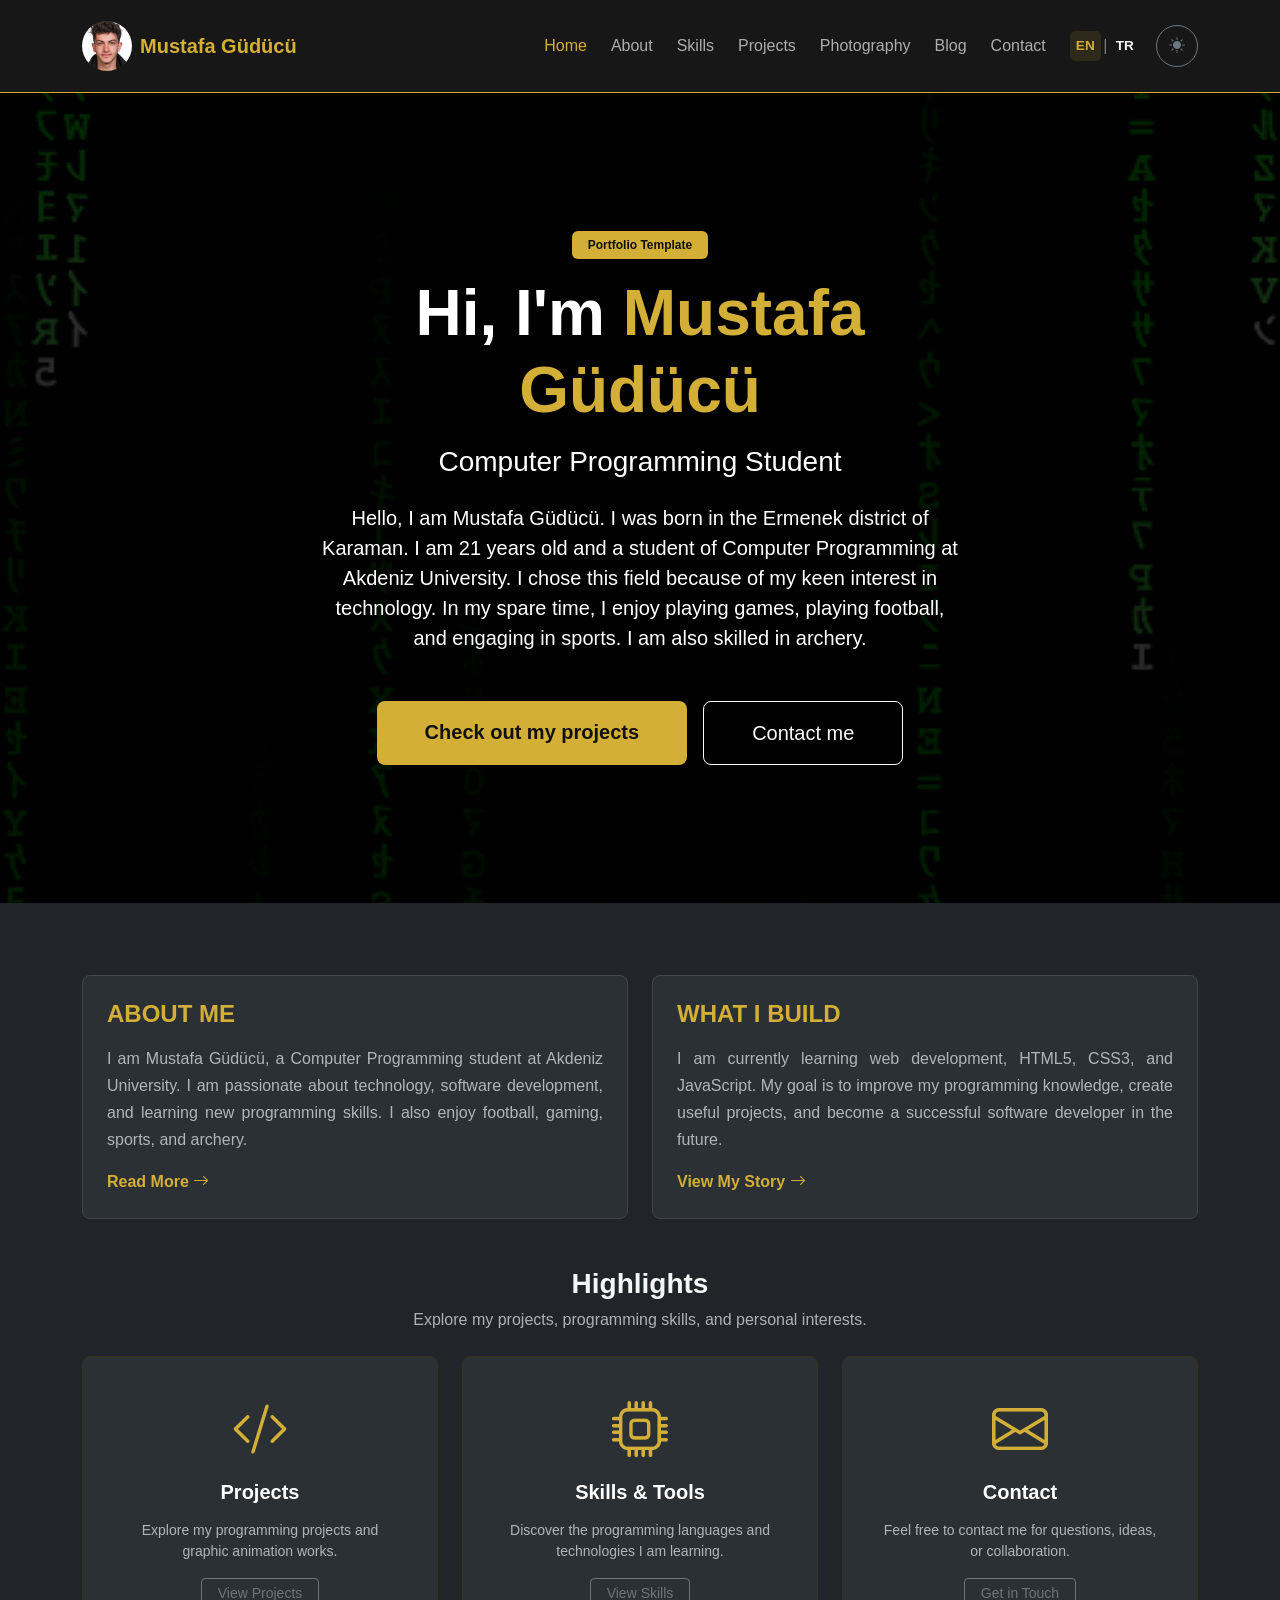
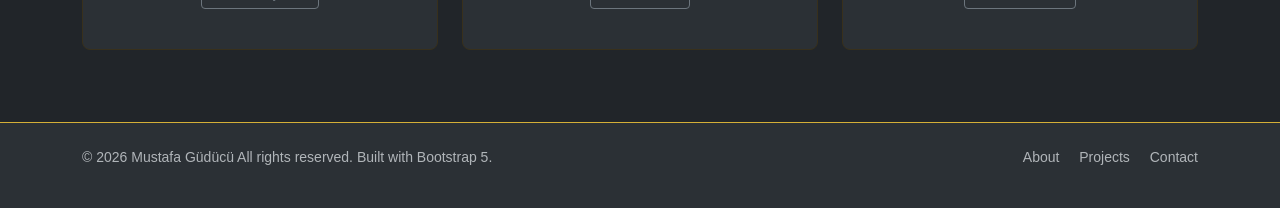
<file: index.html>
<!DOCTYPE html>
<!DOCTYPE html>

<html data-bs-theme="dark" lang="en">
<head>
<script>try { document.documentElement.setAttribute('data-bs-theme', localStorage.getItem('portfolio-theme') === 'light' ? 'light' : 'dark'); } catch (_) { document.documentElement.setAttribute('data-bs-theme', 'dark'); }</script>
<meta charset="utf-8"/>
<meta content="width=device-width, initial-scale=1.0" name="viewport"/>
<title>Mustafa Güdücü | Kişisel Web Sitesi</title>
<meta content="Explore the personal portfolio of Mustafa Güdücü, a Computer Programming student at Akdeniz University. Discover my skills, projects and interests." name="description"/>
<!--favicon-->
<link rel="icon" type="image/png" href="assets/images/favicon-round.png?v=2">
<!--bootstrap manuel-->
<link href="assets/css/bootstrap.min.css" rel="stylesheet"/>
<!--bootstrap icons-->
<link href="https://cdn.jsdelivr.net/npm/bootstrap-icons@1.11.3/font/bootstrap-icons.min.css" rel="stylesheet"/>
<!--css manuel-->
<link href="assets/css/style.css" rel="stylesheet"/>
<!-- Page-specific styles moved to assets/css/style.css -->
</head>
<body class="d-flex flex-column min-vh-100">
<nav class="navbar navbar-expand-lg bg-body-tertiary sticky-top py-3">
<div class="container">
<a class="navbar-brand d-flex align-items-center gap-2" href="index.html">
<img alt="Logo" class="d-inline-block align-text-top navbar-profile-photo" height="40" src="resim/images/mustafa.jpg" width="40"/>
<span class="fw-bold tracking-wide">Mustafa Güdücü</span>
</a>
<button aria-label="Toggle navigation" class="navbar-toggler" data-bs-target="#navbarNav" data-bs-toggle="collapse" title="Toggle navigation" type="button">
<i class="bi bi-three-dots-vertical mobile-menu-icon" aria-hidden="true"></i>
</button>
<div class="collapse navbar-collapse" id="navbarNav">
<ul class="navbar-nav ms-auto align-items-center gap-2">
<li class="nav-item"><a class="nav-link active" href="index.html">Home</a></li>
<li class="nav-item"><a class="nav-link" href="about.html">About</a></li>
<li class="nav-item"><a class="nav-link" href="skills.html">Skills</a></li>
<li class="nav-item"><a class="nav-link" href="projects.html">Projects</a></li>
<li class="nav-item"><a class="nav-link" href="photography.html">Photography</a></li>
<li class="nav-item"><a class="nav-link" href="blog.html">Blog</a></li>
<li class="nav-item"><a class="nav-link" href="contact.html">Contact</a></li>
<li class="nav-item ms-lg-2"><div aria-label="Language / Dil" class="language-switch" role="group"><a aria-current="page" aria-label="Switch to English" class="language-en" href="index.html" lang="en">EN</a><span aria-hidden="true" class="language-divider">|</span><a aria-label="Türkçeye geç" class="language-tr" href="tr-index.html" lang="tr">TR</a></div></li><li class="nav-item ms-lg-2">
<button aria-label="Toggle color theme" class="btn btn-outline-secondary theme-toggle-btn" id="themeToggle" title="Toggle color theme" type="button">
<i class="bi bi-sun-fill" id="themeIcon"></i>
</button>
</li>
</ul>
</div>
</div>
</nav>
<section class="hero-section text-white">
<div class="container">
<div class="row">
<div class="col-lg-8 col-xl-7 mx-auto text-center">
<span class="badge text-bg-warning mb-3 px-3 py-2 text-white hero-badge">Portfolio Template</span>
<h1 class="display-3 fw-bold mb-3">Hi, I'm <span class="hero-name-accent">Mustafa Güdücü</span></h1>
<h3 class="mb-4">Computer Programming Student</h3>
<p class="lead mb-5 text-white-50">
                       Hello, I am Mustafa Güdücü. I was born in the Ermenek district of Karaman. I am 21 years old and a student of Computer Programming at Akdeniz University. I chose this field because of my keen interest in technology. In my spare time, I enjoy playing games, playing football, and engaging in sports. I am also skilled in archery.
                    </p>
<div class="d-flex gap-3 justify-content-center">
<a class="btn btn-accent btn-lg px-5 py-3" href="projects.html">Check out my projects</a>
<a class="btn btn-outline-light btn-lg px-5 py-3" href="contact.html">Contact me</a>
</div>
</div>
</div>
</div>
</section>
<main class="py-5 bg-body">
<div class="container my-4">
<div class="row g-4 mb-5">
<div class="col-md-6">
<div class="h-100 p-4 bg-body-tertiary rounded-3 border border-secondary-subtle">
<h2 class="h4 fw-bold text-uppercase mb-3 summary-heading">About Me</h2>
<p class="text-body-secondary mb-3 summary-text">
                           
I am Mustafa Güdücü, a Computer Programming student
at Akdeniz University. I am passionate about
technology, software development, and learning
new programming skills. I also enjoy football,
gaming, sports, and archery.

                        </p>
<a class="text-decoration-none fw-semibold summary-link" href="about.html">Read More <i class="bi bi-arrow-right"></i></a>
</div>
</div>
<div class="col-md-6">
<div class="h-100 p-4 bg-body-tertiary rounded-3 border border-secondary-subtle">
<h2 class="h4 fw-bold text-uppercase mb-3 summary-heading">What I Build</h2>
<p class="text-body-secondary mb-3 summary-text">
                            
I am currently learning web development,
HTML5, CSS3, and JavaScript. My goal is to
improve my programming knowledge, create
useful projects, and become a successful
software developer in the future.

                        </p>
<a class="text-decoration-none fw-semibold summary-link" href="about.html">View My Story <i class="bi bi-arrow-right"></i></a>
</div>
</div>
</div>
<div class="text-center mb-4">
<h3 class="fw-bold">Highlights</h3>
<p class="text-body-secondary">Explore my projects, programming skills, and personal interests.</p>
</div>
<div class="row g-4">
<div class="col-md-4">
<div class="card h-100 bg-body-tertiary text-center p-4 feature-card rounded-3">
<div class="card-body d-flex flex-column align-items-center">
<i class="bi bi-code-slash display-4 mb-3 feature-icon"></i>
<h4 class="card-title fw-bold h5">Projects</h4>
<p class="card-text text-body-secondary small mt-2">
                                Explore my programming projects and graphic animation works.
                            </p>
<a class="btn btn-sm btn-outline-secondary mt-auto px-3" href="projects.html">View Projects</a>
</div>
</div>
</div>
<div class="col-md-4">
<div class="card h-100 bg-body-tertiary text-center p-4 feature-card rounded-3">
<div class="card-body d-flex flex-column align-items-center">
<i class="bi bi-cpu display-4 mb-3 feature-icon"></i>
<h4 class="card-title fw-bold h5">Skills &amp; Tools</h4>
<p class="card-text text-body-secondary small mt-2">
                                Discover the programming languages and technologies I am learning.
                            </p>
<a class="btn btn-sm btn-outline-secondary mt-auto px-3" href="skills.html">View Skills</a>
</div>
</div>
</div>
<div class="col-md-4">
<div class="card h-100 bg-body-tertiary text-center p-4 feature-card rounded-3">
<div class="card-body d-flex flex-column align-items-center">
<i class="bi bi-envelope display-4 mb-3 feature-icon"></i>
<h4 class="card-title fw-bold h5">Contact</h4>
<p class="card-text text-body-secondary small mt-2">
                                Feel free to contact me for questions, ideas, or collaboration.
                            </p>
<a class="btn btn-sm btn-outline-secondary mt-auto px-3" href="contact.html">Get in Touch</a>
</div>
</div>
</div>
</div>
</div>
</main>
<footer class="bg-body-tertiary py-4 mt-auto">
<div class="container">
<div class="row align-items-center grey-text text-body-secondary small mb-3">
<div class="col-md-6 text-center text-md-start mb-3 mb-md-0">
                    © 2026 Mustafa Güdücü All rights reserved. Built with Bootstrap 5.
                </div>
<div class="col-md-6 text-center text-md-end">
<a class="text-decoration-none text-body-secondary me-3" href="about.html">About</a>
<a class="text-decoration-none text-body-secondary me-3" href="projects.html">Projects</a>
<a class="text-decoration-none text-body-secondary" href="contact.html">Contact</a>
</div>
</div>
</div></footer>
<!--bootstrap manuel js-->
<script crossorigin="anonymous" integrity="sha384-YvpcrYf0tY3lHB60NNkmXc5s9fDVZLESaAA55NDzOxhy9GkcIdslK1eN7N6jIeHz" src="https://cdn.jsdelivr.net/npm/bootstrap@5.3.3/dist/js/bootstrap.bundle.min.js"></script>
<script src="assets/js/main.js"></script>
<script src="assets/js/theme.js"></script>
</body>
</html>
</file>
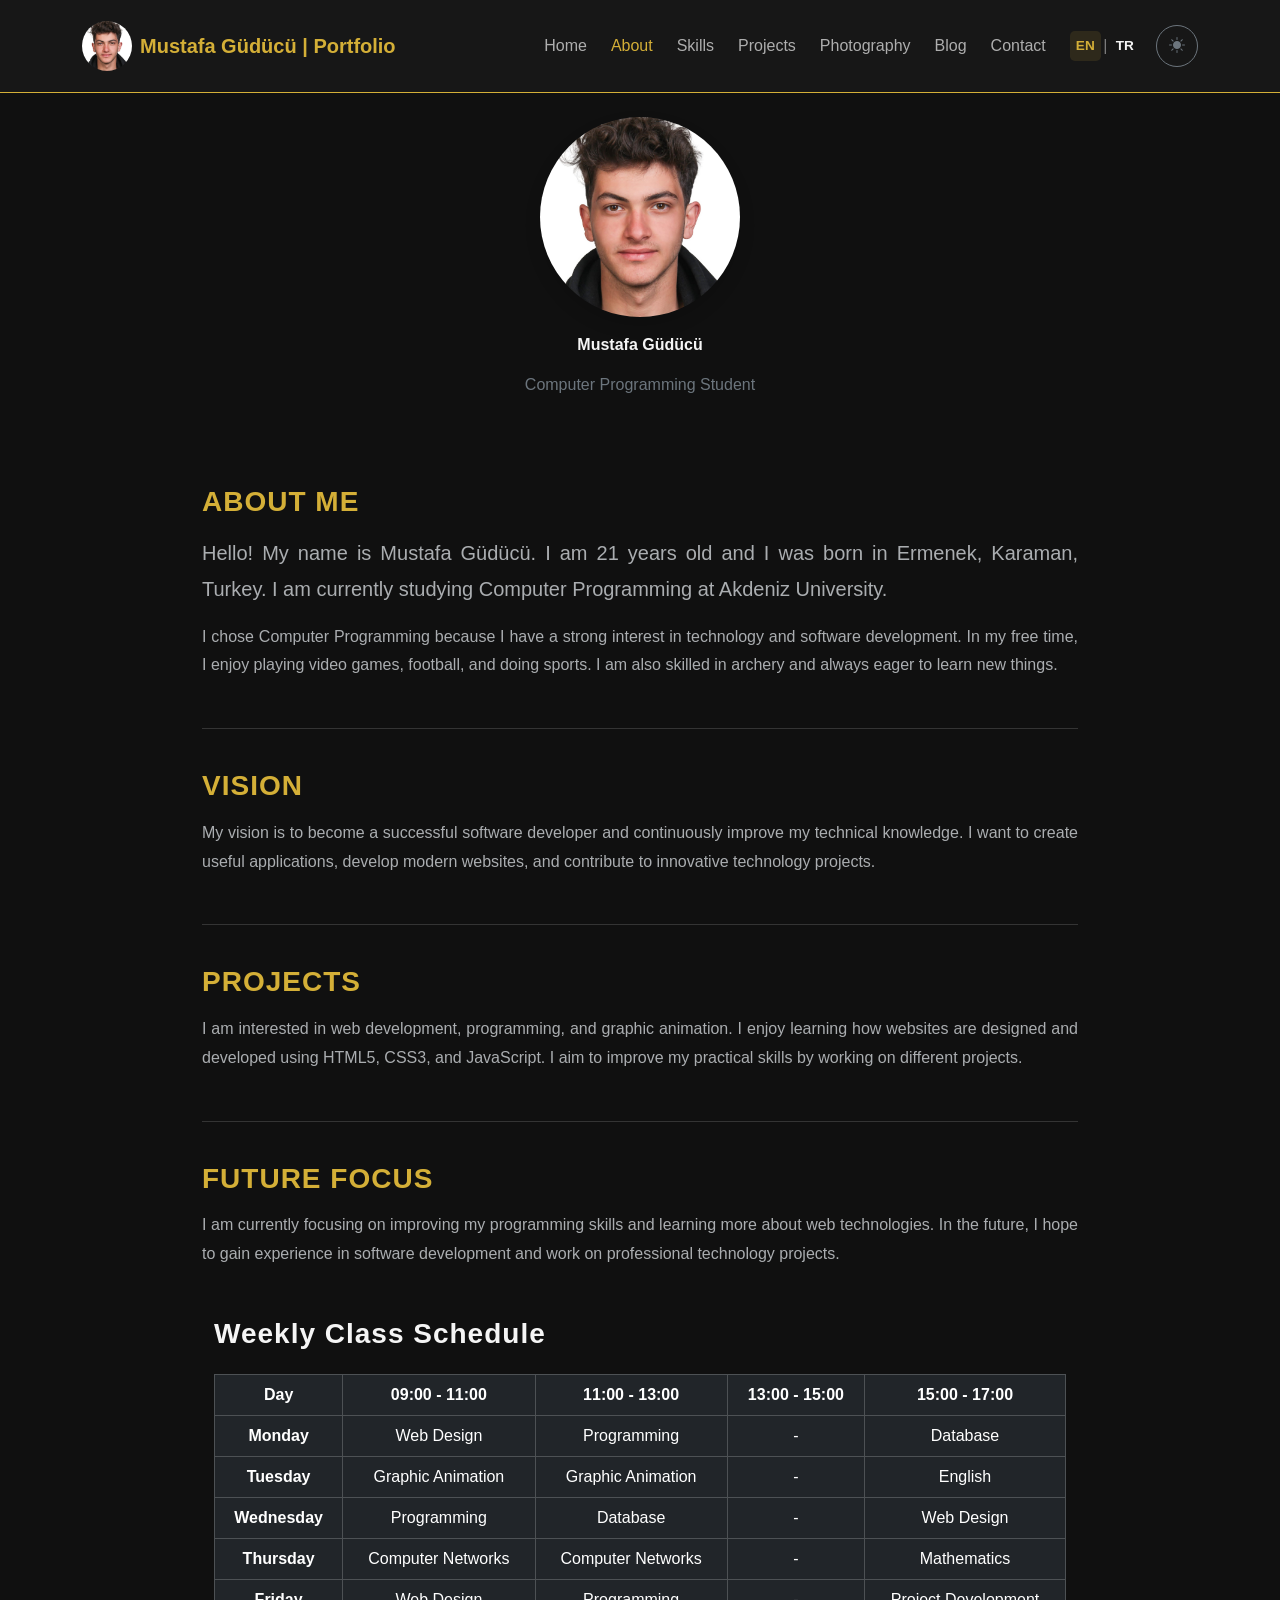
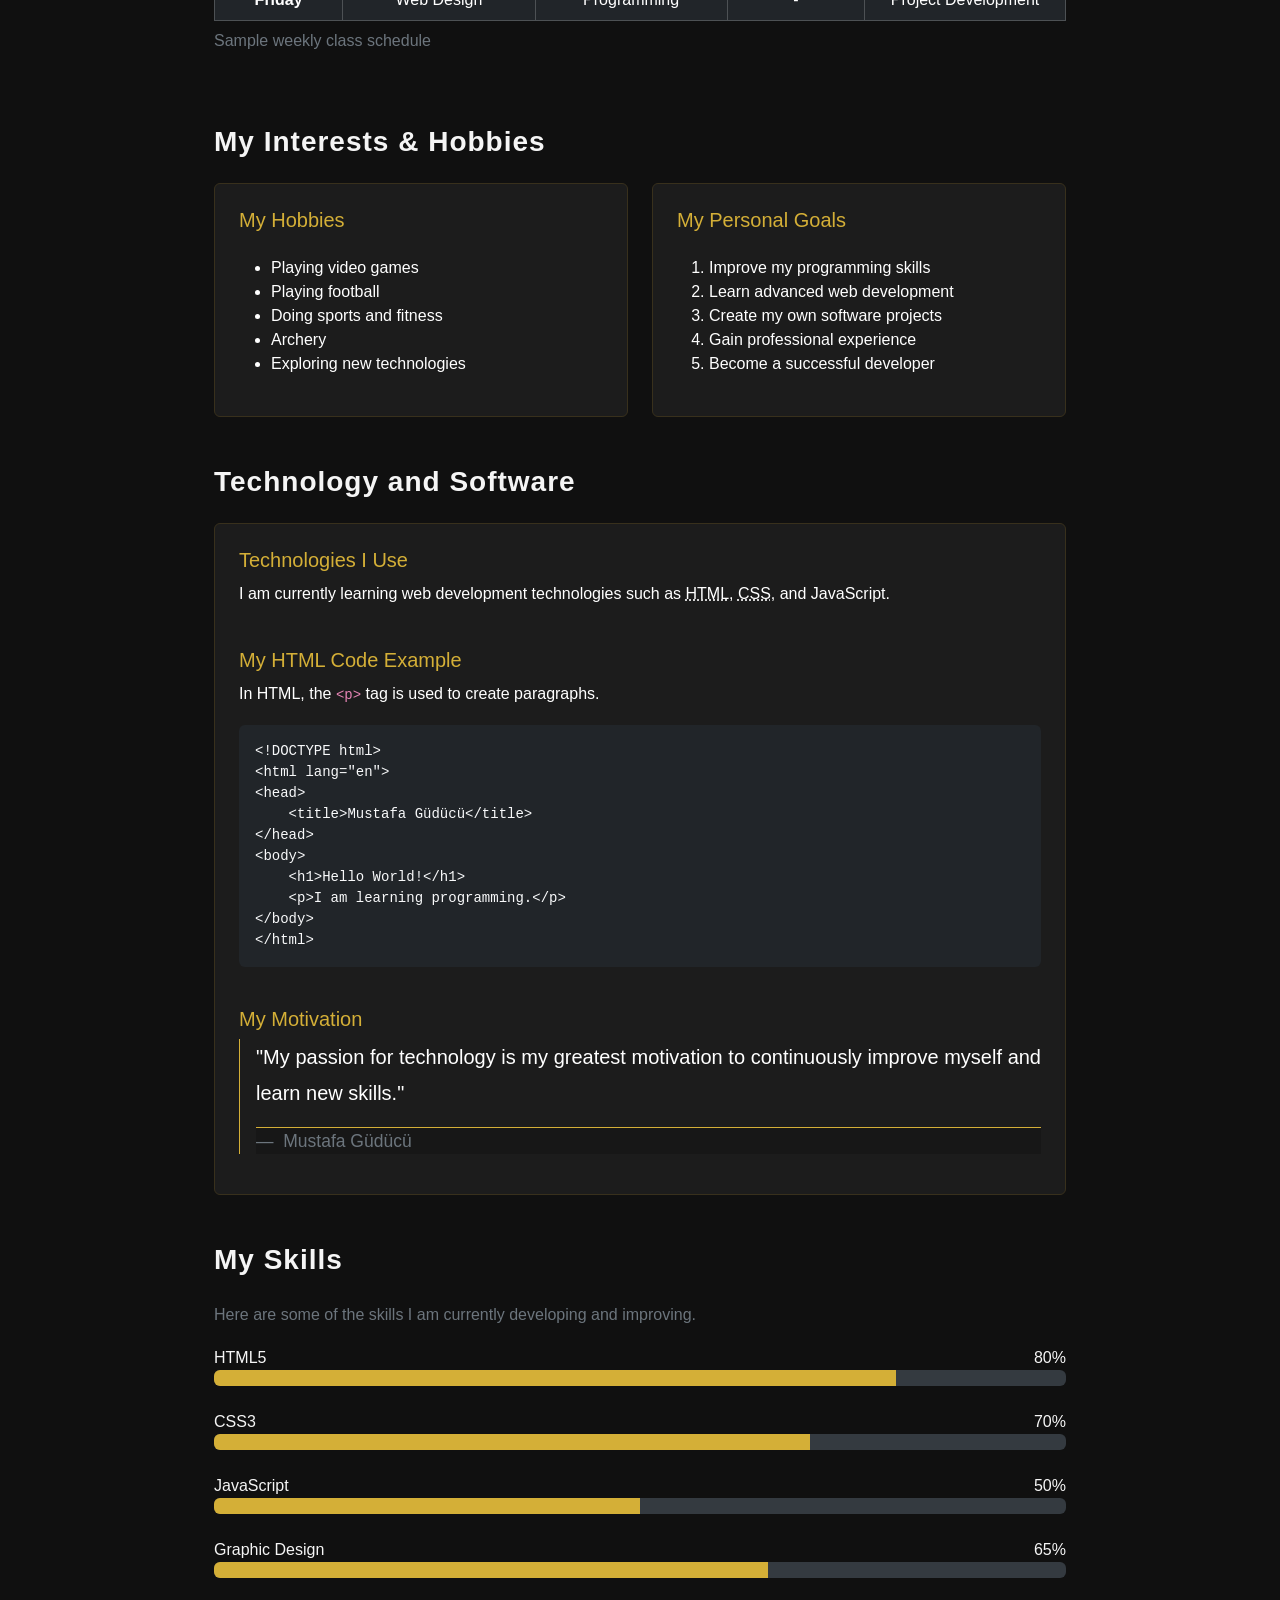
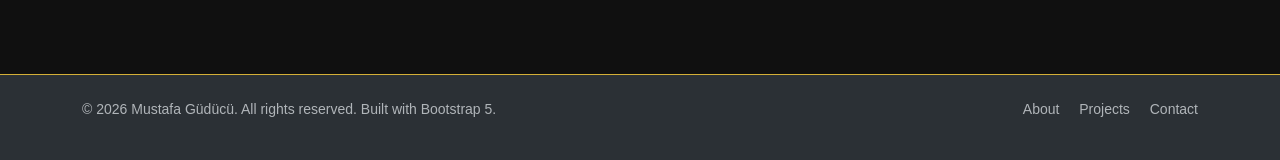
<file: about.html>
<!DOCTYPE html>
<!DOCTYPE html>

<html data-bs-theme="dark" lang="en">
<head>
<script>try { document.documentElement.setAttribute('data-bs-theme', localStorage.getItem('portfolio-theme') === 'light' ? 'light' : 'dark'); } catch (_) { document.documentElement.setAttribute('data-bs-theme', 'dark'); }</script>
<meta charset="utf-8"/>
<meta content="width=device-width, initial-scale=1.0" name="viewport"/>
<meta content="Learn more about Mustafa Güdücü, a Computer Programming student at Akdeniz University, including his education, interests, skills, and future goals." name="description"/>
<!-- TODO: Update the title with your name or brand (e.g. "About Me | John Doe") -->
<title>About Me | Mustafa Güdücü</title>
<!-- TODO: Replace the href link below with your own favicon URL or path -->
<link rel="icon" type="image/png" href="assets/images/favicon-round.png?v=2">
<!-- Bootstrap HTML link connection -->
<link crossorigin="anonymous" href="https://cdn.jsdelivr.net/npm/bootstrap@5.3.3/dist/css/bootstrap.min.css" integrity="sha384-QWTKZyjpPEjISv5WaRU9OFeRpok6YctnYmDr5pNlyT2bRjXh0JMhjY6hW+ALEwIH" rel="stylesheet"/>
<!-- Bootstrap Icons link connection -->
<link href="assets/css/bootstrap.min.css" rel="stylesheet"/>
<link href="https://cdn.jsdelivr.net/npm/bootstrap-icons@1.11.3/font/bootstrap-icons.min.css" rel="stylesheet"/>
<link href="assets/css/style.css" rel="stylesheet"/>
<!-- Page-specific styles moved to assets/css/style.css -->
</head>
<body class="d-flex flex-column min-vh-100">
<nav class="navbar navbar-expand-lg bg-body-tertiary sticky-top py-3">
<div class="container">
<a class="navbar-brand d-flex align-items-center gap-2" href="index.html">
<!-- TODO: Add your logo image path to src and update the alt text -->
<img alt="Logo" class="navbar-profile-photo" height="40" src="resim/images/mustafa.jpg" width="40"/>
<!-- TODO: Change "Developer Portfolio" to your own brand name -->
<span class="fw-bold tracking-wide">Mustafa Güdücü | Portfolio</span>
</a>
<button aria-label="Toggle navigation" class="navbar-toggler" data-bs-target="#navbarNav" data-bs-toggle="collapse" title="Toggle navigation" type="button">
<i class="bi bi-three-dots-vertical mobile-menu-icon" aria-hidden="true"></i>
</button>
<div class="collapse navbar-collapse" id="navbarNav">
<ul class="navbar-nav ms-auto align-items-center gap-2">
<li class="nav-item">
<a class="nav-link" href="index.html">Home</a>
</li>
<li class="nav-item">
<a class="nav-link active" href="about.html">About</a>
</li>
<li class="nav-item">
<a class="nav-link" href="skills.html">Skills</a>
</li>
<li class="nav-item">
<a class="nav-link" href="projects.html">Projects</a>
</li>
<li class="nav-item">
<a class="nav-link" href="photography.html">Photography</a>
</li>
<li class="nav-item">
<a class="nav-link" href="blog.html">Blog</a>
</li>
<li class="nav-item">
<a class="nav-link" href="contact.html">Contact</a>
</li>
<li class="nav-item ms-lg-2"><div aria-label="Language / Dil" class="language-switch" role="group"><a aria-current="page" aria-label="Switch to English" class="language-en" href="about.html" lang="en">EN</a><span aria-hidden="true" class="language-divider">|</span><a aria-label="Türkçeye geç" class="language-tr" href="tr-about.html" lang="tr">TR</a></div></li><li class="nav-item ms-lg-2">
<button aria-label="Toggle color theme" class="btn btn-outline-secondary theme-toggle-btn" id="themeToggle" title="Toggle color theme" type="button">
<i class="bi bi-sun-fill" id="themeIcon"></i>
</button>
</li>
</ul>
</div>
</div>
</nav>
<!-- Profile Photo -->
<div class="text-center my-4">
<img alt="Mustafa Güdücü Profile Photo" class="img-fluid rounded-circle shadow" src="resim/images/mustafa.jpg" style="width: 200px; height: 200px; object-fit: cover;"/>
<p class="mt-3 fw-bold">
        Mustafa Güdücü
    </p>
<p class="text-secondary">
        Computer Programming Student
    </p>
</div>
<main class="container my-5 flex-grow-1 about-section">
<section class="mb-5">
<h2 class="text-uppercase mb-3 accent-heading">About Me</h2>
<!-- TODO: Add a short, impactful lead bio sentence summarizing who you are -->
<p class="text-body-secondary lead">
          
Hello! My name is Mustafa Güdücü. I am 21 years old
and I was born in Ermenek, Karaman, Turkey.
I am currently studying Computer Programming
at Akdeniz University.

        </p>
<!-- TODO: Describe your background, developer journey, and core passions -->
<p class="text-body-secondary">
          
I chose Computer Programming because I have a strong
interest in technology and software development.
In my free time, I enjoy playing video games,
football, and doing sports. I am also skilled
in archery and always eager to learn new things.

        </p>
</section>
<div class="about-divider"></div>
<section class="mb-5">
<h2 class="text-uppercase mb-3 accent-heading">Vision</h2>
<!-- TODO: Write your vision statement, engineering philosophy, or long-term career goals -->
<p class="text-body-secondary">
          
My vision is to become a successful software developer
and continuously improve my technical knowledge.
I want to create useful applications, develop
modern websites, and contribute to innovative
technology projects.

        </p>
</section>
<div class="about-divider"></div>
<section class="mb-5">
<h2 class="text-uppercase mb-3 accent-heading">Projects</h2>
<!-- TODO: Summarize the types of software or systems you specialize in (e.g., SaaS, Web APIs, Mobile) -->
<p class="text-body-secondary">
          
I am interested in web development, programming,
and graphic animation. I enjoy learning how
websites are designed and developed using
HTML5, CSS3, and JavaScript. I aim to improve
my practical skills by working on different projects.

        </p>
</section>
<div class="about-divider"></div>
<section class="mb-4">
<h2 class="text-uppercase mb-3 accent-heading">Future Focus</h2>
<!-- TODO: Mention technologies, frameworks, or concepts you are currently mastering or exploring next -->
<p class="text-body-secondary">
          
I am currently focusing on improving my programming
skills and learning more about web technologies.
In the future, I hope to gain experience in
software development and work on professional
technology projects.


        </p>
</section>
<!-- Weekly Class Schedule -->
<section class="container my-5">
<h2 class="mb-4">Weekly Class Schedule</h2>
<div class="table-responsive">
<table class="table table-dark table-bordered table-hover text-center align-middle">
<caption class="text-secondary">
                Sample weekly class schedule
            </caption>
<thead>
<tr>
<th scope="col">Day</th>
<th scope="col">09:00 - 11:00</th>
<th scope="col">11:00 - 13:00</th>
<th scope="col">13:00 - 15:00</th>
<th scope="col">15:00 - 17:00</th>
</tr>
</thead>
<tbody>
<tr>
<th scope="row">Monday</th>
<td>Web Design</td>
<td>Programming</td>
<td>-</td>
<td>Database</td>
</tr>
<tr>
<th scope="row">Tuesday</th>
<td>Graphic Animation</td>
<td>Graphic Animation</td>
<td>-</td>
<td>English</td>
</tr>
<tr>
<th scope="row">Wednesday</th>
<td>Programming</td>
<td>Database</td>
<td>-</td>
<td>Web Design</td>
</tr>
<tr>
<th scope="row">Thursday</th>
<td>Computer Networks</td>
<td>Computer Networks</td>
<td>-</td>
<td>Mathematics</td>
</tr>
<tr>
<th scope="row">Friday</th>
<td>Web Design</td>
<td>Programming</td>
<td>-</td>
<td>Project Development</td>
</tr>
</tbody>
</table>
</div>
</section>
<!-- Interests and Hobbies -->
<section class="container my-5">
<h2 class="mb-4">My Interests &amp; Hobbies</h2>
<div class="row g-4">
<!-- Unordered List -->
<div class="col-md-6">
<div class="card h-100 p-4">
<h3 class="h5 text-warning">
                    My Hobbies
                </h3>
<ul class="mt-3">
<li>Playing video games</li>
<li>Playing football</li>
<li>Doing sports and fitness</li>
<li>Archery</li>
<li>Exploring new technologies</li>
</ul>
</div>
</div>
<!-- Ordered List -->
<div class="col-md-6">
<div class="card h-100 p-4">
<h3 class="h5 text-warning">
                    My Personal Goals
                </h3>
<ol class="mt-3">
<li>Improve my programming skills</li>
<li>Learn advanced web development</li>
<li>Create my own software projects</li>
<li>Gain professional experience</li>
<li>Become a successful developer</li>
</ol>
</div>
</div>
</div>
</section>
<!-- Technology and Software Section -->
<section class="container my-5">
<h2 class="mb-4">Technology and Software</h2>
<div class="card p-4">
<h3 class="h5 text-warning">Technologies I Use</h3>
<p>
            I am currently learning web development
            technologies such as
            <abbr title="HyperText Markup Language">HTML</abbr>,
            <abbr title="Cascading Style Sheets">CSS</abbr>,
            and JavaScript.
        </p>
<h3 class="h5 text-warning mt-4">My HTML Code Example</h3>
<p>
            In HTML, the
            <code>&lt;p&gt;</code> tag is used
            to create paragraphs.
        </p>
<pre class="bg-dark text-light p-3 rounded"><code>&lt;!DOCTYPE html&gt;
&lt;html lang="en"&gt;
&lt;head&gt;
    &lt;title&gt;Mustafa Güdücü&lt;/title&gt;
&lt;/head&gt;
&lt;body&gt;
    &lt;h1&gt;Hello World!&lt;/h1&gt;
    &lt;p&gt;I am learning programming.&lt;/p&gt;
&lt;/body&gt;
&lt;/html&gt;</code></pre>
<h3 class="h5 text-warning mt-4">My Motivation</h3>
<blockquote class="blockquote border-start border-warning ps-3">
<p>
                "My passion for technology is my
                greatest motivation to continuously
                improve myself and learn new skills."
            </p>
<footer class="blockquote-footer mt-2">
                Mustafa Güdücü
            </footer>
</blockquote>
</div>
</section>
<!-- My Skills Section -->
<section class="container my-5">
<h2 class="mb-4">My Skills</h2>
<p class="text-secondary">
        Here are some of the skills I am currently
        developing and improving.
    </p>
<!-- HTML5 -->
<div class="mb-4">
<div class="d-flex justify-content-between">
<span>HTML5</span>
<span>80%</span>
</div>
<div class="progress">
<div aria-valuemax="100" aria-valuemin="0" aria-valuenow="80" class="progress-bar bg-warning" role="progressbar" style="width: 80%;">
</div>
</div>
</div>
<!-- CSS3 -->
<div class="mb-4">
<div class="d-flex justify-content-between">
<span>CSS3</span>
<span>70%</span>
</div>
<div class="progress">
<div aria-valuemax="100" aria-valuemin="0" aria-valuenow="70" class="progress-bar bg-warning" role="progressbar" style="width: 70%;">
</div>
</div>
</div>
<!-- JavaScript -->
<div class="mb-4">
<div class="d-flex justify-content-between">
<span>JavaScript</span>
<span>50%</span>
</div>
<div class="progress">
<div aria-valuemax="100" aria-valuemin="0" aria-valuenow="50" class="progress-bar bg-warning" role="progressbar" style="width: 50%;">
</div>
</div>
</div>
<!-- Graphic Design -->
<div class="mb-4">
<div class="d-flex justify-content-between">
<span>Graphic Design</span>
<span>65%</span>
</div>
<div class="progress">
<div aria-valuemax="100" aria-valuemin="0" aria-valuenow="65" class="progress-bar bg-warning" role="progressbar" style="width: 65%;">
</div>
</div>
</div>
</section>
</main>
<footer class="bg-body-tertiary py-4 mt-auto">
<div class="container">
<div class="row align-items-center text-body-secondary small mb-3">
<!-- TODO: Update copyright year and replace [Your Name] -->
<div class="col-md-6 text-center text-md-start mb-3 mb-md-0">
            © 2026 Mustafa Güdücü. All rights reserved. Built with Bootstrap
            5.
          </div>
<div class="col-md-6 text-center text-md-end">
<a class="text-decoration-none text-body-secondary me-3" href="about.html">About</a>
<a class="text-decoration-none text-body-secondary me-3" href="projects.html">Projects</a>
<a class="text-decoration-none text-body-secondary" href="contact.html">Contact</a>
</div>
</div>
</div></footer>
<!--bootstrap manuel js-->
<script crossorigin="anonymous" integrity="sha384-YvpcrYf0tY3lHB60NNkmXc5s9fDVZLESaAA55NDzOxhy9GkcIdslK1eN7N6jIeHz" src="https://cdn.jsdelivr.net/npm/bootstrap@5.3.3/dist/js/bootstrap.bundle.min.js"></script>
<script>
      // Switch Theme
      
    </script>
<script src="assets/js/main.js"></script>
<script src="assets/js/theme.js"></script>
</body>
</html>
</file>
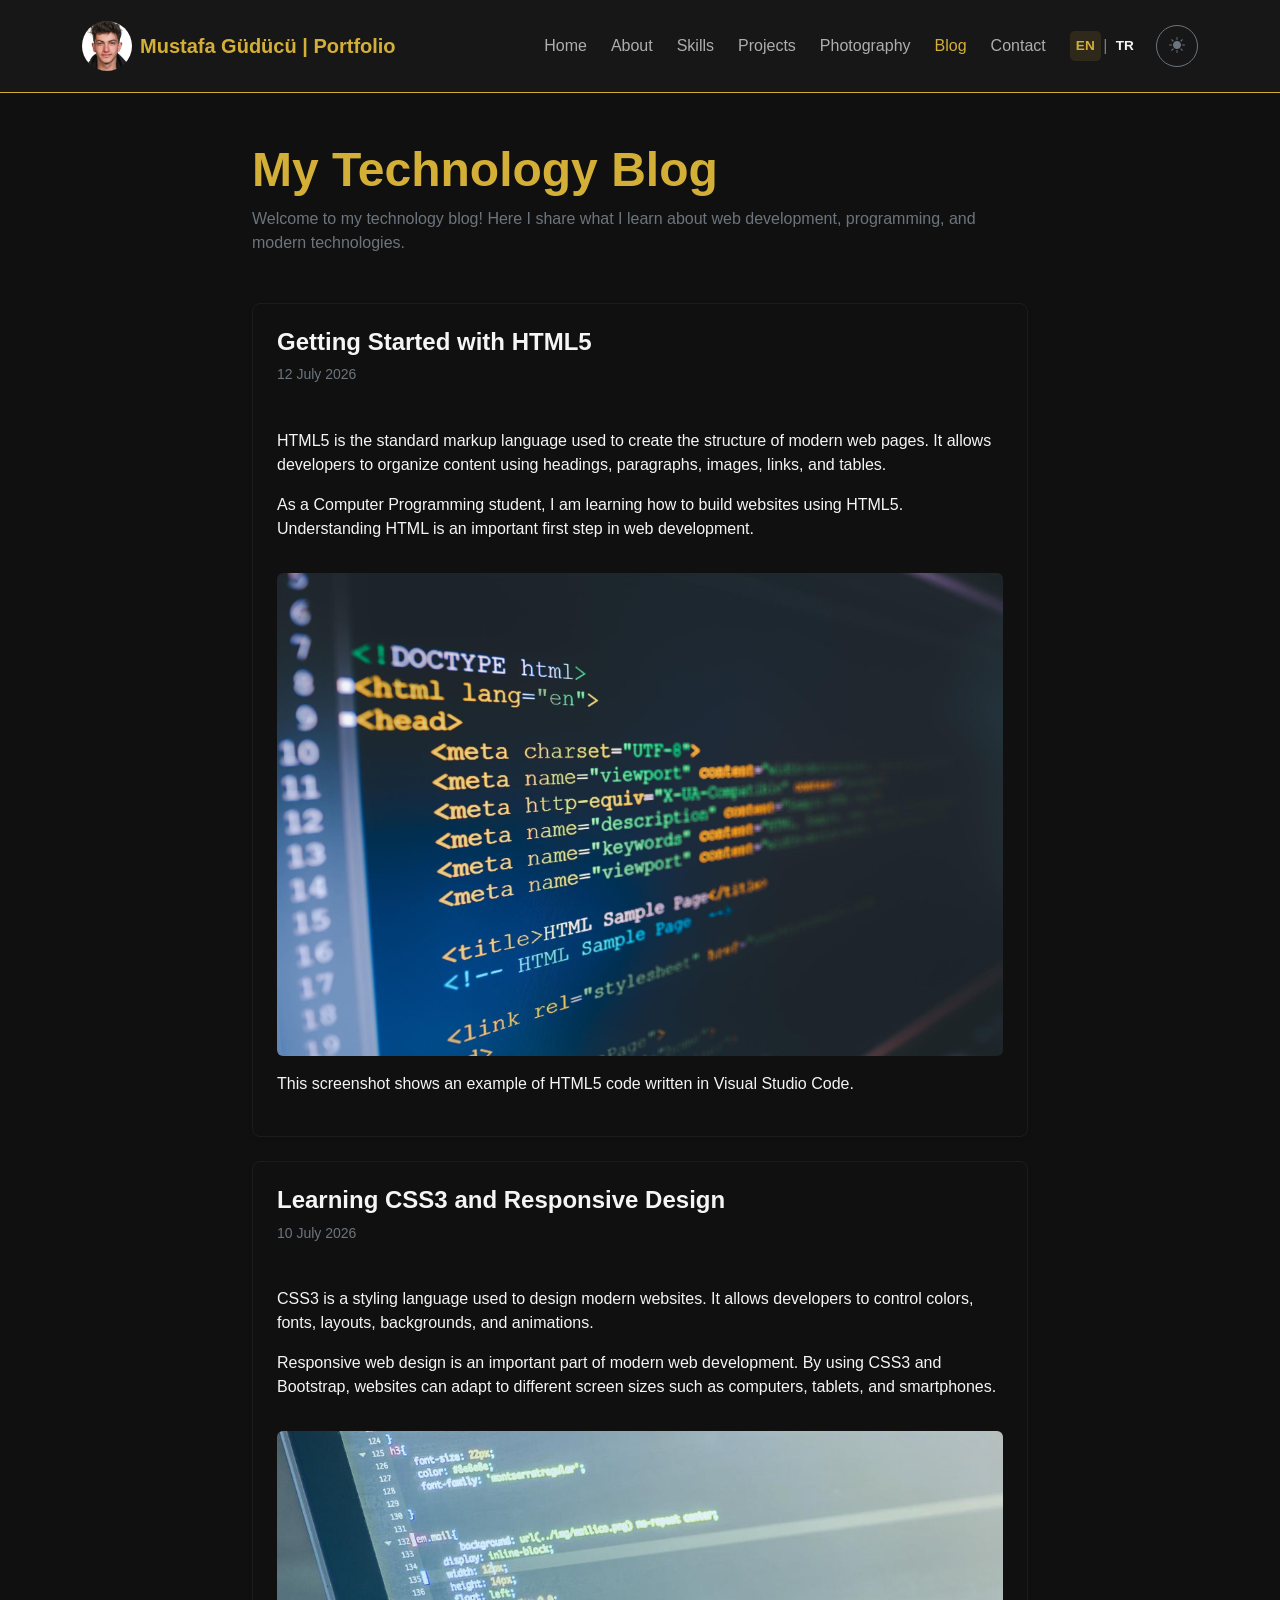
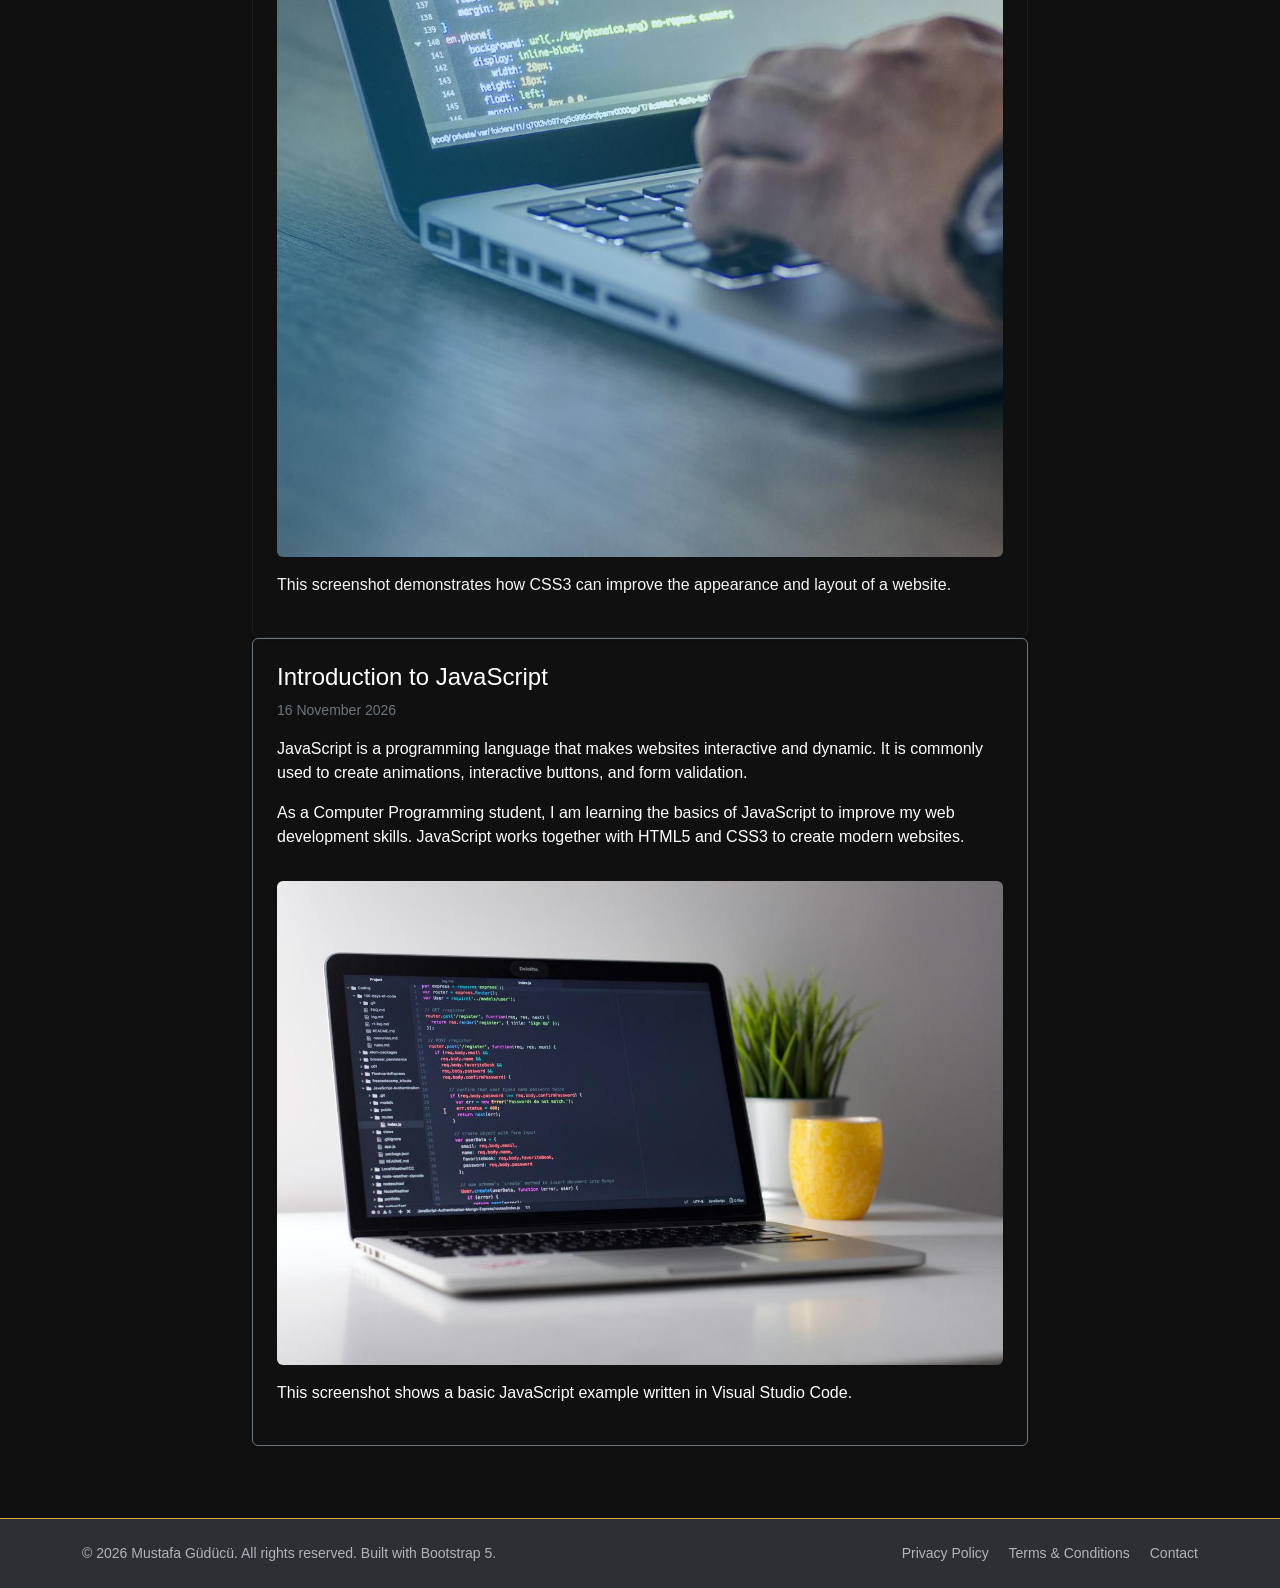
<file: blog.html>
<!DOCTYPE html>
<!DOCTYPE html>

<html data-bs-theme="dark" lang="en">
<head>
<script>try { document.documentElement.setAttribute('data-bs-theme', localStorage.getItem('portfolio-theme') === 'light' ? 'light' : 'dark'); } catch (_) { document.documentElement.setAttribute('data-bs-theme', 'dark'); }</script>
<meta charset="utf-8"/>
<meta content="width=device-width, initial-scale=1.0" name="viewport"/>
<title>My Blog | Mustafa Güdücü</title>
<link rel="icon" type="image/png" href="assets/images/favicon-round.png?v=2">
<!-- Bootstrap HTML link -->
<link crossorigin="anonymous" href="https://cdn.jsdelivr.net/npm/bootstrap@5.3.3/dist/css/bootstrap.min.css" integrity="sha384-QWTKZyjpPEjISv5WaRU9OFeRpok6YctnYmDr5pNlyT2bRjXh0JMhjY6hW+ALEwIH" rel="stylesheet"/>
<link href="assets/css/bootstrap.min.css" rel="stylesheet"/>
<link href="https://cdn.jsdelivr.net/npm/bootstrap-icons@1.11.3/font/bootstrap-icons.min.css" rel="stylesheet"/>
<link href="assets/css/style.css" rel="stylesheet"/>
<!-- Page-specific styles moved to assets/css/style.css -->
</head>
<meta content="Read Mustafa Güdücü's blog articles about HTML5, CSS3, JavaScript, and web development." name="description"/>
<body class="d-flex flex-column min-vh-100">
<nav class="navbar navbar-expand-lg bg-body-tertiary sticky-top py-3">
<div class="container">
<a class="navbar-brand d-flex align-items-center gap-2" href="index.html">
<img alt="Logo" class="navbar-profile-photo" height="40" src="resim/images/mustafa.jpg" width="40"/>
<span class="fw-bold tracking-wide">Mustafa Güdücü | Portfolio</span>
</a>
<button aria-label="Toggle navigation" class="navbar-toggler" data-bs-target="#navbarNav" data-bs-toggle="collapse" title="Toggle navigation" type="button">
<i class="bi bi-three-dots-vertical mobile-menu-icon" aria-hidden="true"></i>
</button>
<div class="collapse navbar-collapse" id="navbarNav">
<ul class="navbar-nav ms-auto align-items-center gap-2">
<li class="nav-item"><a class="nav-link" href="index.html">Home</a></li>
<li class="nav-item"><a class="nav-link" href="about.html">About</a></li>
<li class="nav-item"><a class="nav-link" href="skills.html">Skills</a></li>
<li class="nav-item"><a class="nav-link" href="projects.html">Projects</a></li>
<li class="nav-item"><a class="nav-link" href="photography.html">Photography</a></li>
<li class="nav-item"><a class="nav-link active" href="blog.html">Blog</a></li>
<li class="nav-item"><a class="nav-link" href="contact.html">Contact</a></li>
<li class="nav-item ms-lg-2"><div aria-label="Language / Dil" class="language-switch" role="group"><a aria-current="page" aria-label="Switch to English" class="language-en" href="blog.html" lang="en">EN</a><span aria-hidden="true" class="language-divider">|</span><a aria-label="Türkçeye geç" class="language-tr" href="tr-blog.html" lang="tr">TR</a></div></li><li class="nav-item ms-lg-2">
<button aria-label="Toggle color theme" class="btn btn-outline-secondary theme-toggle-btn" id="themeToggle" title="Toggle color theme" type="button">
<i class="bi bi-sun-fill" id="themeIcon"></i>
</button>
</li>
</ul>
</div>
</div>
</nav>
<main class="container my-5 flex-grow-1 blog-page">
<div class="mb-5">
<h1 class="display-5 fw-bold accent-heading">My Technology Blog</h1>
<p class="text-secondary mb-0"> Welcome to my technology blog! Here I share
  what I learn about web development, programming,
  and modern technologies.</p>
</div>
<div class="d-flex flex-column gap-4">
<article class="blog-card p-4 shadow-sm">
<h2 class="h4 fw-bold mb-2">Getting Started with HTML5</h2>
<span class="text-secondary small d-block mb-3">12 July 2026</span>
<p class="text-body-secondary mb-0" style="white-space: pre-line; line-height: 1.7;">
<p>
  HTML5 is the standard markup language used to
  create the structure of modern web pages.
  It allows developers to organize content using
  headings, paragraphs, images, links, and tables.
</p>
<p>
  As a Computer Programming student, I am learning
  how to build websites using HTML5. Understanding
  HTML is an important first step in web development.
</p>
<img alt="HTML5 code example in Visual Studio Code" class="img-fluid rounded my-3" loading="lazy" src="assets/images/blog1.jpg"/>
<p>
  This screenshot shows an example of HTML5 code
  written in Visual Studio Code.
</p>
</p>
</article>
<article class="blog-card p-4 shadow-sm">
<h2 class="h4 fw-bold mb-2">Learning CSS3 and Responsive Design</h2>
<span class="text-secondary small d-block mb-3">10 July 2026</span>
<p class="text-body-secondary mb-0" style="white-space: pre-line; line-height: 1.7;">
<p>
  CSS3 is a styling language used to design modern
  websites. It allows developers to control colors,
  fonts, layouts, backgrounds, and animations.
</p>
<p>
  Responsive web design is an important part of
  modern web development. By using CSS3 and
  Bootstrap, websites can adapt to different
  screen sizes such as computers, tablets,
  and smartphones.
</p>
<img alt="CSS3 and responsive web design example" class="img-fluid rounded my-3" loading="lazy" src="assets/images/blog2.jpg"/>
<p>
  This screenshot demonstrates how CSS3 can
  improve the appearance and layout of a website.
</p>
</p>
</article>
</div>
<article class="card bg-transparent border-secondary mb-4">
<div class="card-body p-4">
<h2 class="h4 text-white">
      Introduction to JavaScript
    </h2>
<p class="text-secondary small">
      16 November 2026
    </p>
<p>
      JavaScript is a programming language that
      makes websites interactive and dynamic.
      It is commonly used to create animations,
      interactive buttons, and form validation.
    </p>
<p>
      As a Computer Programming student, I am
      learning the basics of JavaScript to
      improve my web development skills.
      JavaScript works together with HTML5
      and CSS3 to create modern websites.
    </p>
<img alt="JavaScript programming example" class="img-fluid rounded my-3" loading="lazy" src="assets/images/blog3.jpg"/>
<p>
      This screenshot shows a basic JavaScript
      example written in Visual Studio Code.
    </p>
</div>
</article>
</main>
<footer class="bg-body-tertiary py-4 mt-auto">
<div class="container">
<div class="row align-items-center text-body-secondary small">
<div class="col-md-6 text-center text-md-start mb-3 mb-md-0">
                    © 2026 Mustafa Güdücü. All rights reserved. Built with Bootstrap 5.
                </div>
<div class="col-md-6 text-center text-md-end">
<a class="text-decoration-none text-body-secondary me-3" href="#">Privacy Policy</a>
<a class="text-decoration-none text-body-secondary me-3" href="#">Terms &amp; Conditions</a>
<a class="text-decoration-none text-body-secondary" href="contact.html">Contact</a>
</div>
</div>
</div></footer>
<script crossorigin="anonymous" integrity="sha384-YvpcrYf0tY3lHB60NNkmXc5s9fDVZLESaAA55NDzOxhy9GkcIdslK1eN7N6jIeHz" src="https://cdn.jsdelivr.net/npm/bootstrap@5.3.3/dist/js/bootstrap.bundle.min.js"></script>
<script src="assets/js/main.js"></script>
<script>
</script>
<script src="assets/js/theme.js"></script>
</body>
</html>
</file>
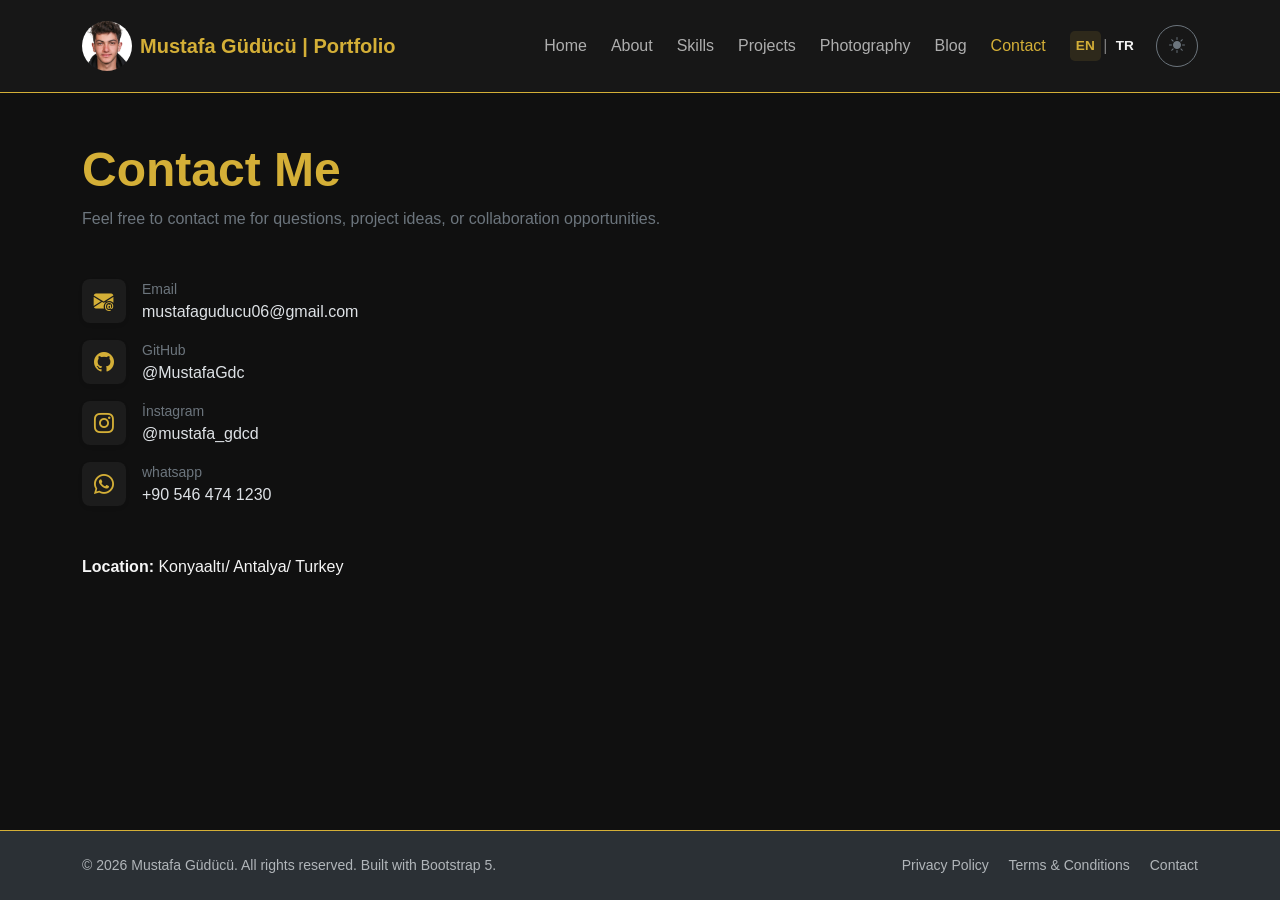
<file: contact.html>
<!DOCTYPE html>
<!DOCTYPE html>

<html data-bs-theme="dark" lang="en">
<head>
<script>try { document.documentElement.setAttribute('data-bs-theme', localStorage.getItem('portfolio-theme') === 'light' ? 'light' : 'dark'); } catch (_) { document.documentElement.setAttribute('data-bs-theme', 'dark'); }</script>
<meta charset="utf-8"/>
<meta content="width=device-width, initial-scale=1.0" name="viewport"/>
<title>Contact</title>
<link rel="icon" type="image/png" href="assets/images/favicon-round.png?v=2">
<!-- Bootstrap HTML link -->
<link crossorigin="anonymous" href="https://cdn.jsdelivr.net/npm/bootstrap@5.3.3/dist/css/bootstrap.min.css" integrity="sha384-QWTKZyjpPEjISv5WaRU9OFeRpok6YctnYmDr5pNlyT2bRjXh0JMhjY6hW+ALEwIH" rel="stylesheet"/>
<link href="assets/css/bootstrap.min.css" rel="stylesheet"/>
<link href="https://cdn.jsdelivr.net/npm/bootstrap-icons@1.11.3/font/bootstrap-icons.min.css" rel="stylesheet"/>
<link href="assets/css/style.css" rel="stylesheet"/>
</head>
<body class="d-flex flex-column min-vh-100">
<nav class="navbar navbar-expand-lg bg-body-tertiary sticky-top py-3">
<div class="container">
<a class="navbar-brand d-flex align-items-center gap-2" href="index.html">
<img alt="Logo" class="navbar-profile-photo" height="40" src="resim/images/mustafa.jpg" width="40"/>
<span class="fw-bold tracking-wide">Mustafa Güdücü | Portfolio</span>
</a>
<button aria-label="Toggle navigation" class="navbar-toggler" data-bs-target="#navbarNav" data-bs-toggle="collapse" title="Toggle navigation" type="button">
<i class="bi bi-three-dots-vertical mobile-menu-icon" aria-hidden="true"></i>
</button>
<div class="collapse navbar-collapse" id="navbarNav">
<ul class="navbar-nav ms-auto align-items-center gap-2">
<li class="nav-item"><a class="nav-link" href="index.html">Home</a></li>
<li class="nav-item"><a class="nav-link" href="about.html">About</a></li>
<li class="nav-item"><a class="nav-link" href="skills.html">Skills</a></li>
<li class="nav-item"><a class="nav-link" href="projects.html">Projects</a></li>
<li class="nav-item"><a class="nav-link" href="photography.html">Photography</a></li>
<li class="nav-item"><a class="nav-link" href="blog.html">Blog</a></li>
<li class="nav-item"><a class="nav-link active" href="contact.html">Contact</a></li>
<li class="nav-item ms-lg-2"><div aria-label="Language / Dil" class="language-switch" role="group"><a aria-current="page" aria-label="Switch to English" class="language-en" href="contact.html" lang="en">EN</a><span aria-hidden="true" class="language-divider">|</span><a aria-label="Türkçeye geç" class="language-tr" href="tr-contact.html" lang="tr">TR</a></div></li><li class="nav-item ms-lg-2">
<button aria-label="Toggle color theme" class="btn btn-outline-secondary theme-toggle-btn" id="themeToggle" title="Toggle color theme" type="button">
<i class="bi bi-sun-fill" id="themeIcon"></i>
</button>
</li>
</ul>
</div>
</div>
</nav>
<main class="container my-5 flex-grow-1">
<div class="mb-5 text-center text-md-start">
<h1 class="display-5 fw-bold accent-heading">Contact Me</h1>
<p class="text-secondary">  Feel free to contact me for questions,
  project ideas, or collaboration opportunities.</p>
</div>
<div class="row g-5">
<div class="col-lg-5">
<div class="d-flex flex-column gap-3">
<a class="text-decoration-none contact-link-row d-flex align-items-center gap-3" href="mailto:mustafaguducu06@gmail.com">
<div class="contact-icon-box shadow-sm">
<i class="bi bi-envelope-at-fill"></i>
</div>
<div>
<span class="text-secondary d-block small">Email</span>
<span class="text-body fw-medium">mustafaguducu06@gmail.com</span>
</div>
</a>
<a class="text-decoration-none contact-link-row d-flex align-items-center gap-3" href="https://github.com/MustafaGdc" rel="noopener noreferrer" target="_blank">
<div class="contact-icon-box shadow-sm">
<i class="bi bi-github"></i>
</div>
<div>
<span class="text-secondary d-block small">GitHub</span>
<span class="text-body fw-medium">@MustafaGdc</span>
</div>
</a>
<a class="text-decoration-none contact-link-row d-flex align-items-center gap-3" href="https://www.instagram.com/mustafa_gdcd/" rel="noopener noreferrer" target="_blank">
<div class="contact-icon-box shadow-sm">
<i class="bi bi-instagram"></i>
</div>
<div>
<span class="text-secondary d-block small">İnstagram</span>
<span class="text-body fw-medium">@mustafa_gdcd</span>
</div>
</a>
<a class="text-decoration-none contact-link-row d-flex align-items-center gap-3" href="https://api.whatsapp.com/send/?phone=905464741230&amp;text&amp;type=phone_number&amp;app_absent=0&amp;utm_source=ig" rel="noopener noreferrer" target="_blank">
<div class="contact-icon-box shadow-sm">
<i class="bi bi-whatsapp"></i>
</div>
<div>
<span class="text-secondary d-block small">whatsapp</span>
<span class="text-body fw-medium">+90 546 474 1230</span>
</div>
</a>
</div>
</div>
<p>
<strong>Location:</strong> Konyaaltı/ Antalya/ Turkey
</p>
</div></main>
<footer class="bg-body-tertiary py-4 mt-auto">
<div class="container">
<div class="row align-items-center text-body-secondary small">
<div class="col-md-6 text-center text-md-start mb-3 mb-md-0">
                    © 2026 Mustafa Güdücü. All rights reserved. Built with Bootstrap 5.
                </div>
<div class="col-md-6 text-center text-md-end">
<a class="text-decoration-none text-body-secondary me-3" href="#">Privacy Policy</a>
<a class="text-decoration-none text-body-secondary me-3" href="#">Terms &amp; Conditions</a>
<a class="text-decoration-none text-body-secondary" href="contact.html">Contact</a>
</div>
</div>
</div>
</footer>
<script crossorigin="anonymous" integrity="sha384-YvpcrYf0tY3lHB60NNkmXc5s9fDVZLESaAA55NDzOxhy9GkcIdslK1eN7N6jIeHz" src="https://cdn.jsdelivr.net/npm/bootstrap@5.3.3/dist/js/bootstrap.bundle.min.js"></script>
<script src="assets/js/main.js"></script>
<!--A JavaScript structure that manages the submission of the contact form and provides feedback to the user without refreshing the page.-->
<script src="assets/js/theme.js"></script>
</body>
</html>
</file>
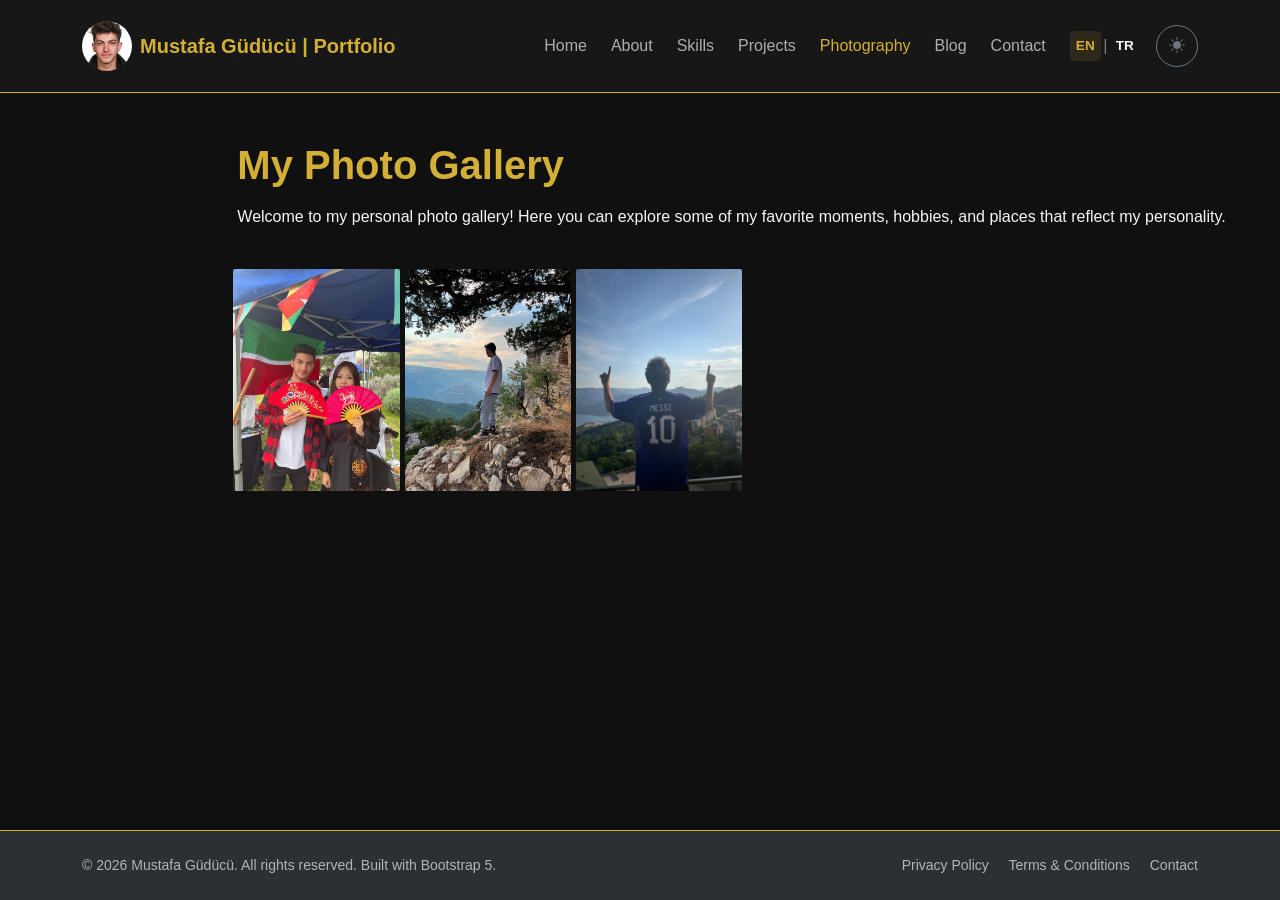
<file: photography.html>
<!DOCTYPE html>
<!DOCTYPE html>

<html data-bs-theme="dark" lang="en">
<head>
<script>try { document.documentElement.setAttribute('data-bs-theme', localStorage.getItem('portfolio-theme') === 'light' ? 'light' : 'dark'); } catch (_) { document.documentElement.setAttribute('data-bs-theme', 'dark'); }</script>
<meta charset="utf-8"/>
<meta content="width=device-width, initial-scale=1.0" name="viewport"/>
<title>My Gallery | Mustafa Güdücü</title>
<!--favicon-->
<link rel="icon" type="image/png" href="assets/images/favicon-round.png?v=2">
<!-- Bootstrap CSS link -->
<link crossorigin="anonymous" href="https://cdn.jsdelivr.net/npm/bootstrap@5.3.3/dist/css/bootstrap.min.css" integrity="sha384-QWTKZyjpPEjISv5WaRU9OFeRpok6YctnYmDr5pNlyT2bRjXh0JMhjY6hW+ALEwIH" rel="stylesheet"/>
<link href="assets/css/bootstrap.min.css" rel="stylesheet"/>
<link href="https://cdn.jsdelivr.net/npm/bootstrap-icons@1.11.3/font/bootstrap-icons.min.css" rel="stylesheet"/> <!--Bootstrap Icons link -->
<link href="assets/css/style.css" rel="stylesheet"/>
<!-- Page-specific styles moved to assets/css/style.css -->
<style>
        .photography-gallery .gallery-card:nth-child(n+4) {
            display: none;
        }
    </style>
</head>
<meta content="Explore Mustafa Güdücü's personal photo gallery featuring nature, sports, and memorable moments." name="description"/>
<body class="d-flex flex-column min-vh-100">
<nav class="navbar navbar-expand-lg bg-body-tertiary sticky-top py-3">
<div class="container">
<a class="navbar-brand d-flex align-items-center gap-2" href="index.html">
<img alt="Logo" class="navbar-profile-photo" height="40" src="resim/images/mustafa.jpg" width="40"/>
<span class="fw-bold tracking-wide">Mustafa Güdücü | Portfolio</span>
</a>
<button aria-label="Toggle navigation" class="navbar-toggler" data-bs-target="#navbarNav" data-bs-toggle="collapse" title="Toggle navigation" type="button">
<i class="bi bi-three-dots-vertical mobile-menu-icon" aria-hidden="true"></i>
</button>
<div class="collapse navbar-collapse" id="navbarNav">
<ul class="navbar-nav ms-auto align-items-center gap-2">
<li class="nav-item"><a class="nav-link" href="index.html">Home</a></li>
<li class="nav-item"><a class="nav-link" href="about.html">About</a></li>
<li class="nav-item"><a class="nav-link" href="skills.html">Skills</a></li>
<li class="nav-item"><a class="nav-link" href="projects.html">Projects</a></li>
<li class="nav-item"><a class="nav-link active" href="photography.html">Photography</a></li>
<li class="nav-item"><a class="nav-link" href="blog.html">Blog</a></li>
<li class="nav-item"><a class="nav-link" href="contact.html">Contact</a></li>
<li class="nav-item ms-lg-2"><div aria-label="Language / Dil" class="language-switch" role="group"><a aria-current="page" aria-label="Switch to English" class="language-en" href="photography.html" lang="en">EN</a><span aria-hidden="true" class="language-divider">|</span><a aria-label="Türkçeye geç" class="language-tr" href="tr-photography.html" lang="tr">TR</a></div></li><li class="nav-item ms-lg-2">
<button aria-label="Toggle color theme" class="btn btn-outline-secondary theme-toggle-btn" id="themeToggle" title="Toggle color theme" type="button">
<i class="bi bi-sun-fill" id="themeIcon"></i>
</button>
</li>
</ul>
</div>
</div>
</nav>
<main class="container-fluid px-4 my-5 flex-grow-1">
<div class="row">
<div class="col-12 col-md-3 col-xl-2 mb-4">
<div class="">
<h5 class="fw-bold mb-3 small text-uppercase tracking-wider archive-heading"></h5>
<ul class="nav flex-column gap-1" id="filterMenu">
<li class="nav-item">
<a class="nav-link active" href="#" onclick="return false;"></a>
</li>
</ul>
</div>
</div>
<div class="col-12 col-md-9 col-xl-10">
<div class="row mb-4 px-1">
<div class="col-12">
<h1 class="display-6 fw-bold mb-1 accent-heading">My Photo Gallery</h1>
<p class="text-secondary small"><p>
  Welcome to my personal photo gallery!
  Here you can explore some of my favorite moments,
  hobbies, and places that reflect my personality.
</p></p>
</div>
</div>
<div class="photography-gallery" id="galleryWrapper">
<div class="gallery-card" data-year="2026">
<img alt="Sample photography shot 1" onerror="this.src='assets/images/gallery1.jpg'" src="assets/images/gallery1.jpg"/>
<div class="gallery-overlay">
<div class="overlay-title">Curiosity About Cultur</div>
<div class="overlay-meta"> • I think it reflects my cultural curiosity.</div>
</div>
</div>
<div class="gallery-card" data-year="2026">
<img alt="Sample photography shot 2" onerror="this.src='assets/images/mustafa.jpg'" src="assets/images/gallery2.jpg"/>
<div class="gallery-overlay">
<div class="overlay-title">Love of nature</div>
<div class="overlay-meta"> • It reflects my love for nature</div>
</div>
</div>
<div class="gallery-card" data-year="2026">
<img alt="Sample photography shot 3" onerror="this.src='assets/images/mustafa.jpg'" src="assets/images/gallery3.jpg"/>
<div class="gallery-overlay">
<div class="overlay-title">My love for sports</div>
<div class="overlay-meta"> • I think it reflects my love for sports.</div>
</div>
</div>
</div>
</div>
</div>
</main>
<footer class="bg-body-tertiary py-4 mt-auto">
<div class="container">
<div class="row align-items-center text-body-secondary small">
<div class="col-md-6 text-center text-md-start mb-3 mb-md-0">
                    © 2026 Mustafa Güdücü. All rights reserved. Built with Bootstrap 5.
                </div>
<div class="col-md-6 text-center text-md-end">
<a class="text-decoration-none text-body-secondary me-3" href="#">Privacy Policy</a>
<a class="text-decoration-none text-body-secondary me-3" href="#">Terms &amp; Conditions</a>
<a class="text-decoration-none text-body-secondary" href="contact.html">Contact</a>
</div>
</div>
</div></footer>
<!-- Bootstrap JS Bundle link -->
<script crossorigin="anonymous" integrity="sha384-YvpcrYf0tY3lHB60NNkmXc5s9fDVZLESaAA55NDzOxhy9GkcIdslK1eN7N6jIeHz" src="https://cdn.jsdelivr.net/npm/bootstrap@5.3.3/dist/js/bootstrap.bundle.min.js"></script>
<script src="assets/js/main.js"></script>
<script>
        // Year based Filtering Script
        function filterYear(year, element) {
            // Linklerin aktiflik durumunu değiştir
            const links = document.querySelectorAll('#filterMenu .nav-link');
            links.forEach(link => link.classList.remove('active'));
            element.classList.add('active');

            // Card Filtering
            const cards = document.querySelectorAll('#galleryWrapper .gallery-card');
            cards.forEach(card => {
                if (year === 'all' || card.getAttribute('data-year') === year) {
                    card.classList.remove('d-none');
                } else {
                    card.classList.add('d-none');
                }
            });
        }

        // Switch Theme
        
    </script>
<script src="assets/js/theme.js"></script>
</body>
</html>
</file>
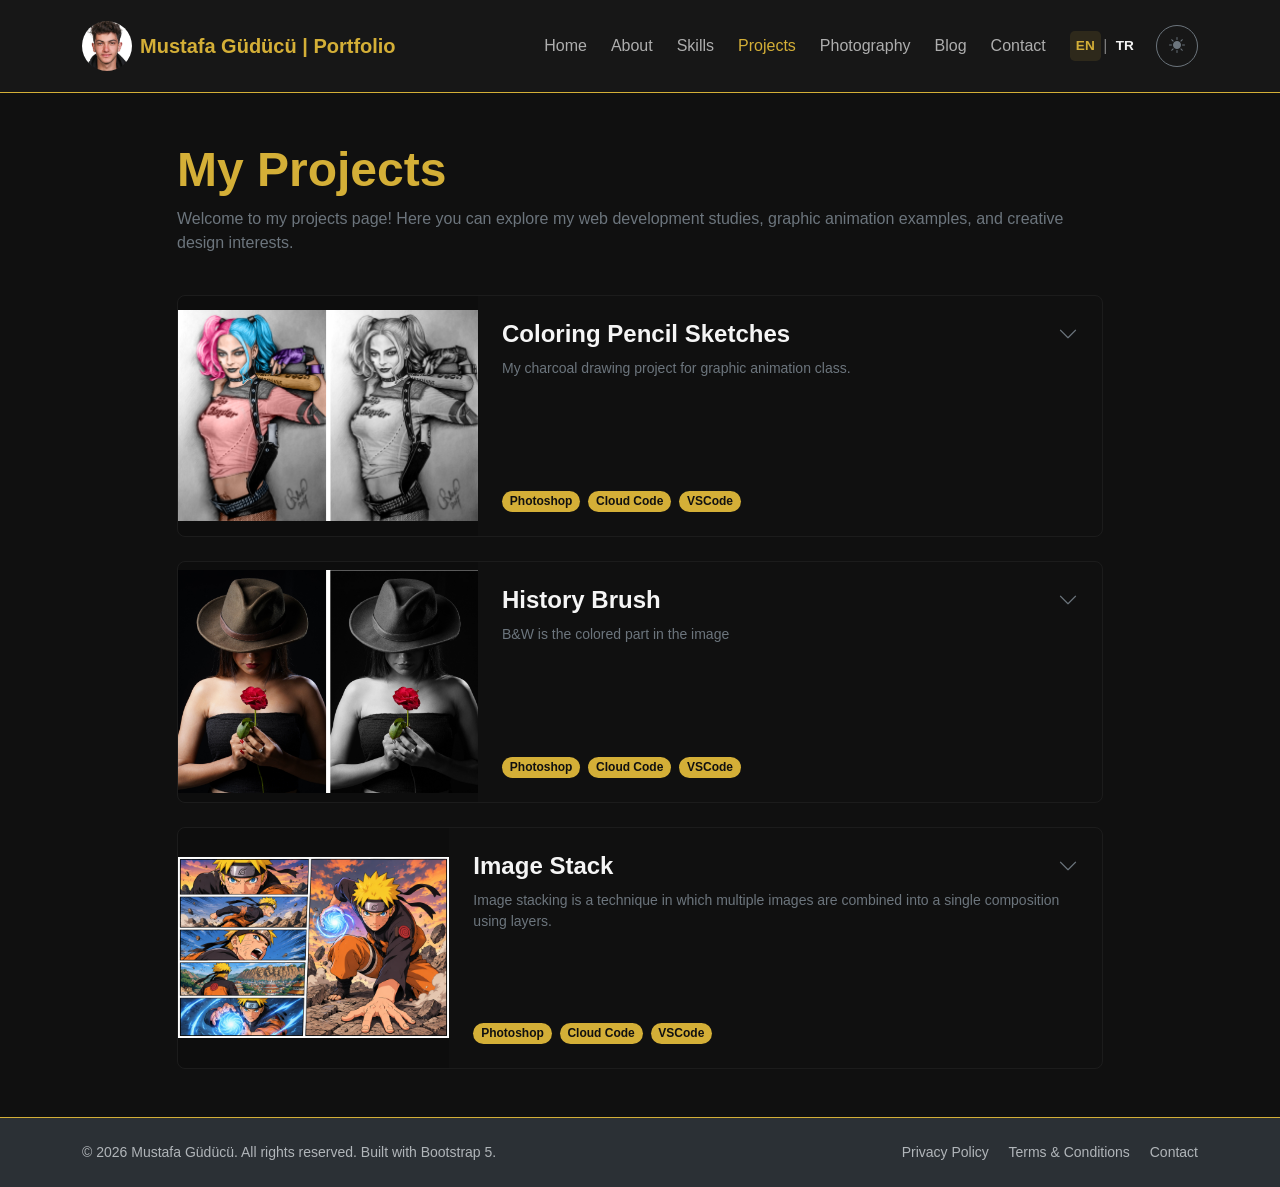
<file: projects.html>
<!DOCTYPE html>
<!DOCTYPE html>

<html data-bs-theme="dark" lang="en">
<head>
<script>try { document.documentElement.setAttribute('data-bs-theme', localStorage.getItem('portfolio-theme') === 'light' ? 'light' : 'dark'); } catch (_) { document.documentElement.setAttribute('data-bs-theme', 'dark'); }</script>
<meta charset="utf-8"/>
<meta content="width=device-width, initial-scale=1.0" name="viewport"/>
<title>My Projects | Mustafa Güdücü</title>
<link rel="icon" type="image/png" href="assets/images/favicon-round.png?v=2">
<!-- Bootstrap CSS link -->
<link crossorigin="anonymous" href="https://cdn.jsdelivr.net/npm/bootstrap@5.3.3/dist/css/bootstrap.min.css" integrity="sha384-QWTKZyjpPEjISv5WaRU9OFeRpok6YctnYmDr5pNlyT2bRjXh0JMhjY6hW+ALEwIH" rel="stylesheet"/>
<link href="assets/css/bootstrap.min.css" rel="stylesheet"> <!--dosyadan boostrap bağlama-->
<!-- Bootstrap Icons link -->
<link href="https://cdn.jsdelivr.net/npm/bootstrap-icons@1.11.3/font/bootstrap-icons.min.css" rel="stylesheet"/>
<link href="assets/css/style.css" rel="stylesheet"/> <!--External CSS-->
<!-- Page-specific styles moved to assets/css/style.css -->
</link></head>
<meta content="Explore Mustafa Güdücü's web development, graphic animation, and creative design projects." name="description"/>
<body class="d-flex flex-column min-vh-100">
<nav class="navbar navbar-expand-lg bg-body-tertiary sticky-top py-3">
<div class="container">
<a class="navbar-brand d-flex align-items-center gap-2" href="index.html">
<img alt="Logo" class="navbar-profile-photo" height="40" src="resim/images/mustafa.jpg" width="40"/>
<span class="fw-bold tracking-wide">Mustafa Güdücü | Portfolio</span>
</a>
<button aria-label="Toggle navigation" class="navbar-toggler" data-bs-target="#navbarNav" data-bs-toggle="collapse" title="Toggle navigation" type="button">
<i class="bi bi-three-dots-vertical mobile-menu-icon" aria-hidden="true"></i>
</button>
<div class="collapse navbar-collapse" id="navbarNav">
<ul class="navbar-nav ms-auto align-items-center gap-2">
<li class="nav-item">
<a class="nav-link" href="index.html">Home</a>
</li>
<li class="nav-item">
<a class="nav-link" href="about.html">About</a>
</li>
<li class="nav-item">
<a class="nav-link" href="skills.html">Skills</a>
</li>
<li class="nav-item">
<a class="nav-link active" href="projects.html">Projects</a>
</li>
<li class="nav-item">
<a class="nav-link" href="photography.html">Photography</a>
</li>
<li class="nav-item">
<a class="nav-link" href="blog.html">Blog</a>
</li>
<li class="nav-item">
<a class="nav-link" href="contact.html">Contact</a>
</li>
<li class="nav-item ms-lg-2"><div aria-label="Language / Dil" class="language-switch" role="group"><a aria-current="page" aria-label="Switch to English" class="language-en" href="projects.html" lang="en">EN</a><span aria-hidden="true" class="language-divider">|</span><a aria-label="Türkçeye geç" class="language-tr" href="tr-projects.html" lang="tr">TR</a></div></li><li class="nav-item ms-lg-2">
<button aria-label="Toggle color theme" class="btn btn-outline-secondary theme-toggle-btn" id="themeToggle" title="Toggle color theme" type="button">
<i class="bi bi-sun-fill" id="themeIcon"></i>
</button>
</li>
</ul>
</div>
</div>
</nav>
<main class="container my-5 flex-grow-1 projects-page">
<div class="row mb-4">
<div class="col-12 text-center text-lg-start">
<h1 class="display-5 fw-bold accent-heading">My Projects</h1>
<p class="text-secondary">Welcome to my projects page! Here you can explore
my web development studies, graphic animation
examples, and creative design interests.</p>
</div>
</div>
<div class="d-flex flex-column gap-4">
<div class="card-wrapper">
<div aria-controls="project1Collapse" class="project-card d-flex flex-column flex-md-row align-items-stretch" data-bs-target="#project1Collapse" data-bs-toggle="collapse" role="button" tabindex="0">
<div class="project-img-wrapper">
<img alt="Project preview" data-height="500" data-width="800" src="resim/images/KKR.png"/>
</div>
<div class="p-4 flex-grow-1 d-flex flex-column justify-content-between">
<div>
<div class="d-flex justify-content-between align-items-start mb-2">
<h3 class="h4 fw-bold mb-0">Coloring Pencil Sketches</h3>
<i class="bi bi-chevron-down text-secondary toggle-icon fs-5"></i>
</div>
<p class="text-secondary small mb-3">My charcoal drawing project for graphic animation class.</p>
</div>
<div class="d-flex flex-wrap gap-2">
<span class="badge bg-secondary-subtle text-secondary-emphasis rounded-pill">Photoshop</span>
<span class="badge bg-secondary-subtle text-secondary-emphasis rounded-pill">Cloud Code</span>
<span class="badge bg-secondary-subtle text-secondary-emphasis rounded-pill">VSCode</span>
</div>
</div>
</div>
<div class="collapse" id="project1Collapse">
<div class="project-details p-4 rounded-bottom">
<h2 class="border-bottom pb-2 mb-3">Coloring Pencil Sketches</h2>
<p class="text-secondary">I colorized a black-and-white pencil drawing using Photoshop.</p>
<ul class="text-secondary mt-3">
</ul>
</div>
</div>
</div>
<div class="card-wrapper">
<div aria-controls="project2Collapse" class="project-card d-flex flex-column flex-md-row align-items-stretch" data-bs-target="#project2Collapse" data-bs-toggle="collapse" role="button" tabindex="0">
<div class="project-img-wrapper">
<img alt="Project preview" data-height="500" data-width="800" src="resim/images/HB.jpg"/>
</div>
<div class="p-4 flex-grow-1 d-flex flex-column justify-content-between">
<div>
<div class="d-flex justify-content-between align-items-start mb-2">
<h3 class="h4 fw-bold mb-0">History Brush</h3>
<i class="bi bi-chevron-down text-secondary toggle-icon fs-5"></i>
</div>
<p class="text-secondary small mb-3">B&W is the colored part in the image</p>
</div>
<div class="d-flex flex-wrap gap-2">
<span class="badge bg-secondary-subtle text-secondary-emphasis rounded-pill">Photoshop</span>
<span class="badge bg-secondary-subtle text-secondary-emphasis rounded-pill">Cloud Code</span>
<span class="badge bg-secondary-subtle text-secondary-emphasis rounded-pill">VSCode</span>
</div>
</div>
</div>
<div class="collapse" id="project2Collapse">
<div class="project-details p-4 rounded-bottom">
<h2 class="border-bottom pb-2 mb-3">History Brush</h2>
<p class="text-secondary">We convert a color image into black and white, and then, by painting over the specific areas we choose, we apply a "history brush" effect—bringing back the original colors.</p>
</div>
</div>
</div>
<div class="card-wrapper">
<div aria-controls="project3Collapse" class="project-card d-flex flex-column flex-md-row align-items-stretch" data-bs-target="#project3Collapse" data-bs-toggle="collapse" role="button" tabindex="0">
<div class="project-img-wrapper">
<img alt="Project preview" data-height="500" data-width="800" src="resim/images/IS.png"/>
</div>
<div class="p-4 flex-grow-1 d-flex flex-column justify-content-between">
<div>
<div class="d-flex justify-content-between align-items-start mb-2">
<h3 class="h4 fw-bold mb-0">Image Stack</h3>
<i class="bi bi-chevron-down text-secondary toggle-icon fs-5"></i>
</div>
<p class="text-secondary small mb-3">Image stacking is a technique in which multiple images are combined into a single composition using layers.</p>
</div>
<div class="d-flex flex-wrap gap-2">
<span class="badge bg-secondary-subtle text-secondary-emphasis rounded-pill">Photoshop</span>
<span class="badge bg-secondary-subtle text-secondary-emphasis rounded-pill">Cloud Code</span>
<span class="badge bg-secondary-subtle text-secondary-emphasis rounded-pill">VSCode</span>
</div>
</div>
</div>
<div class="collapse" id="project3Collapse">
<div class="project-details p-4 rounded-bottom">
<h2 class="border-bottom pb-2 mb-3">Image Stack</h2>
<p class="text-secondary">Image Stack is a digital editing technique that combines multiple images into a single composition using layers. It is commonly used in Adobe Photoshop to create creative designs and visual effects. Each layer can be edited separately by adjusting colors, opacity, and positioning. This technique allows designers to create professional and visually appealing images.</p>
</div>
</div>
</div>
</div>
</main>
<footer class="bg-body-tertiary py-4 mt-auto">
<div class="container">
<div class="row align-items-center text-body-secondary small">
<div class="col-md-6 text-center text-md-start mb-3 mb-md-0">
            © 2026 Mustafa Güdücü. All rights reserved. Built with Bootstrap 5.
          </div>
<div class="col-md-6 text-center text-md-end">
<a class="text-decoration-none text-body-secondary me-3" href="#">Privacy Policy</a>
<a class="text-decoration-none text-body-secondary me-3" href="#">Terms &amp; Conditions</a>
<a class="text-decoration-none text-body-secondary" href="contact.html">Contact</a>
</div>
</div>
</div>
</footer>
<script crossorigin="anonymous" integrity="sha384-YvpcrYf0tY3lHB60NNkmXc5s9fDVZLESaAA55NDzOxhy9GkcIdslK1eN7N6jIeHz" src="https://cdn.jsdelivr.net/npm/bootstrap@5.3.3/dist/js/bootstrap.bundle.min.js"></script>
<script>
      
      //tema değiştirme
      
    </script>
<script src="assets/js/main.js"></script>
<script src="assets/js/theme.js"></script>
</body>
</html>
</file>
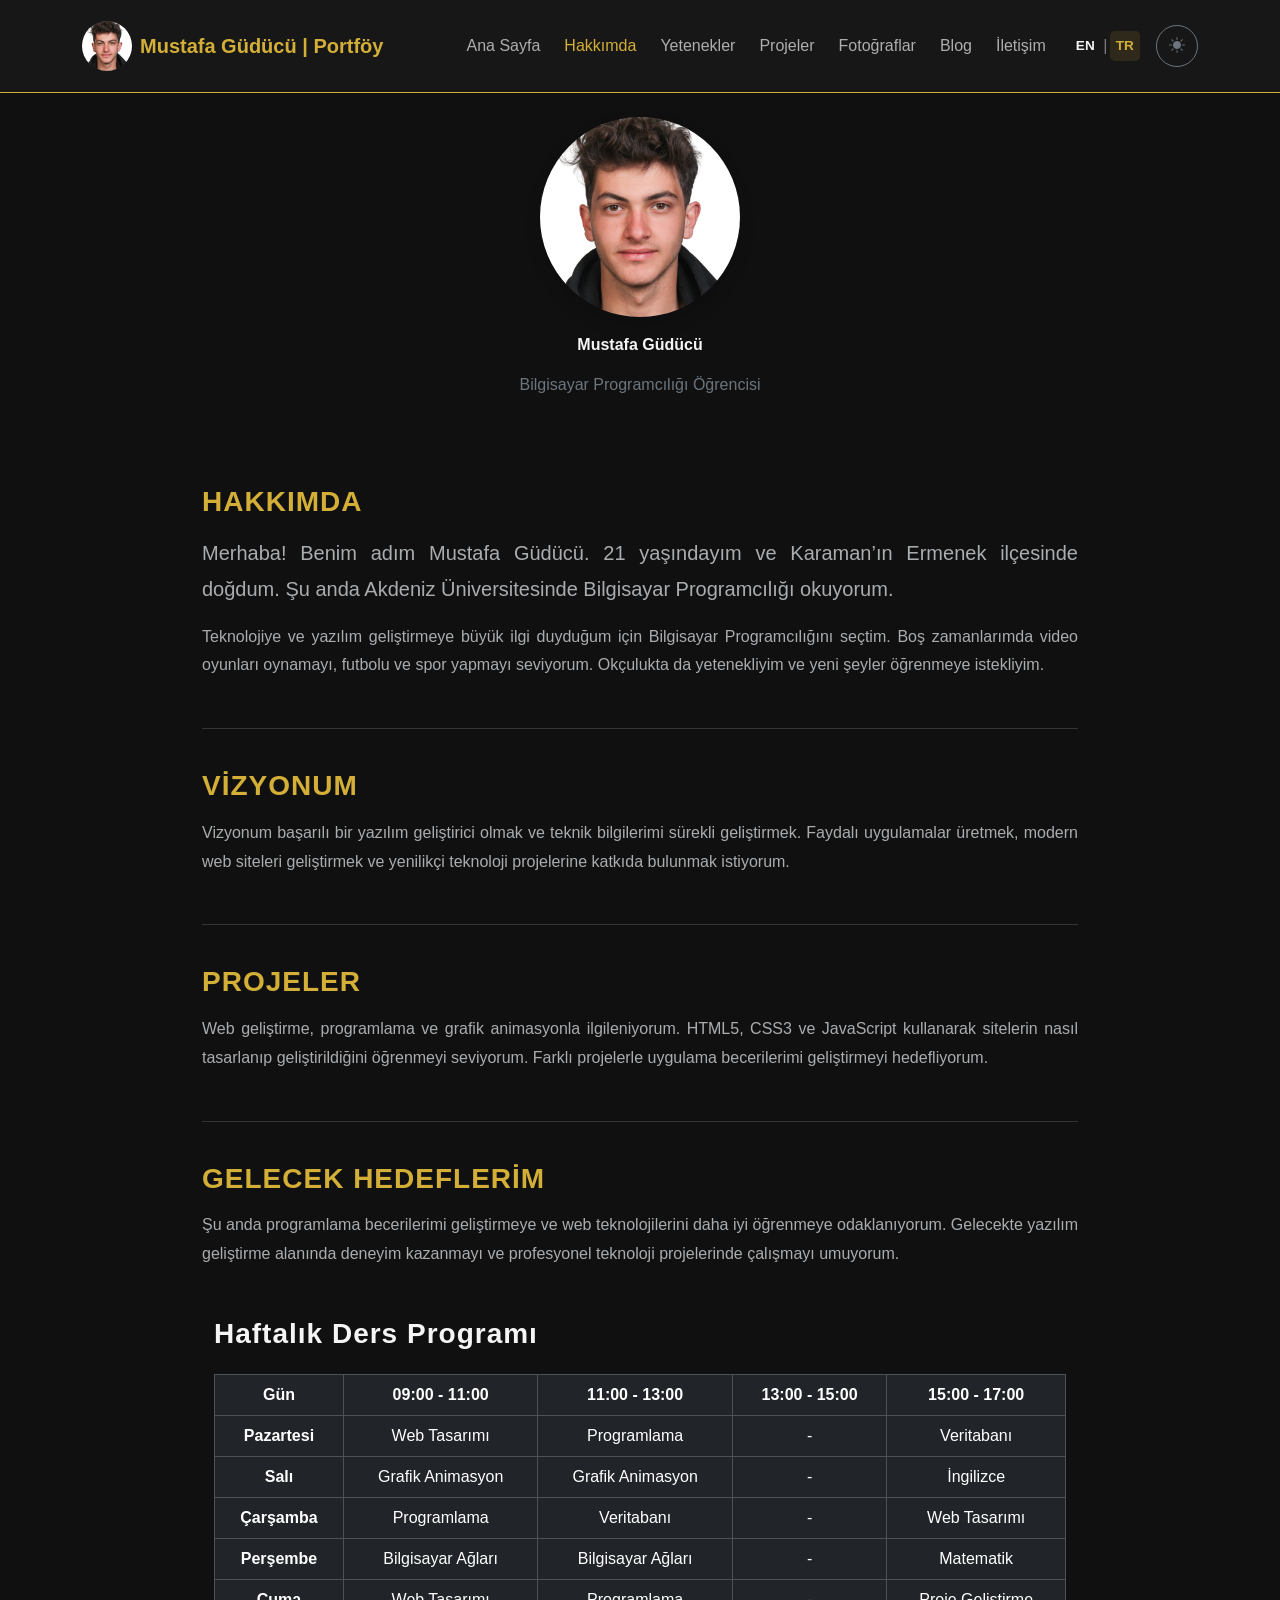
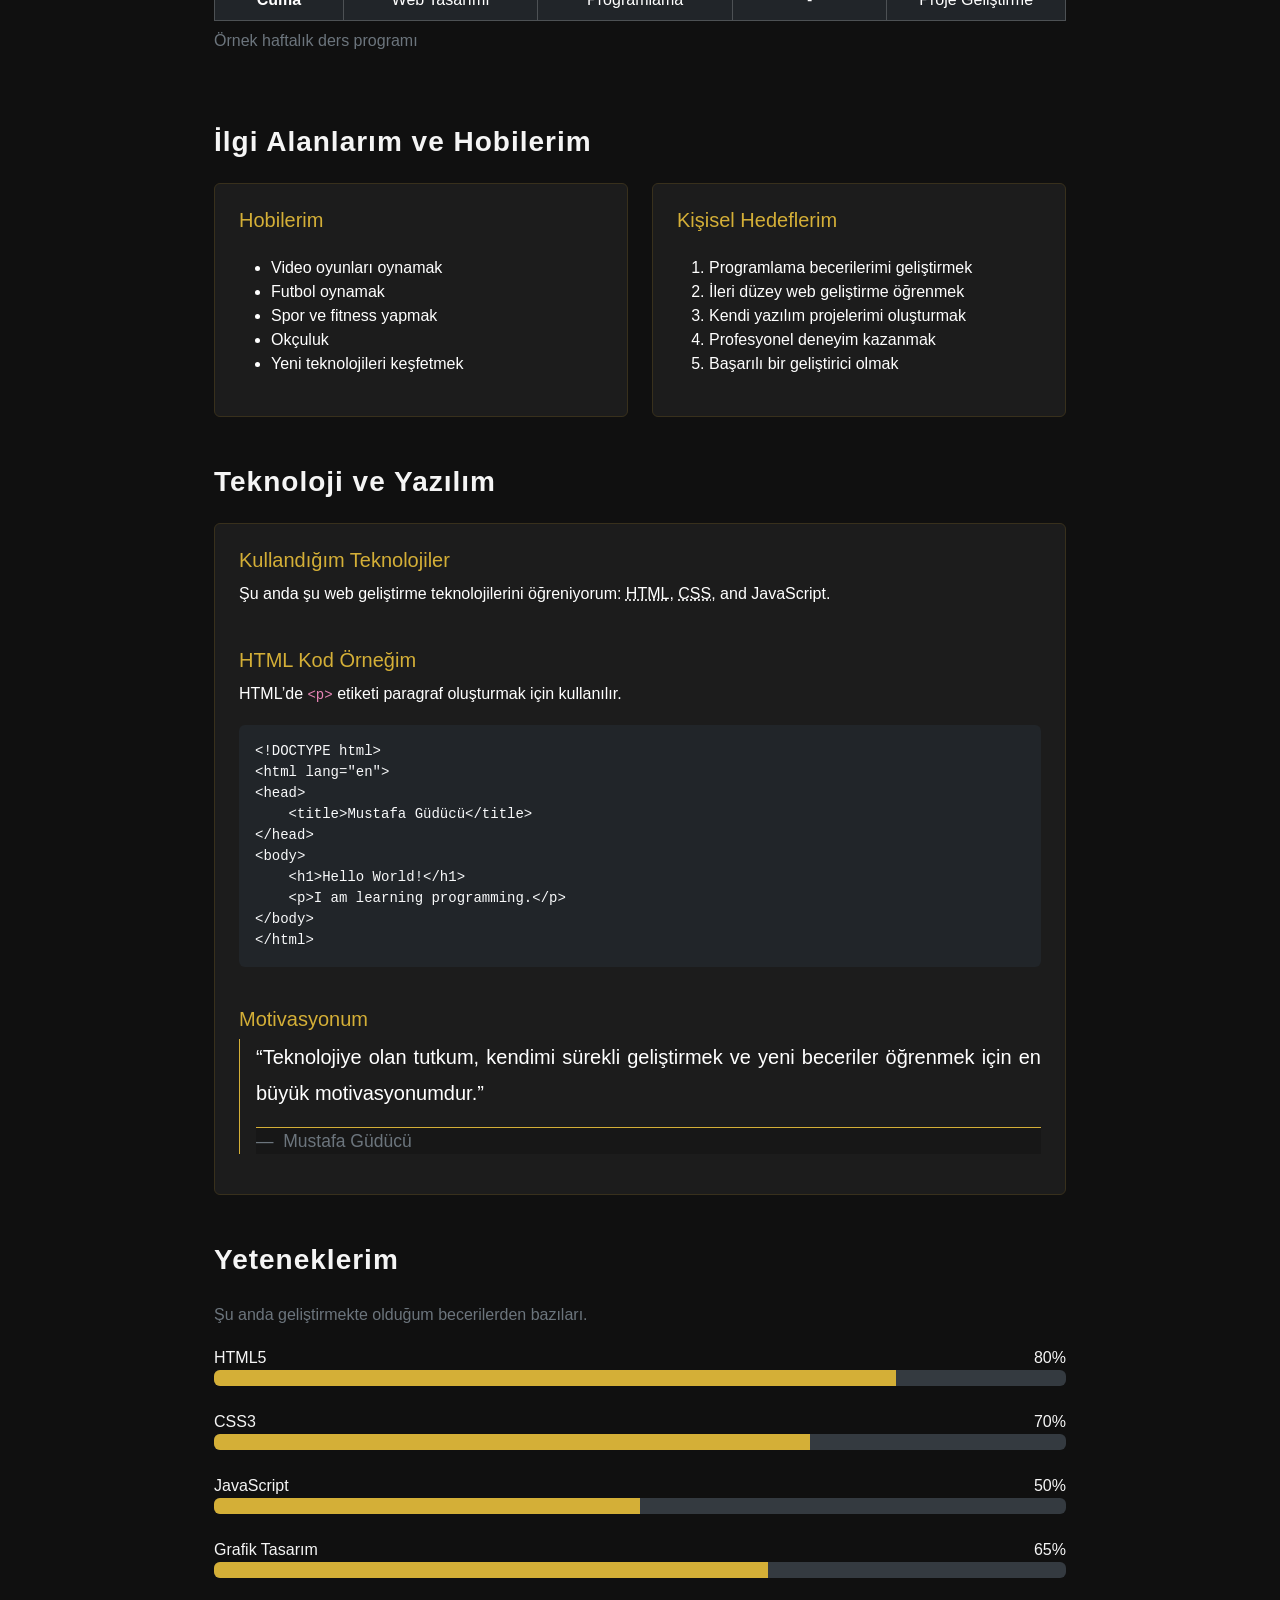
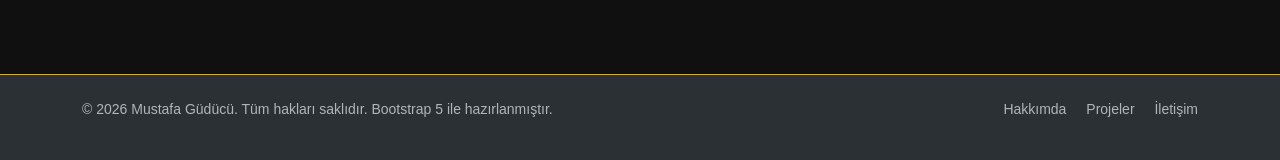
<file: tr-about.html>
<!DOCTYPE html>
<!DOCTYPE html>

<html data-bs-theme="dark" lang="tr">
<head>
<script>try { document.documentElement.setAttribute('data-bs-theme', localStorage.getItem('portfolio-theme') === 'light' ? 'light' : 'dark'); } catch (_) { document.documentElement.setAttribute('data-bs-theme', 'dark'); }</script>
<meta charset="utf-8"/>
<meta content="width=device-width, initial-scale=1.0" name="viewport"/>
<meta content="Mustafa Güdücü’nün kişisel portfolyosu. Bilgisayar Programcılığı, yetenekler, projeler ve ilgi alanları." name="description"/>
<!-- TODO: Update the title with your name or brand (e.g. "About Me | John Doe") -->
<title>Hakkımda | Mustafa Güdücü</title>
<!-- TODO: Replace the href link below with your own favicon URL or path -->
<link rel="icon" type="image/png" href="assets/images/favicon-round.png?v=2">
<!-- Bootstrap HTML link connection -->
<link crossorigin="anonymous" href="https://cdn.jsdelivr.net/npm/bootstrap@5.3.3/dist/css/bootstrap.min.css" integrity="sha384-QWTKZyjpPEjISv5WaRU9OFeRpok6YctnYmDr5pNlyT2bRjXh0JMhjY6hW+ALEwIH" rel="stylesheet"/>
<!-- Bootstrap Icons link connection -->
<link href="assets/css/bootstrap.min.css" rel="stylesheet"/>
<link href="https://cdn.jsdelivr.net/npm/bootstrap-icons@1.11.3/font/bootstrap-icons.min.css" rel="stylesheet"/>
<link href="assets/css/style.css" rel="stylesheet"/>
<!-- Page-specific styles moved to assets/css/style.css -->
</head>
<body class="d-flex flex-column min-vh-100">
<nav class="navbar navbar-expand-lg bg-body-tertiary sticky-top py-3">
<div class="container">
<a class="navbar-brand d-flex align-items-center gap-2" href="tr-index.html">
<!-- TODO: Add your logo image path to src and update the alt text -->
<img alt="Logo" class="navbar-profile-photo" height="40" src="resim/images/mustafa.jpg" width="40"/>
<!-- TODO: Change "Developer Portfolio" to your own brand name -->
<span class="fw-bold tracking-wide">Mustafa Güdücü | Portföy</span>
</a>
<button aria-label="Toggle navigation" class="navbar-toggler" data-bs-target="#navbarNav" data-bs-toggle="collapse" title="Toggle navigation" type="button">
<i class="bi bi-three-dots-vertical mobile-menu-icon" aria-hidden="true"></i>
</button>
<div class="collapse navbar-collapse" id="navbarNav">
<ul class="navbar-nav ms-auto align-items-center gap-2">
<li class="nav-item">
<a class="nav-link" href="tr-index.html">Ana Sayfa</a>
</li>
<li class="nav-item">
<a class="nav-link active" href="tr-about.html">Hakkımda</a>
</li>
<li class="nav-item">
<a class="nav-link" href="tr-skills.html">Yetenekler</a>
</li>
<li class="nav-item">
<a class="nav-link" href="tr-projects.html">Projeler</a>
</li>
<li class="nav-item">
<a class="nav-link" href="tr-photography.html">Fotoğraflar</a>
</li>
<li class="nav-item">
<a class="nav-link" href="tr-blog.html">Blog</a>
</li>
<li class="nav-item">
<a class="nav-link" href="tr-contact.html">İletişim</a>
</li>
<li class="nav-item ms-lg-2"><div aria-label="Language / Dil" class="language-switch" role="group"><a aria-label="Switch to English" class="language-en" href="about.html" lang="en">EN</a><span aria-hidden="true" class="language-divider">|</span><a aria-current="page" aria-label="Türkçeye geç" class="language-tr" href="tr-about.html" lang="tr">TR</a></div></li><li class="nav-item ms-lg-2">
<button aria-label="Toggle color theme" class="btn btn-outline-secondary theme-toggle-btn" id="themeToggle" title="Toggle color theme" type="button">
<i class="bi bi-sun-fill" id="themeIcon"></i>
</button>
</li>
</ul>
</div>
</div>
</nav>
<!-- Profile Photo -->
<div class="text-center my-4">
<img alt="Mustafa Güdücü Profile Photo" class="img-fluid rounded-circle shadow" src="resim/images/mustafa.jpg" style="width: 200px; height: 200px; object-fit: cover;"/>
<p class="mt-3 fw-bold">
        Mustafa Güdücü
    </p>
<p class="text-secondary">
        Bilgisayar Programcılığı Öğrencisi
    </p>
</div>
<main class="container my-5 flex-grow-1 about-section">
<section class="mb-5">
<h2 class="text-uppercase mb-3 accent-heading">Hakkımda</h2>
<!-- TODO: Add a short, impactful lead bio sentence summarizing who you are -->
<p class="text-body-secondary lead">
          
Merhaba! Benim adım Mustafa Güdücü. 21 yaşındayım ve Karaman’ın Ermenek ilçesinde doğdum. Şu anda Akdeniz Üniversitesinde Bilgisayar Programcılığı okuyorum.

        </p>
<!-- TODO: Describe your background, developer journey, and core passions -->
<p class="text-body-secondary">
          
Teknolojiye ve yazılım geliştirmeye büyük ilgi duyduğum için Bilgisayar Programcılığını seçtim. Boş zamanlarımda video oyunları oynamayı, futbolu ve spor yapmayı seviyorum. Okçulukta da yetenekliyim ve yeni şeyler öğrenmeye istekliyim.

        </p>
</section>
<div class="about-divider"></div>
<section class="mb-5">
<h2 class="text-uppercase mb-3 accent-heading">Vizyonum</h2>
<!-- TODO: Write your vision statement, engineering philosophy, or long-term career goals -->
<p class="text-body-secondary">
          
Vizyonum başarılı bir yazılım geliştirici olmak ve teknik bilgilerimi sürekli geliştirmek. Faydalı uygulamalar üretmek, modern web siteleri geliştirmek ve yenilikçi teknoloji projelerine katkıda bulunmak istiyorum.

        </p>
</section>
<div class="about-divider"></div>
<section class="mb-5">
<h2 class="text-uppercase mb-3 accent-heading">Projeler</h2>
<!-- TODO: Summarize the types of software or systems you specialize in (e.g., SaaS, Web APIs, Mobile) -->
<p class="text-body-secondary">
          
Web geliştirme, programlama ve grafik animasyonla ilgileniyorum. HTML5, CSS3 ve JavaScript kullanarak sitelerin nasıl tasarlanıp geliştirildiğini öğrenmeyi seviyorum. Farklı projelerle uygulama becerilerimi geliştirmeyi hedefliyorum.

        </p>
</section>
<div class="about-divider"></div>
<section class="mb-4">
<h2 class="text-uppercase mb-3 accent-heading">Gelecek Hedeflerim</h2>
<!-- TODO: Mention technologies, frameworks, or concepts you are currently mastering or exploring next -->
<p class="text-body-secondary">
          
Şu anda programlama becerilerimi geliştirmeye ve web teknolojilerini daha iyi öğrenmeye odaklanıyorum. Gelecekte yazılım geliştirme alanında deneyim kazanmayı ve profesyonel teknoloji projelerinde çalışmayı umuyorum.


        </p>
</section>
<!-- Weekly Class Schedule -->
<section class="container my-5">
<h2 class="mb-4">Haftalık Ders Programı</h2>
<div class="table-responsive">
<table class="table table-dark table-bordered table-hover text-center align-middle">
<caption class="text-secondary">
                Örnek haftalık ders programı
            </caption>
<thead>
<tr>
<th scope="col">Gün</th>
<th scope="col">09:00 - 11:00</th>
<th scope="col">11:00 - 13:00</th>
<th scope="col">13:00 - 15:00</th>
<th scope="col">15:00 - 17:00</th>
</tr>
</thead>
<tbody>
<tr>
<th scope="row">Pazartesi</th>
<td>Web Tasarımı</td>
<td>Programlama</td>
<td>-</td>
<td>Veritabanı</td>
</tr>
<tr>
<th scope="row">Salı</th>
<td>Grafik Animasyon</td>
<td>Grafik Animasyon</td>
<td>-</td>
<td>İngilizce</td>
</tr>
<tr>
<th scope="row">Çarşamba</th>
<td>Programlama</td>
<td>Veritabanı</td>
<td>-</td>
<td>Web Tasarımı</td>
</tr>
<tr>
<th scope="row">Perşembe</th>
<td>Bilgisayar Ağları</td>
<td>Bilgisayar Ağları</td>
<td>-</td>
<td>Matematik</td>
</tr>
<tr>
<th scope="row">Cuma</th>
<td>Web Tasarımı</td>
<td>Programlama</td>
<td>-</td>
<td>Proje Geliştirme</td>
</tr>
</tbody>
</table>
</div>
</section>
<!-- Interests and Hobbies -->
<section class="container my-5">
<h2 class="mb-4">İlgi Alanlarım ve Hobilerim</h2>
<div class="row g-4">
<!-- Unordered List -->
<div class="col-md-6">
<div class="card h-100 p-4">
<h3 class="h5 text-warning">
                    Hobilerim
                </h3>
<ul class="mt-3">
<li>Video oyunları oynamak</li>
<li>Futbol oynamak</li>
<li>Spor ve fitness yapmak</li>
<li>Okçuluk</li>
<li>Yeni teknolojileri keşfetmek</li>
</ul>
</div>
</div>
<!-- Ordered List -->
<div class="col-md-6">
<div class="card h-100 p-4">
<h3 class="h5 text-warning">
                    Kişisel Hedeflerim
                </h3>
<ol class="mt-3">
<li>Programlama becerilerimi geliştirmek</li>
<li>İleri düzey web geliştirme öğrenmek</li>
<li>Kendi yazılım projelerimi oluşturmak</li>
<li>Profesyonel deneyim kazanmak</li>
<li>Başarılı bir geliştirici olmak</li>
</ol>
</div>
</div>
</div>
</section>
<!-- Technology and Software Section -->
<section class="container my-5">
<h2 class="mb-4">Teknoloji ve Yazılım</h2>
<div class="card p-4">
<h3 class="h5 text-warning">Kullandığım Teknolojiler</h3>
<p>
            Şu anda şu web geliştirme teknolojilerini öğreniyorum:
            <abbr title="HyperText Markup Language">HTML</abbr>,
            <abbr title="Cascading Style Sheets">CSS</abbr>,
            and JavaScript.
        </p>
<h3 class="h5 text-warning mt-4">HTML Kod Örneğim</h3>
<p>
            HTML’de
            <code>&lt;p&gt;</code> etiketi paragraf oluşturmak için kullanılır.
        </p>
<pre class="bg-dark text-light p-3 rounded"><code>&lt;!DOCTYPE html&gt;
&lt;html lang="en"&gt;
&lt;head&gt;
    &lt;title&gt;Mustafa Güdücü&lt;/title&gt;
&lt;/head&gt;
&lt;body&gt;
    &lt;h1&gt;Hello World!&lt;/h1&gt;
    &lt;p&gt;I am learning programming.&lt;/p&gt;
&lt;/body&gt;
&lt;/html&gt;</code></pre>
<h3 class="h5 text-warning mt-4">Motivasyonum</h3>
<blockquote class="blockquote border-start border-warning ps-3">
<p>
                “Teknolojiye olan tutkum, kendimi sürekli geliştirmek ve yeni beceriler öğrenmek için en büyük motivasyonumdur.”
            </p>
<footer class="blockquote-footer mt-2">
                Mustafa Güdücü
            </footer>
</blockquote>
</div>
</section>
<!-- My Skills Section -->
<section class="container my-5">
<h2 class="mb-4">Yeteneklerim</h2>
<p class="text-secondary">
        Şu anda geliştirmekte olduğum becerilerden bazıları.
    </p>
<!-- HTML5 -->
<div class="mb-4">
<div class="d-flex justify-content-between">
<span>HTML5</span>
<span>80%</span>
</div>
<div class="progress">
<div aria-valuemax="100" aria-valuemin="0" aria-valuenow="80" class="progress-bar bg-warning" role="progressbar" style="width: 80%;">
</div>
</div>
</div>
<!-- CSS3 -->
<div class="mb-4">
<div class="d-flex justify-content-between">
<span>CSS3</span>
<span>70%</span>
</div>
<div class="progress">
<div aria-valuemax="100" aria-valuemin="0" aria-valuenow="70" class="progress-bar bg-warning" role="progressbar" style="width: 70%;">
</div>
</div>
</div>
<!-- JavaScript -->
<div class="mb-4">
<div class="d-flex justify-content-between">
<span>JavaScript</span>
<span>50%</span>
</div>
<div class="progress">
<div aria-valuemax="100" aria-valuemin="0" aria-valuenow="50" class="progress-bar bg-warning" role="progressbar" style="width: 50%;">
</div>
</div>
</div>
<!-- Graphic Design -->
<div class="mb-4">
<div class="d-flex justify-content-between">
<span>Grafik Tasarım</span>
<span>65%</span>
</div>
<div class="progress">
<div aria-valuemax="100" aria-valuemin="0" aria-valuenow="65" class="progress-bar bg-warning" role="progressbar" style="width: 65%;">
</div>
</div>
</div>
</section>
</main>
<footer class="bg-body-tertiary py-4 mt-auto">
<div class="container">
<div class="row align-items-center text-body-secondary small mb-3">
<!-- TODO: Update copyright year and replace [Your Name] -->
<div class="col-md-6 text-center text-md-start mb-3 mb-md-0">
            © 2026 Mustafa Güdücü. Tüm hakları saklıdır. Bootstrap 5 ile hazırlanmıştır.
          </div>
<div class="col-md-6 text-center text-md-end">
<a class="text-decoration-none text-body-secondary me-3" href="tr-about.html">Hakkımda</a>
<a class="text-decoration-none text-body-secondary me-3" href="tr-projects.html">Projeler</a>
<a class="text-decoration-none text-body-secondary" href="tr-contact.html">İletişim</a>
</div>
</div>
</div></footer>
<!--bootstrap manuel js-->
<script crossorigin="anonymous" integrity="sha384-YvpcrYf0tY3lHB60NNkmXc5s9fDVZLESaAA55NDzOxhy9GkcIdslK1eN7N6jIeHz" src="https://cdn.jsdelivr.net/npm/bootstrap@5.3.3/dist/js/bootstrap.bundle.min.js"></script>
<script>
      // Switch Theme
      
    </script>
<script src="assets/js/main.js"></script>
<script src="assets/js/theme.js"></script>
</body>
</html>
</file>
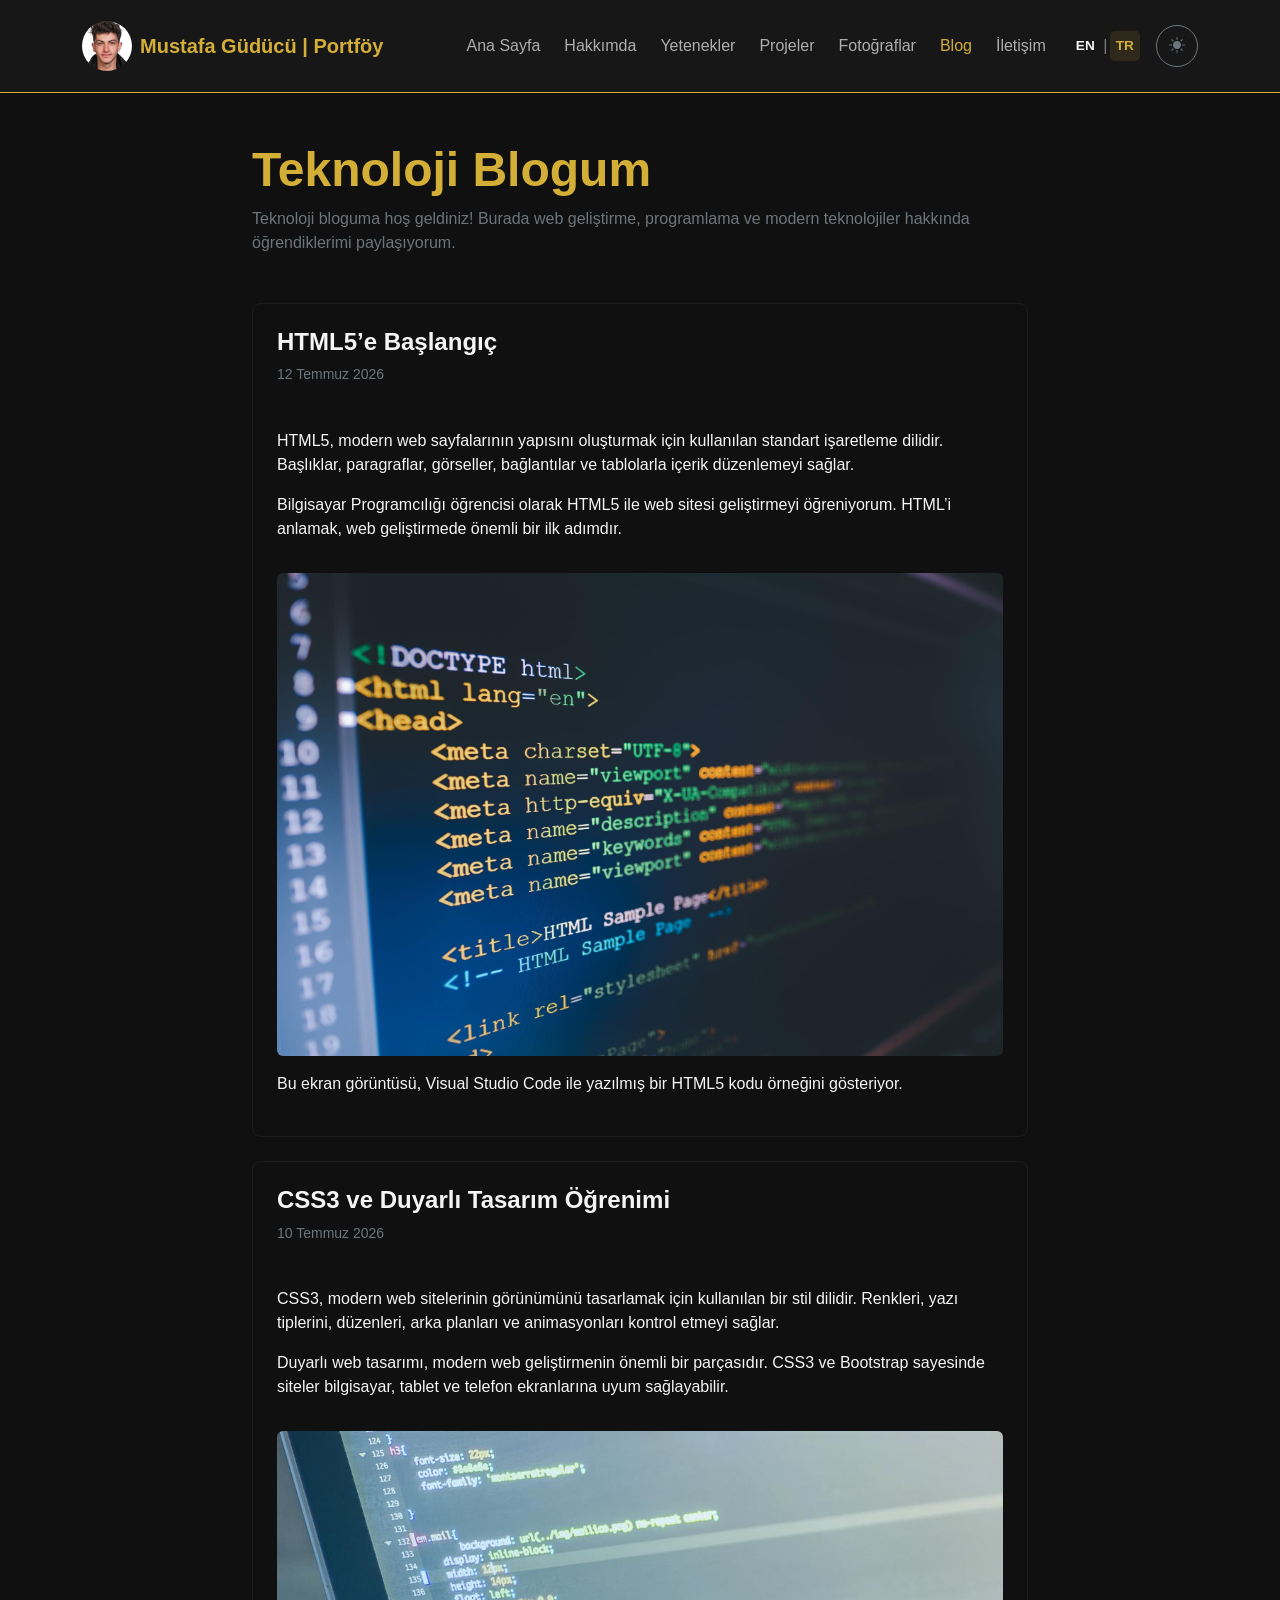
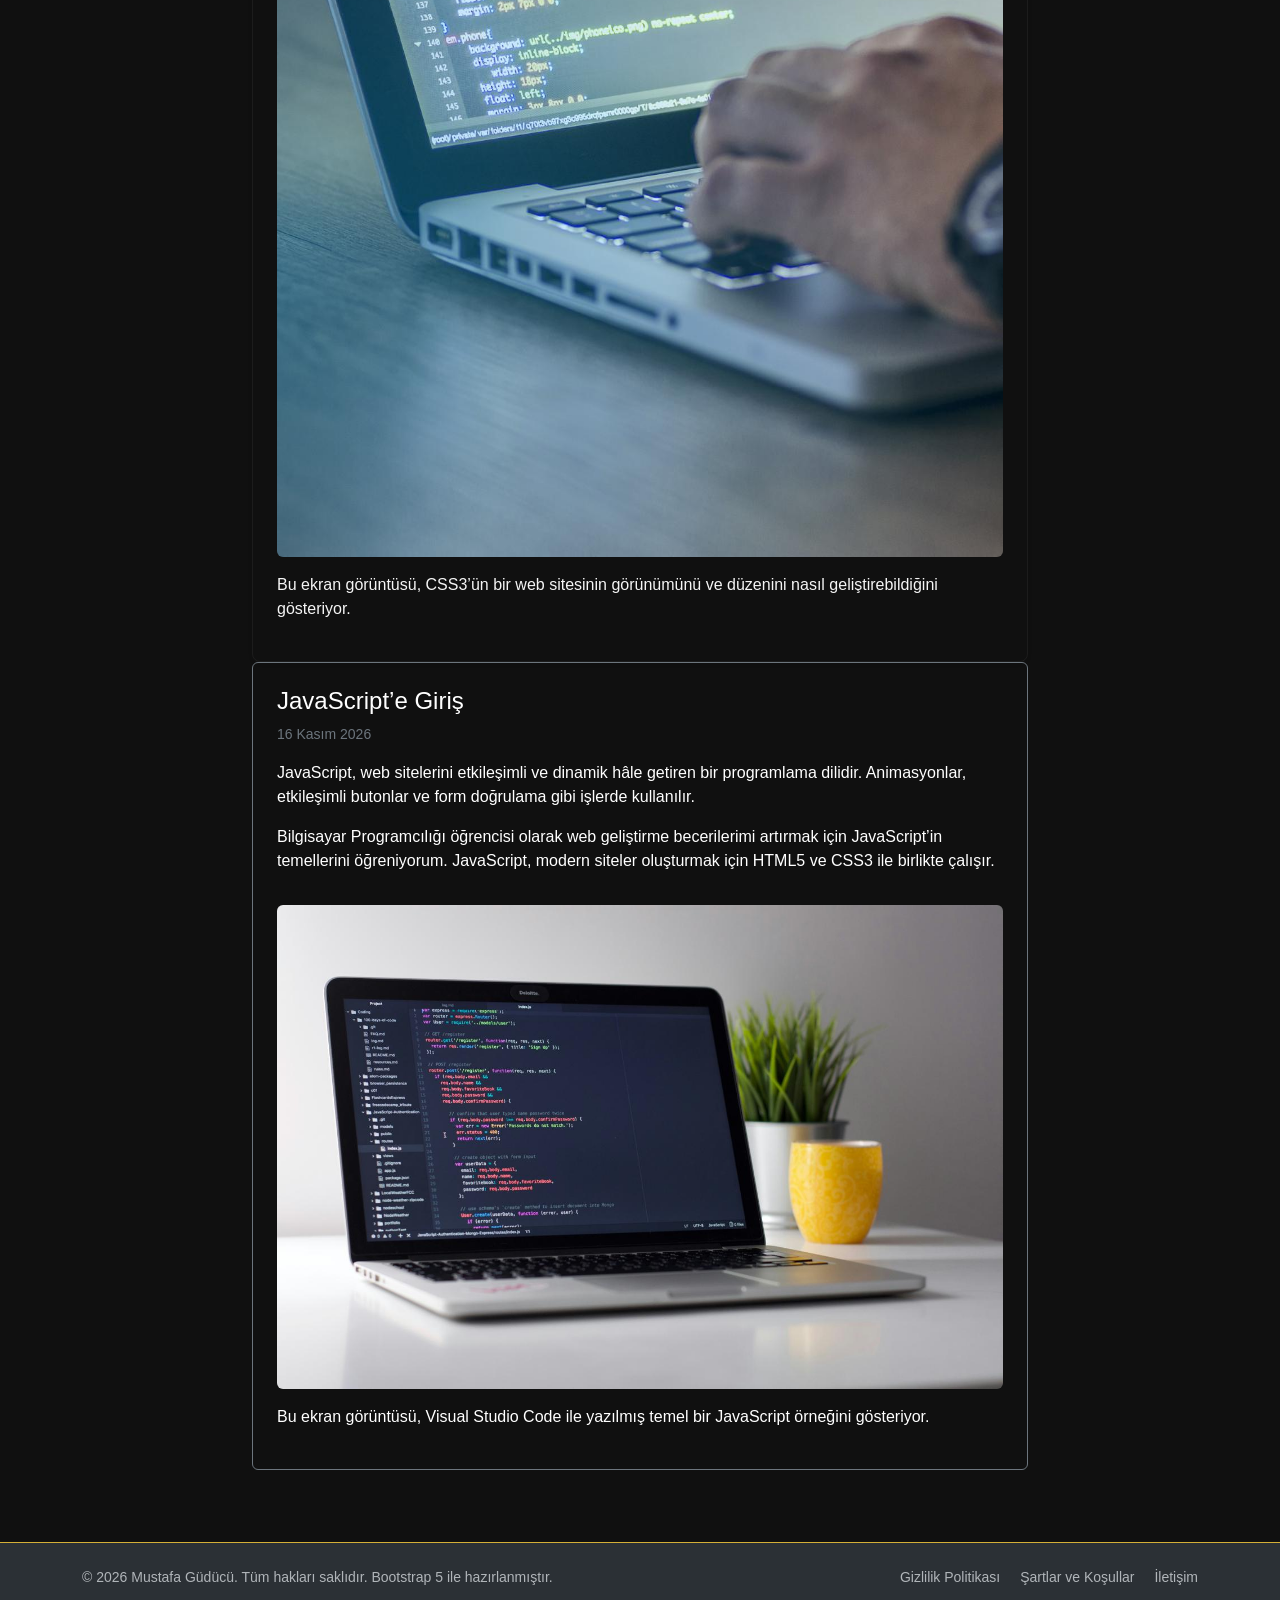
<file: tr-blog.html>
<!DOCTYPE html>
<!DOCTYPE html>

<html data-bs-theme="dark" lang="tr">
<head>
<script>try { document.documentElement.setAttribute('data-bs-theme', localStorage.getItem('portfolio-theme') === 'light' ? 'light' : 'dark'); } catch (_) { document.documentElement.setAttribute('data-bs-theme', 'dark'); }</script>
<meta charset="utf-8"/>
<meta content="width=device-width, initial-scale=1.0" name="viewport"/>
<title>Blogum | Mustafa Güdücü</title>
<link rel="icon" type="image/png" href="assets/images/favicon-round.png?v=2">
<!-- Bootstrap HTML link -->
<link crossorigin="anonymous" href="https://cdn.jsdelivr.net/npm/bootstrap@5.3.3/dist/css/bootstrap.min.css" integrity="sha384-QWTKZyjpPEjISv5WaRU9OFeRpok6YctnYmDr5pNlyT2bRjXh0JMhjY6hW+ALEwIH" rel="stylesheet"/>
<link href="assets/css/bootstrap.min.css" rel="stylesheet"/>
<link href="https://cdn.jsdelivr.net/npm/bootstrap-icons@1.11.3/font/bootstrap-icons.min.css" rel="stylesheet"/>
<link href="assets/css/style.css" rel="stylesheet"/>
<!-- Page-specific styles moved to assets/css/style.css -->
</head>
<meta content="Mustafa Güdücü’nün kişisel portfolyosu. Bilgisayar Programcılığı, yetenekler, projeler ve ilgi alanları." name="description"/>
<body class="d-flex flex-column min-vh-100">
<nav class="navbar navbar-expand-lg bg-body-tertiary sticky-top py-3">
<div class="container">
<a class="navbar-brand d-flex align-items-center gap-2" href="tr-index.html">
<img alt="Logo" class="navbar-profile-photo" height="40" src="resim/images/mustafa.jpg" width="40"/>
<span class="fw-bold tracking-wide">Mustafa Güdücü | Portföy</span>
</a>
<button aria-label="Toggle navigation" class="navbar-toggler" data-bs-target="#navbarNav" data-bs-toggle="collapse" title="Toggle navigation" type="button">
<i class="bi bi-three-dots-vertical mobile-menu-icon" aria-hidden="true"></i>
</button>
<div class="collapse navbar-collapse" id="navbarNav">
<ul class="navbar-nav ms-auto align-items-center gap-2">
<li class="nav-item"><a class="nav-link" href="tr-index.html">Ana Sayfa</a></li>
<li class="nav-item"><a class="nav-link" href="tr-about.html">Hakkımda</a></li>
<li class="nav-item"><a class="nav-link" href="tr-skills.html">Yetenekler</a></li>
<li class="nav-item"><a class="nav-link" href="tr-projects.html">Projeler</a></li>
<li class="nav-item"><a class="nav-link" href="tr-photography.html">Fotoğraflar</a></li>
<li class="nav-item"><a class="nav-link active" href="tr-blog.html">Blog</a></li>
<li class="nav-item"><a class="nav-link" href="tr-contact.html">İletişim</a></li>
<li class="nav-item ms-lg-2"><div aria-label="Language / Dil" class="language-switch" role="group"><a aria-label="Switch to English" class="language-en" href="blog.html" lang="en">EN</a><span aria-hidden="true" class="language-divider">|</span><a aria-current="page" aria-label="Türkçeye geç" class="language-tr" href="tr-blog.html" lang="tr">TR</a></div></li><li class="nav-item ms-lg-2">
<button aria-label="Toggle color theme" class="btn btn-outline-secondary theme-toggle-btn" id="themeToggle" title="Toggle color theme" type="button">
<i class="bi bi-sun-fill" id="themeIcon"></i>
</button>
</li>
</ul>
</div>
</div>
</nav>
<main class="container my-5 flex-grow-1 blog-page">
<div class="mb-5">
<h1 class="display-5 fw-bold accent-heading">Teknoloji Blogum</h1>
<p class="text-secondary mb-0"> Teknoloji bloguma hoş geldiniz! Burada web geliştirme, programlama ve modern teknolojiler hakkında öğrendiklerimi paylaşıyorum.</p>
</div>
<div class="d-flex flex-column gap-4">
<article class="blog-card p-4 shadow-sm">
<h2 class="h4 fw-bold mb-2">HTML5’e Başlangıç</h2>
<span class="text-secondary small d-block mb-3">12 Temmuz 2026</span>
<p class="text-body-secondary mb-0" style="white-space: pre-line; line-height: 1.7;">
<p>
  HTML5, modern web sayfalarının yapısını oluşturmak için kullanılan standart işaretleme dilidir. Başlıklar, paragraflar, görseller, bağlantılar ve tablolarla içerik düzenlemeyi sağlar.
</p>
<p>
  Bilgisayar Programcılığı öğrencisi olarak HTML5 ile web sitesi geliştirmeyi öğreniyorum. HTML’i anlamak, web geliştirmede önemli bir ilk adımdır.
</p>
<img alt="HTML5 code example in Visual Studio Code" class="img-fluid rounded my-3" loading="lazy" src="assets/images/blog1.jpg"/>
<p>
  Bu ekran görüntüsü, Visual Studio Code ile yazılmış bir HTML5 kodu örneğini gösteriyor.
</p>
</p>
</article>
<article class="blog-card p-4 shadow-sm">
<h2 class="h4 fw-bold mb-2">CSS3 ve Duyarlı Tasarım Öğrenimi</h2>
<span class="text-secondary small d-block mb-3">10 Temmuz 2026</span>
<p class="text-body-secondary mb-0" style="white-space: pre-line; line-height: 1.7;">
<p>
  CSS3, modern web sitelerinin görünümünü tasarlamak için kullanılan bir stil dilidir. Renkleri, yazı tiplerini, düzenleri, arka planları ve animasyonları kontrol etmeyi sağlar.
</p>
<p>
  Duyarlı web tasarımı, modern web geliştirmenin önemli bir parçasıdır. CSS3 ve Bootstrap sayesinde siteler bilgisayar, tablet ve telefon ekranlarına uyum sağlayabilir.
</p>
<img alt="CSS3 and responsive web design example" class="img-fluid rounded my-3" loading="lazy" src="assets/images/blog2.jpg"/>
<p>
  Bu ekran görüntüsü, CSS3’ün bir web sitesinin görünümünü ve düzenini nasıl geliştirebildiğini gösteriyor.
</p>
</p>
</article>
</div>
<article class="card bg-transparent border-secondary mb-4">
<div class="card-body p-4">
<h2 class="h4 text-white">
      JavaScript’e Giriş
    </h2>
<p class="text-secondary small">
      16 Kasım 2026
    </p>
<p>
      JavaScript, web sitelerini etkileşimli ve dinamik hâle getiren bir programlama dilidir. Animasyonlar, etkileşimli butonlar ve form doğrulama gibi işlerde kullanılır.
    </p>
<p>
      Bilgisayar Programcılığı öğrencisi olarak web geliştirme becerilerimi artırmak için JavaScript’in temellerini öğreniyorum. JavaScript, modern siteler oluşturmak için HTML5 ve CSS3 ile birlikte çalışır.
    </p>
<img alt="JavaScript programming example" class="img-fluid rounded my-3" loading="lazy" src="assets/images/blog3.jpg"/>
<p>
      Bu ekran görüntüsü, Visual Studio Code ile yazılmış temel bir JavaScript örneğini gösteriyor.
    </p>
</div>
</article>
</main>
<footer class="bg-body-tertiary py-4 mt-auto">
<div class="container">
<div class="row align-items-center text-body-secondary small">
<div class="col-md-6 text-center text-md-start mb-3 mb-md-0">
                    © 2026 Mustafa Güdücü. Tüm hakları saklıdır. Bootstrap 5 ile hazırlanmıştır.
                </div>
<div class="col-md-6 text-center text-md-end">
<a class="text-decoration-none text-body-secondary me-3" href="#">Gizlilik Politikası</a>
<a class="text-decoration-none text-body-secondary me-3" href="#">Şartlar ve Koşullar</a>
<a class="text-decoration-none text-body-secondary" href="tr-contact.html">İletişim</a>
</div>
</div>
</div></footer>
<script crossorigin="anonymous" integrity="sha384-YvpcrYf0tY3lHB60NNkmXc5s9fDVZLESaAA55NDzOxhy9GkcIdslK1eN7N6jIeHz" src="https://cdn.jsdelivr.net/npm/bootstrap@5.3.3/dist/js/bootstrap.bundle.min.js"></script>
<script src="assets/js/main.js"></script>
<script>
</script>
<script src="assets/js/theme.js"></script>
</body>
</html>
</file>
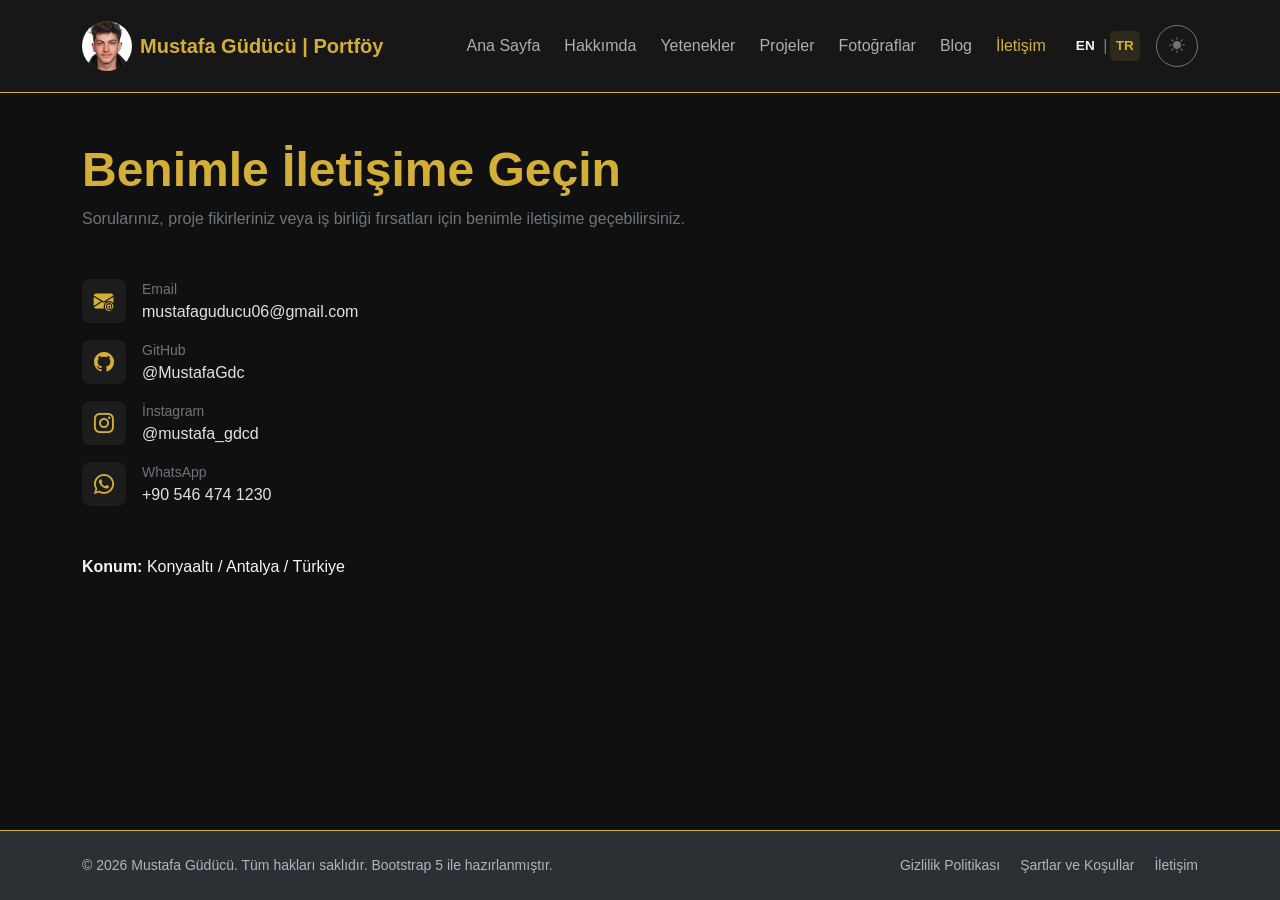
<file: tr-contact.html>
<!DOCTYPE html>
<!DOCTYPE html>

<html data-bs-theme="dark" lang="tr">
<head>
<script>try { document.documentElement.setAttribute('data-bs-theme', localStorage.getItem('portfolio-theme') === 'light' ? 'light' : 'dark'); } catch (_) { document.documentElement.setAttribute('data-bs-theme', 'dark'); }</script>
<meta charset="utf-8"/>
<meta content="width=device-width, initial-scale=1.0" name="viewport"/>
<title>İletişim</title>
<link rel="icon" type="image/png" href="assets/images/favicon-round.png?v=2">
<!-- Bootstrap HTML link -->
<link crossorigin="anonymous" href="https://cdn.jsdelivr.net/npm/bootstrap@5.3.3/dist/css/bootstrap.min.css" integrity="sha384-QWTKZyjpPEjISv5WaRU9OFeRpok6YctnYmDr5pNlyT2bRjXh0JMhjY6hW+ALEwIH" rel="stylesheet"/>
<link href="assets/css/bootstrap.min.css" rel="stylesheet"/>
<link href="https://cdn.jsdelivr.net/npm/bootstrap-icons@1.11.3/font/bootstrap-icons.min.css" rel="stylesheet"/>
<link href="assets/css/style.css" rel="stylesheet"/>
</head>
<body class="d-flex flex-column min-vh-100">
<nav class="navbar navbar-expand-lg bg-body-tertiary sticky-top py-3">
<div class="container">
<a class="navbar-brand d-flex align-items-center gap-2" href="tr-index.html">
<img alt="Logo" class="navbar-profile-photo" height="40" src="resim/images/mustafa.jpg" width="40"/>
<span class="fw-bold tracking-wide">Mustafa Güdücü | Portföy</span>
</a>
<button aria-label="Toggle navigation" class="navbar-toggler" data-bs-target="#navbarNav" data-bs-toggle="collapse" title="Toggle navigation" type="button">
<i class="bi bi-three-dots-vertical mobile-menu-icon" aria-hidden="true"></i>
</button>
<div class="collapse navbar-collapse" id="navbarNav">
<ul class="navbar-nav ms-auto align-items-center gap-2">
<li class="nav-item"><a class="nav-link" href="tr-index.html">Ana Sayfa</a></li>
<li class="nav-item"><a class="nav-link" href="tr-about.html">Hakkımda</a></li>
<li class="nav-item"><a class="nav-link" href="tr-skills.html">Yetenekler</a></li>
<li class="nav-item"><a class="nav-link" href="tr-projects.html">Projeler</a></li>
<li class="nav-item"><a class="nav-link" href="tr-photography.html">Fotoğraflar</a></li>
<li class="nav-item"><a class="nav-link" href="tr-blog.html">Blog</a></li>
<li class="nav-item"><a class="nav-link active" href="tr-contact.html">İletişim</a></li>
<li class="nav-item ms-lg-2"><div aria-label="Language / Dil" class="language-switch" role="group"><a aria-label="Switch to English" class="language-en" href="contact.html" lang="en">EN</a><span aria-hidden="true" class="language-divider">|</span><a aria-current="page" aria-label="Türkçeye geç" class="language-tr" href="tr-contact.html" lang="tr">TR</a></div></li><li class="nav-item ms-lg-2">
<button aria-label="Toggle color theme" class="btn btn-outline-secondary theme-toggle-btn" id="themeToggle" title="Toggle color theme" type="button">
<i class="bi bi-sun-fill" id="themeIcon"></i>
</button>
</li>
</ul>
</div>
</div>
</nav>
<main class="container my-5 flex-grow-1">
<div class="mb-5 text-center text-md-start">
<h1 class="display-5 fw-bold accent-heading">Benimle İletişime Geçin</h1>
<p class="text-secondary">  Sorularınız, proje fikirleriniz veya iş birliği fırsatları için benimle iletişime geçebilirsiniz.</p>
</div>
<div class="row g-5">
<div class="col-lg-5">
<div class="d-flex flex-column gap-3">
<a class="text-decoration-none contact-link-row d-flex align-items-center gap-3" href="mailto:mustafaguducu06@gmail.com">
<div class="contact-icon-box shadow-sm">
<i class="bi bi-envelope-at-fill"></i>
</div>
<div>
<span class="text-secondary d-block small">Email</span>
<span class="text-body fw-medium">mustafaguducu06@gmail.com</span>
</div>
</a>
<a class="text-decoration-none contact-link-row d-flex align-items-center gap-3" href="https://github.com/MustafaGdc" rel="noopener noreferrer" target="_blank">
<div class="contact-icon-box shadow-sm">
<i class="bi bi-github"></i>
</div>
<div>
<span class="text-secondary d-block small">GitHub</span>
<span class="text-body fw-medium">@MustafaGdc</span>
</div>
</a>
<a class="text-decoration-none contact-link-row d-flex align-items-center gap-3" href="https://www.instagram.com/mustafa_gdcd/" rel="noopener noreferrer" target="_blank">
<div class="contact-icon-box shadow-sm">
<i class="bi bi-instagram"></i>
</div>
<div>
<span class="text-secondary d-block small">İnstagram</span>
<span class="text-body fw-medium">@mustafa_gdcd</span>
</div>
</a>
<a class="text-decoration-none contact-link-row d-flex align-items-center gap-3" href="https://api.whatsapp.com/send/?phone=905464741230&amp;text&amp;type=phone_number&amp;app_absent=0&amp;utm_source=ig" rel="noopener noreferrer" target="_blank">
<div class="contact-icon-box shadow-sm">
<i class="bi bi-whatsapp"></i>
</div>
<div>
<span class="text-secondary d-block small">WhatsApp</span>
<span class="text-body fw-medium">+90 546 474 1230</span>
</div>
</a>
</div>
</div>
<p>
<strong>Konum:</strong> Konyaaltı / Antalya / Türkiye
</p>
</div></main>
<footer class="bg-body-tertiary py-4 mt-auto">
<div class="container">
<div class="row align-items-center text-body-secondary small">
<div class="col-md-6 text-center text-md-start mb-3 mb-md-0">
                    © 2026 Mustafa Güdücü. Tüm hakları saklıdır. Bootstrap 5 ile hazırlanmıştır.
                </div>
<div class="col-md-6 text-center text-md-end">
<a class="text-decoration-none text-body-secondary me-3" href="#">Gizlilik Politikası</a>
<a class="text-decoration-none text-body-secondary me-3" href="#">Şartlar ve Koşullar</a>
<a class="text-decoration-none text-body-secondary" href="tr-contact.html">İletişim</a>
</div>
</div>
</div>
</footer>
<script crossorigin="anonymous" integrity="sha384-YvpcrYf0tY3lHB60NNkmXc5s9fDVZLESaAA55NDzOxhy9GkcIdslK1eN7N6jIeHz" src="https://cdn.jsdelivr.net/npm/bootstrap@5.3.3/dist/js/bootstrap.bundle.min.js"></script>
<script src="assets/js/main.js"></script>
<!--A JavaScript structure that manages the submission of the contact form and provides feedback to the user without refreshing the page.-->
<script src="assets/js/theme.js"></script>
</body>
</html>
</file>
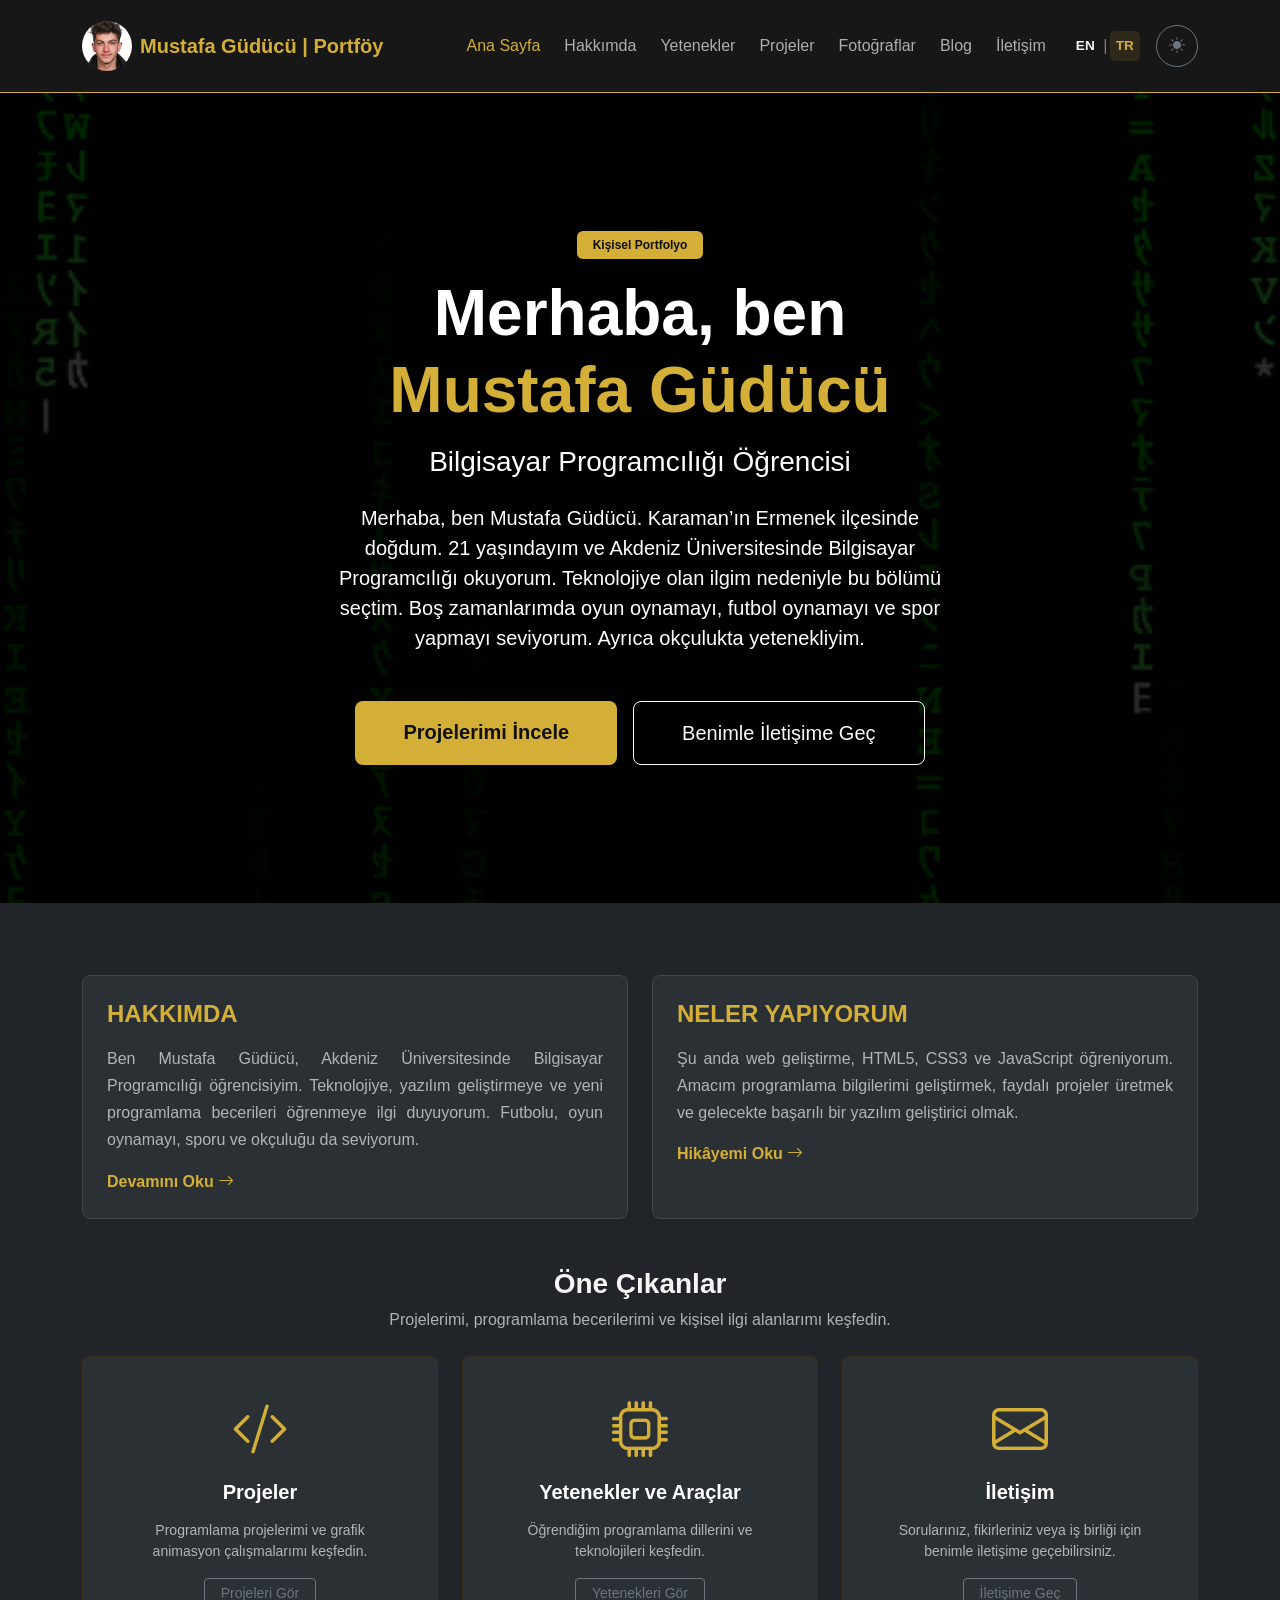
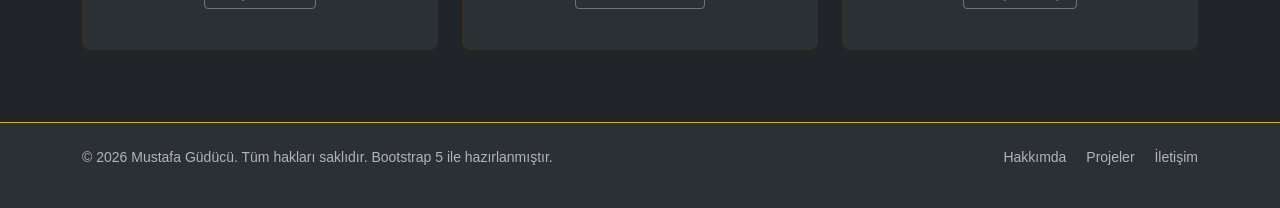
<file: tr-index.html>
<!DOCTYPE html>
<!DOCTYPE html>

<html data-bs-theme="dark" lang="tr">
<head>
<script>try { document.documentElement.setAttribute('data-bs-theme', localStorage.getItem('portfolio-theme') === 'light' ? 'light' : 'dark'); } catch (_) { document.documentElement.setAttribute('data-bs-theme', 'dark'); }</script>
<meta charset="utf-8"/>
<meta content="width=device-width, initial-scale=1.0" name="viewport"/>
<title>Mustafa Güdücü | Kişisel Web Sitesi</title>
<meta content="Mustafa Güdücü’nün kişisel portfolyosu. Bilgisayar Programcılığı, yetenekler, projeler ve ilgi alanları." name="description"/>
<!--favicon-->
<link rel="icon" type="image/png" href="assets/images/favicon-round.png?v=2">
<!--bootstrap manuel-->
<link href="assets/css/bootstrap.min.css" rel="stylesheet"/>
<!--bootstrap icons-->
<link href="https://cdn.jsdelivr.net/npm/bootstrap-icons@1.11.3/font/bootstrap-icons.min.css" rel="stylesheet"/>
<!--css manuel-->
<link href="assets/css/style.css" rel="stylesheet"/>
<!-- Page-specific styles moved to assets/css/style.css -->
</head>
<body class="d-flex flex-column min-vh-100">
<nav class="navbar navbar-expand-lg bg-body-tertiary sticky-top py-3">
<div class="container">
<a class="navbar-brand d-flex align-items-center gap-2" href="tr-index.html">
<img alt="Logo" class="d-inline-block align-text-top navbar-profile-photo" height="40" src="resim/images/mustafa.jpg" width="40"/>
<span class="fw-bold tracking-wide">Mustafa Güdücü | Portföy</span>
</a>
<button aria-label="Toggle navigation" class="navbar-toggler" data-bs-target="#navbarNav" data-bs-toggle="collapse" title="Toggle navigation" type="button">
<i class="bi bi-three-dots-vertical mobile-menu-icon" aria-hidden="true"></i>
</button>
<div class="collapse navbar-collapse" id="navbarNav">
<ul class="navbar-nav ms-auto align-items-center gap-2">
<li class="nav-item"><a class="nav-link active" href="tr-index.html">Ana Sayfa</a></li>
<li class="nav-item"><a class="nav-link" href="tr-about.html">Hakkımda</a></li>
<li class="nav-item"><a class="nav-link" href="tr-skills.html">Yetenekler</a></li>
<li class="nav-item"><a class="nav-link" href="tr-projects.html">Projeler</a></li>
<li class="nav-item"><a class="nav-link" href="tr-photography.html">Fotoğraflar</a></li>
<li class="nav-item"><a class="nav-link" href="tr-blog.html">Blog</a></li>
<li class="nav-item"><a class="nav-link" href="tr-contact.html">İletişim</a></li>
<li class="nav-item ms-lg-2"><div aria-label="Language / Dil" class="language-switch" role="group"><a aria-label="Switch to English" class="language-en" href="index.html" lang="en">EN</a><span aria-hidden="true" class="language-divider">|</span><a aria-current="page" aria-label="Türkçeye geç" class="language-tr" href="tr-index.html" lang="tr">TR</a></div></li><li class="nav-item ms-lg-2">
<button aria-label="Toggle color theme" class="btn btn-outline-secondary theme-toggle-btn" id="themeToggle" title="Toggle color theme" type="button">
<i class="bi bi-sun-fill" id="themeIcon"></i>
</button>
</li>
</ul>
</div>
</div>
</nav>
<section class="hero-section text-white">
<div class="container">
<div class="row">
<div class="col-lg-8 col-xl-7 mx-auto text-center">
<span class="badge text-bg-warning mb-3 px-3 py-2 text-white hero-badge">Kişisel Portfolyo</span>
<h1 class="display-3 fw-bold mb-3">Merhaba, ben <span class="hero-name-accent">Mustafa Güdücü</span></h1>
<h3 class="mb-4">Bilgisayar Programcılığı Öğrencisi</h3>
<p class="lead mb-5 text-white-50">
                       Merhaba, ben Mustafa Güdücü. Karaman’ın Ermenek ilçesinde doğdum. 21 yaşındayım ve Akdeniz Üniversitesinde Bilgisayar Programcılığı okuyorum. Teknolojiye olan ilgim nedeniyle bu bölümü seçtim. Boş zamanlarımda oyun oynamayı, futbol oynamayı ve spor yapmayı seviyorum. Ayrıca okçulukta yetenekliyim.
                    </p>
<div class="d-flex gap-3 justify-content-center">
<a class="btn btn-accent btn-lg px-5 py-3" href="tr-projects.html">Projelerimi İncele</a>
<a class="btn btn-outline-light btn-lg px-5 py-3" href="tr-contact.html">Benimle İletişime Geç</a>
</div>
</div>
</div>
</div>
</section>
<main class="py-5 bg-body">
<div class="container my-4">
<div class="row g-4 mb-5">
<div class="col-md-6">
<div class="h-100 p-4 bg-body-tertiary rounded-3 border border-secondary-subtle">
<h2 class="h4 fw-bold text-uppercase mb-3 summary-heading">Hakkımda</h2>
<p class="text-body-secondary mb-3 summary-text">
                           
Ben Mustafa Güdücü, Akdeniz Üniversitesinde Bilgisayar Programcılığı öğrencisiyim. Teknolojiye, yazılım geliştirmeye ve yeni programlama becerileri öğrenmeye ilgi duyuyorum. Futbolu, oyun oynamayı, sporu ve okçuluğu da seviyorum.

                        </p>
<a class="text-decoration-none fw-semibold summary-link" href="tr-about.html">Devamını Oku <i class="bi bi-arrow-right"></i></a>
</div>
</div>
<div class="col-md-6">
<div class="h-100 p-4 bg-body-tertiary rounded-3 border border-secondary-subtle">
<h2 class="h4 fw-bold text-uppercase mb-3 summary-heading">Neler Yapıyorum</h2>
<p class="text-body-secondary mb-3 summary-text">
                            
Şu anda web geliştirme, HTML5, CSS3 ve JavaScript öğreniyorum. Amacım programlama bilgilerimi geliştirmek, faydalı projeler üretmek ve gelecekte başarılı bir yazılım geliştirici olmak.

                        </p>
<a class="text-decoration-none fw-semibold summary-link" href="tr-about.html">Hikâyemi Oku <i class="bi bi-arrow-right"></i></a>
</div>
</div>
</div>
<div class="text-center mb-4">
<h3 class="fw-bold">Öne Çıkanlar</h3>
<p class="text-body-secondary">Projelerimi, programlama becerilerimi ve kişisel ilgi alanlarımı keşfedin.</p>
</div>
<div class="row g-4">
<div class="col-md-4">
<div class="card h-100 bg-body-tertiary text-center p-4 feature-card rounded-3">
<div class="card-body d-flex flex-column align-items-center">
<i class="bi bi-code-slash display-4 mb-3 feature-icon"></i>
<h4 class="card-title fw-bold h5">Projeler</h4>
<p class="card-text text-body-secondary small mt-2">
                                Programlama projelerimi ve grafik animasyon çalışmalarımı keşfedin.
                            </p>
<a class="btn btn-sm btn-outline-secondary mt-auto px-3" href="tr-projects.html">Projeleri Gör</a>
</div>
</div>
</div>
<div class="col-md-4">
<div class="card h-100 bg-body-tertiary text-center p-4 feature-card rounded-3">
<div class="card-body d-flex flex-column align-items-center">
<i class="bi bi-cpu display-4 mb-3 feature-icon"></i>
<h4 class="card-title fw-bold h5">Yetenekler ve Araçlar</h4>
<p class="card-text text-body-secondary small mt-2">
                                Öğrendiğim programlama dillerini ve teknolojileri keşfedin.
                            </p>
<a class="btn btn-sm btn-outline-secondary mt-auto px-3" href="tr-skills.html">Yetenekleri Gör</a>
</div>
</div>
</div>
<div class="col-md-4">
<div class="card h-100 bg-body-tertiary text-center p-4 feature-card rounded-3">
<div class="card-body d-flex flex-column align-items-center">
<i class="bi bi-envelope display-4 mb-3 feature-icon"></i>
<h4 class="card-title fw-bold h5">İletişim</h4>
<p class="card-text text-body-secondary small mt-2">
                                Sorularınız, fikirleriniz veya iş birliği için benimle iletişime geçebilirsiniz.
                            </p>
<a class="btn btn-sm btn-outline-secondary mt-auto px-3" href="tr-contact.html">İletişime Geç</a>
</div>
</div>
</div>
</div>
</div>
</main>
<footer class="bg-body-tertiary py-4 mt-auto">
<div class="container">
<div class="row align-items-center grey-text text-body-secondary small mb-3">
<div class="col-md-6 text-center text-md-start mb-3 mb-md-0">
                    © 2026 Mustafa Güdücü. Tüm hakları saklıdır. Bootstrap 5 ile hazırlanmıştır.
                </div>
<div class="col-md-6 text-center text-md-end">
<a class="text-decoration-none text-body-secondary me-3" href="tr-about.html">Hakkımda</a>
<a class="text-decoration-none text-body-secondary me-3" href="tr-projects.html">Projeler</a>
<a class="text-decoration-none text-body-secondary" href="tr-contact.html">İletişim</a>
</div>
</div>
</div></footer>
<!--bootstrap manuel js-->
<script crossorigin="anonymous" integrity="sha384-YvpcrYf0tY3lHB60NNkmXc5s9fDVZLESaAA55NDzOxhy9GkcIdslK1eN7N6jIeHz" src="https://cdn.jsdelivr.net/npm/bootstrap@5.3.3/dist/js/bootstrap.bundle.min.js"></script>
<script src="assets/js/main.js"></script>
<script src="assets/js/theme.js"></script>
</body>
</html>
</file>
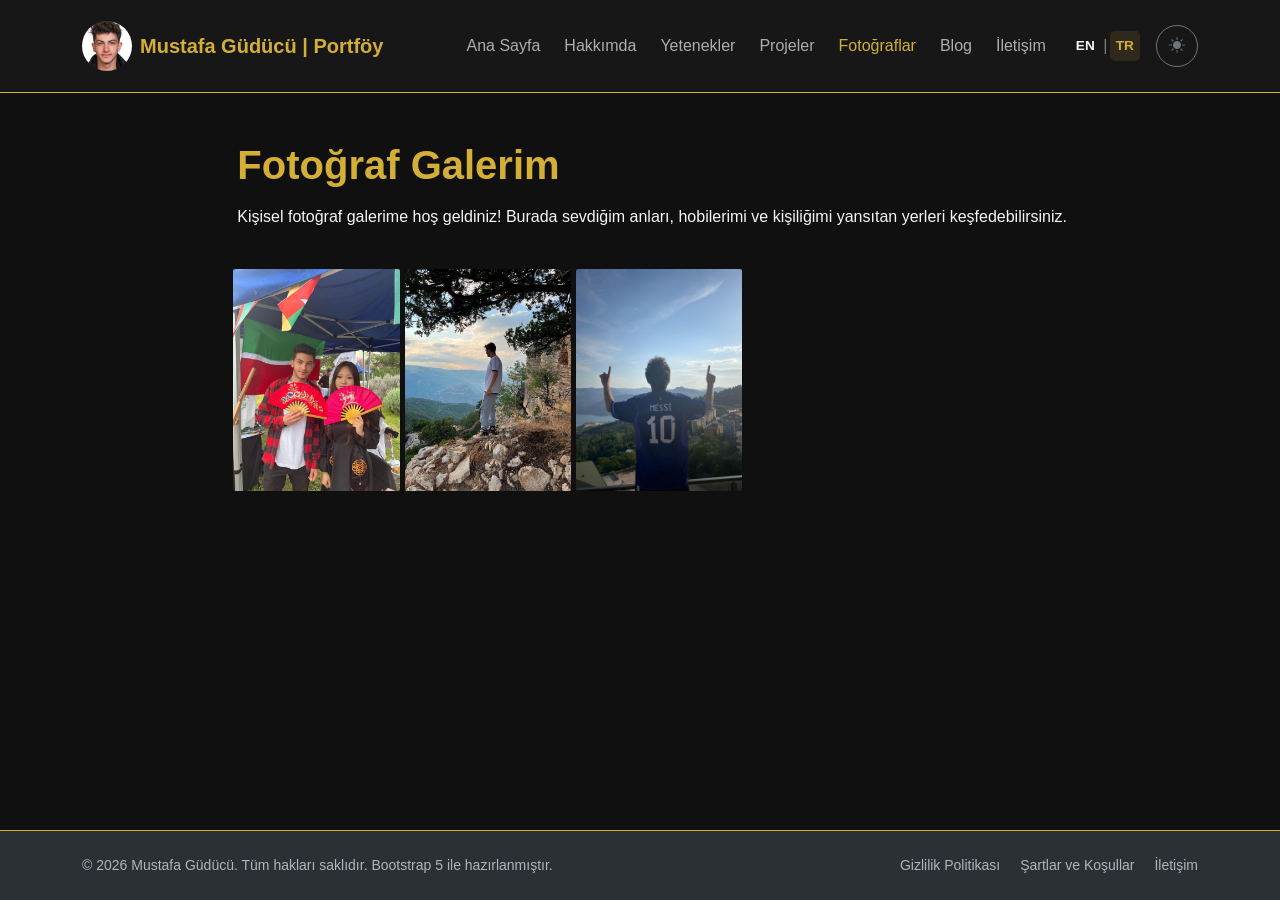
<file: tr-photography.html>
<!DOCTYPE html>
<!DOCTYPE html>

<html data-bs-theme="dark" lang="tr">
<head>
<script>try { document.documentElement.setAttribute('data-bs-theme', localStorage.getItem('portfolio-theme') === 'light' ? 'light' : 'dark'); } catch (_) { document.documentElement.setAttribute('data-bs-theme', 'dark'); }</script>
<meta charset="utf-8"/>
<meta content="width=device-width, initial-scale=1.0" name="viewport"/>
<title>Galerim | Mustafa Güdücü</title>
<!--favicon-->
<link rel="icon" type="image/png" href="assets/images/favicon-round.png?v=2">
<!-- Bootstrap CSS link -->
<link crossorigin="anonymous" href="https://cdn.jsdelivr.net/npm/bootstrap@5.3.3/dist/css/bootstrap.min.css" integrity="sha384-QWTKZyjpPEjISv5WaRU9OFeRpok6YctnYmDr5pNlyT2bRjXh0JMhjY6hW+ALEwIH" rel="stylesheet"/>
<link href="assets/css/bootstrap.min.css" rel="stylesheet"/>
<link href="https://cdn.jsdelivr.net/npm/bootstrap-icons@1.11.3/font/bootstrap-icons.min.css" rel="stylesheet"/> <!--Bootstrap Icons link -->
<link href="assets/css/style.css" rel="stylesheet"/>
<!-- Page-specific styles moved to assets/css/style.css -->
<style>
        .photography-gallery .gallery-card:nth-child(n+4) {
            display: none;
        }
    </style>
</head>
<meta content="Mustafa Güdücü’nün kişisel portfolyosu. Bilgisayar Programcılığı, yetenekler, projeler ve ilgi alanları." name="description"/>
<body class="d-flex flex-column min-vh-100">
<nav class="navbar navbar-expand-lg bg-body-tertiary sticky-top py-3">
<div class="container">
<a class="navbar-brand d-flex align-items-center gap-2" href="tr-index.html">
<img alt="Logo" class="navbar-profile-photo" height="40" src="resim/images/mustafa.jpg" width="40"/>
<span class="fw-bold tracking-wide">Mustafa Güdücü | Portföy</span>
</a>
<button aria-label="Toggle navigation" class="navbar-toggler" data-bs-target="#navbarNav" data-bs-toggle="collapse" title="Toggle navigation" type="button">
<i class="bi bi-three-dots-vertical mobile-menu-icon" aria-hidden="true"></i>
</button>
<div class="collapse navbar-collapse" id="navbarNav">
<ul class="navbar-nav ms-auto align-items-center gap-2">
<li class="nav-item"><a class="nav-link" href="tr-index.html">Ana Sayfa</a></li>
<li class="nav-item"><a class="nav-link" href="tr-about.html">Hakkımda</a></li>
<li class="nav-item"><a class="nav-link" href="tr-skills.html">Yetenekler</a></li>
<li class="nav-item"><a class="nav-link" href="tr-projects.html">Projeler</a></li>
<li class="nav-item"><a class="nav-link active" href="tr-photography.html">Fotoğraflar</a></li>
<li class="nav-item"><a class="nav-link" href="tr-blog.html">Blog</a></li>
<li class="nav-item"><a class="nav-link" href="tr-contact.html">İletişim</a></li>
<li class="nav-item ms-lg-2"><div aria-label="Language / Dil" class="language-switch" role="group"><a aria-label="Switch to English" class="language-en" href="photography.html" lang="en">EN</a><span aria-hidden="true" class="language-divider">|</span><a aria-current="page" aria-label="Türkçeye geç" class="language-tr" href="tr-photography.html" lang="tr">TR</a></div></li><li class="nav-item ms-lg-2">
<button aria-label="Toggle color theme" class="btn btn-outline-secondary theme-toggle-btn" id="themeToggle" title="Toggle color theme" type="button">
<i class="bi bi-sun-fill" id="themeIcon"></i>
</button>
</li>
</ul>
</div>
</div>
</nav>
<main class="container-fluid px-4 my-5 flex-grow-1">
<div class="row">
<div class="col-12 col-md-3 col-xl-2 mb-4">
<div class="">
<h5 class="fw-bold mb-3 small text-uppercase tracking-wider archive-heading"></h5>
<ul class="nav flex-column gap-1" id="filterMenu">
<li class="nav-item">
<a class="nav-link active" href="#" onclick="return false;"></a>
</li>
</ul>
</div>
</div>
<div class="col-12 col-md-9 col-xl-10">
<div class="row mb-4 px-1">
<div class="col-12">
<h1 class="display-6 fw-bold mb-1 accent-heading">Fotoğraf Galerim</h1>
<p class="text-secondary small"><p>
  Kişisel fotoğraf galerime hoş geldiniz! Burada sevdiğim anları, hobilerimi ve kişiliğimi yansıtan yerleri keşfedebilirsiniz.
</p></p>
</div>
</div>
<div class="photography-gallery" id="galleryWrapper">
<div class="gallery-card" data-year="2026">
<img alt="Sample photography shot 1" onerror="this.src='assets/images/gallery1.jpg'" src="assets/images/gallery1.jpg"/>
<div class="gallery-overlay">
<div class="overlay-title">Kültüre Merakım</div>
<div class="overlay-meta"> • Kültüre olan merakımı yansıttığını düşünüyorum.</div>
</div>
</div>
<div class="gallery-card" data-year="2026">
<img alt="Sample photography shot 2" onerror="this.src='assets/images/mustafa.jpg'" src="assets/images/gallery2.jpg"/>
<div class="gallery-overlay">
<div class="overlay-title">Doğa Sevgisi</div>
<div class="overlay-meta"> • Doğaya olan sevgimi yansıtıyor</div>
</div>
</div>
<div class="gallery-card" data-year="2026">
<img alt="Sample photography shot 3" onerror="this.src='assets/images/mustafa.jpg'" src="assets/images/gallery3.jpg"/>
<div class="gallery-overlay">
<div class="overlay-title">Spor Sevgim</div>
<div class="overlay-meta"> • Spor sevgimi yansıttığını düşünüyorum.</div>
</div>
</div>
</div>
</div>
</div>
</main>
<footer class="bg-body-tertiary py-4 mt-auto">
<div class="container">
<div class="row align-items-center text-body-secondary small">
<div class="col-md-6 text-center text-md-start mb-3 mb-md-0">
                    © 2026 Mustafa Güdücü. Tüm hakları saklıdır. Bootstrap 5 ile hazırlanmıştır.
                </div>
<div class="col-md-6 text-center text-md-end">
<a class="text-decoration-none text-body-secondary me-3" href="#">Gizlilik Politikası</a>
<a class="text-decoration-none text-body-secondary me-3" href="#">Şartlar ve Koşullar</a>
<a class="text-decoration-none text-body-secondary" href="tr-contact.html">İletişim</a>
</div>
</div>
</div></footer>
<!-- Bootstrap JS Bundle link -->
<script crossorigin="anonymous" integrity="sha384-YvpcrYf0tY3lHB60NNkmXc5s9fDVZLESaAA55NDzOxhy9GkcIdslK1eN7N6jIeHz" src="https://cdn.jsdelivr.net/npm/bootstrap@5.3.3/dist/js/bootstrap.bundle.min.js"></script>
<script src="assets/js/main.js"></script>
<script>
        // Year based Filtering Script
        function filterYear(year, element) {
            // Linklerin aktiflik durumunu değiştir
            const links = document.querySelectorAll('#filterMenu .nav-link');
            links.forEach(link => link.classList.remove('active'));
            element.classList.add('active');

            // Card Filtering
            const cards = document.querySelectorAll('#galleryWrapper .gallery-card');
            cards.forEach(card => {
                if (year === 'all' || card.getAttribute('data-year') === year) {
                    card.classList.remove('d-none');
                } else {
                    card.classList.add('d-none');
                }
            });
        }

        // Switch Theme
        
    </script>
<script src="assets/js/theme.js"></script>
</body>
</html>
</file>
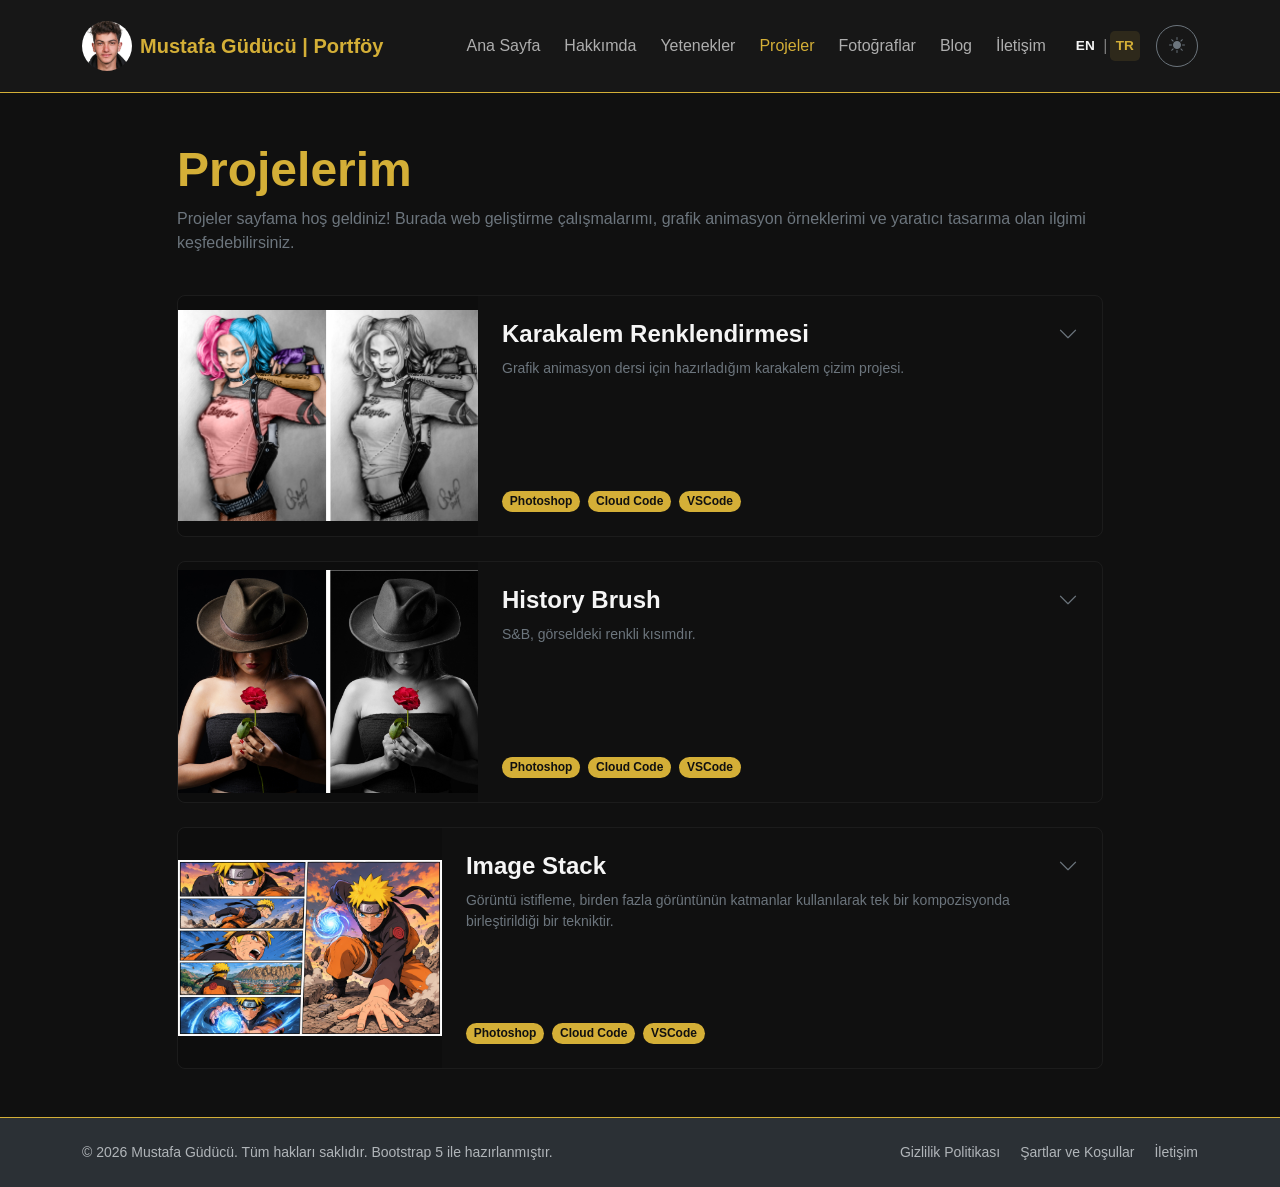
<file: tr-projects.html>
<!DOCTYPE html>
<!DOCTYPE html>

<html data-bs-theme="dark" lang="tr">
<head>
<script>try { document.documentElement.setAttribute('data-bs-theme', localStorage.getItem('portfolio-theme') === 'light' ? 'light' : 'dark'); } catch (_) { document.documentElement.setAttribute('data-bs-theme', 'dark'); }</script>
<meta charset="utf-8"/>
<meta content="width=device-width, initial-scale=1.0" name="viewport"/>
<title>Projelerim | Mustafa Güdücü</title>
<link rel="icon" type="image/png" href="assets/images/favicon-round.png?v=2">
<!-- Bootstrap CSS link -->
<link crossorigin="anonymous" href="https://cdn.jsdelivr.net/npm/bootstrap@5.3.3/dist/css/bootstrap.min.css" integrity="sha384-QWTKZyjpPEjISv5WaRU9OFeRpok6YctnYmDr5pNlyT2bRjXh0JMhjY6hW+ALEwIH" rel="stylesheet"/>
<link href="assets/css/bootstrap.min.css" rel="stylesheet"> <!--dosyadan boostrap bağlama-->
<!-- Bootstrap Icons link -->
<link href="https://cdn.jsdelivr.net/npm/bootstrap-icons@1.11.3/font/bootstrap-icons.min.css" rel="stylesheet"/>
<link href="assets/css/style.css" rel="stylesheet"/> <!--External CSS-->
<!-- Page-specific styles moved to assets/css/style.css -->
</link></head>
<meta content="Mustafa Güdücü’nün kişisel portfolyosu. Bilgisayar Programcılığı, yetenekler, projeler ve ilgi alanları." name="description"/>
<body class="d-flex flex-column min-vh-100">
<nav class="navbar navbar-expand-lg bg-body-tertiary sticky-top py-3">
<div class="container">
<a class="navbar-brand d-flex align-items-center gap-2" href="tr-index.html">
<img alt="Logo" class="navbar-profile-photo" height="40" src="resim/images/mustafa.jpg" width="40"/>
<span class="fw-bold tracking-wide">Mustafa Güdücü | Portföy</span>
</a>
<button aria-label="Toggle navigation" class="navbar-toggler" data-bs-target="#navbarNav" data-bs-toggle="collapse" title="Toggle navigation" type="button">
<i class="bi bi-three-dots-vertical mobile-menu-icon" aria-hidden="true"></i>
</button>
<div class="collapse navbar-collapse" id="navbarNav">
<ul class="navbar-nav ms-auto align-items-center gap-2">
<li class="nav-item">
<a class="nav-link" href="tr-index.html">Ana Sayfa</a>
</li>
<li class="nav-item">
<a class="nav-link" href="tr-about.html">Hakkımda</a>
</li>
<li class="nav-item">
<a class="nav-link" href="tr-skills.html">Yetenekler</a>
</li>
<li class="nav-item">
<a class="nav-link active" href="tr-projects.html">Projeler</a>
</li>
<li class="nav-item">
<a class="nav-link" href="tr-photography.html">Fotoğraflar</a>
</li>
<li class="nav-item">
<a class="nav-link" href="tr-blog.html">Blog</a>
</li>
<li class="nav-item">
<a class="nav-link" href="tr-contact.html">İletişim</a>
</li>
<li class="nav-item ms-lg-2"><div aria-label="Language / Dil" class="language-switch" role="group"><a aria-label="Switch to English" class="language-en" href="projects.html" lang="en">EN</a><span aria-hidden="true" class="language-divider">|</span><a aria-current="page" aria-label="Türkçeye geç" class="language-tr" href="tr-projects.html" lang="tr">TR</a></div></li><li class="nav-item ms-lg-2">
<button aria-label="Toggle color theme" class="btn btn-outline-secondary theme-toggle-btn" id="themeToggle" title="Toggle color theme" type="button">
<i class="bi bi-sun-fill" id="themeIcon"></i>
</button>
</li>
</ul>
</div>
</div>
</nav>
<main class="container my-5 flex-grow-1 projects-page">
<div class="row mb-4">
<div class="col-12 text-center text-lg-start">
<h1 class="display-5 fw-bold accent-heading">Projelerim</h1>
<p class="text-secondary">Projeler sayfama hoş geldiniz! Burada web geliştirme çalışmalarımı, grafik animasyon örneklerimi ve yaratıcı tasarıma olan ilgimi keşfedebilirsiniz.</p>
</div>
</div>
<div class="d-flex flex-column gap-4">
<div class="card-wrapper">
<div aria-controls="project1Collapse" class="project-card d-flex flex-column flex-md-row align-items-stretch" data-bs-target="#project1Collapse" data-bs-toggle="collapse" role="button" tabindex="0">
<div class="project-img-wrapper">
<img alt="Project preview" data-height="500" data-width="800" src="resim/images/KKR.png"/>
</div>
<div class="p-4 flex-grow-1 d-flex flex-column justify-content-between">
<div>
<div class="d-flex justify-content-between align-items-start mb-2">
<h3 class="h4 fw-bold mb-0">Karakalem Renklendirmesi</h3>
<i class="bi bi-chevron-down text-secondary toggle-icon fs-5"></i>
</div>
<p class="text-secondary small mb-3">Grafik animasyon dersi için hazırladığım karakalem çizim projesi.</p>
</div>
<div class="d-flex flex-wrap gap-2">
<span class="badge bg-secondary-subtle text-secondary-emphasis rounded-pill">Photoshop</span>
<span class="badge bg-secondary-subtle text-secondary-emphasis rounded-pill">Cloud Code</span>
<span class="badge bg-secondary-subtle text-secondary-emphasis rounded-pill">VSCode</span>
</div>
</div>
</div>
<div class="collapse" id="project1Collapse">
<div class="project-details p-4 rounded-bottom">
<h2 class="border-bottom pb-2 mb-3">Karakalem Renklendirme</h2>
<p class="text-secondary">Siyah beyaz bir karakalem çizimi Photoshop kullanarak renklendirdim.</p>
<ul class="text-secondary mt-3">
</ul>
</div>
</div>
</div>
<div class="card-wrapper">
<div aria-controls="project2Collapse" class="project-card d-flex flex-column flex-md-row align-items-stretch" data-bs-target="#project2Collapse" data-bs-toggle="collapse" role="button" tabindex="0">
<div class="project-img-wrapper">
<img alt="Project preview" data-height="500" data-width="800" src="resim/images/HB.jpg"/>
</div>
<div class="p-4 flex-grow-1 d-flex flex-column justify-content-between">
<div>
<div class="d-flex justify-content-between align-items-start mb-2">
<h3 class="h4 fw-bold mb-0">History Brush</h3>
<i class="bi bi-chevron-down text-secondary toggle-icon fs-5"></i>
</div>
<p class="text-secondary small mb-3">S&B, görseldeki renkli kısımdır.</p>
</div>
<div class="d-flex flex-wrap gap-2">
<span class="badge bg-secondary-subtle text-secondary-emphasis rounded-pill">Photoshop</span>
<span class="badge bg-secondary-subtle text-secondary-emphasis rounded-pill">Cloud Code</span>
<span class="badge bg-secondary-subtle text-secondary-emphasis rounded-pill">VSCode</span>
</div>
</div>
</div>
<div class="collapse" id="project2Collapse">
<div class="project-details p-4 rounded-bottom">
<h2 class="border-bottom pb-2 mb-3">History Brush</h2>
<p class="text-secondary">Renkli bir görüntüyü siyah beyaza dönüştürüyor, ardından seçtiğimiz belirli alanların üzerini boyayarak bir "geçmiş fırçası" (history brush) efekti uyguluyor ve böylece orijinal renkleri geri getiriyoruz.</p>
</div>
</div>
</div>
<div class="card-wrapper">
<div aria-controls="project3Collapse" class="project-card d-flex flex-column flex-md-row align-items-stretch" data-bs-target="#project3Collapse" data-bs-toggle="collapse" role="button" tabindex="0">
<div class="project-img-wrapper">
<img alt="Project preview" data-height="500" data-width="800" src="resim/images/IS.png"/>
</div>
<div class="p-4 flex-grow-1 d-flex flex-column justify-content-between">
<div>
<div class="d-flex justify-content-between align-items-start mb-2">
<h3 class="h4 fw-bold mb-0">Image Stack</h3>
<i class="bi bi-chevron-down text-secondary toggle-icon fs-5"></i>
</div>
<p class="text-secondary small mb-3">Görüntü istifleme, birden fazla görüntünün katmanlar kullanılarak tek bir kompozisyonda birleştirildiği bir tekniktir.</p>
</div>
<div class="d-flex flex-wrap gap-2">
<span class="badge bg-secondary-subtle text-secondary-emphasis rounded-pill">Photoshop</span>
<span class="badge bg-secondary-subtle text-secondary-emphasis rounded-pill">Cloud Code</span>
<span class="badge bg-secondary-subtle text-secondary-emphasis rounded-pill">VSCode</span>
</div>
</div>
</div>
<div class="collapse" id="project3Collapse">
<div class="project-details p-4 rounded-bottom">
<h2 class="border-bottom pb-2 mb-3">Image Stack</h2>
<p class="text-secondary">Görüntü İstifleme (Image Stack), birden fazla görseli katmanlar kullanarak tek bir kompozisyonda birleştiren dijital bir düzenleme tekniğidir. Adobe Photoshop'ta yaratıcı tasarımlar ve görsel efektler oluşturmak için sıklıkla kullanılır. Her bir katman; renkler, opaklık ve konumlandırma ayarları değiştirilerek ayrı ayrı düzenlenebilir. Bu teknik, tasarımcıların profesyonel ve görsel açıdan etkileyici görüntüler ortaya çıkarmasına olanak tanır.</p>
</div>
</div>
</div>
</div>
</main>
<footer class="bg-body-tertiary py-4 mt-auto">
<div class="container">
<div class="row align-items-center text-body-secondary small">
<div class="col-md-6 text-center text-md-start mb-3 mb-md-0">
            © 2026 Mustafa Güdücü. Tüm hakları saklıdır. Bootstrap 5 ile hazırlanmıştır.
          </div>
<div class="col-md-6 text-center text-md-end">
<a class="text-decoration-none text-body-secondary me-3" href="#">Gizlilik Politikası</a>
<a class="text-decoration-none text-body-secondary me-3" href="#">Şartlar ve Koşullar</a>
<a class="text-decoration-none text-body-secondary" href="tr-contact.html">İletişim</a>
</div>
</div>
</div>
</footer>
<script crossorigin="anonymous" integrity="sha384-YvpcrYf0tY3lHB60NNkmXc5s9fDVZLESaAA55NDzOxhy9GkcIdslK1eN7N6jIeHz" src="https://cdn.jsdelivr.net/npm/bootstrap@5.3.3/dist/js/bootstrap.bundle.min.js"></script>
<script>
      
      //tema değiştirme
      
    </script>
<script src="assets/js/main.js"></script>
<script src="assets/js/theme.js"></script>
</body>
</html>
</file>
<file: assets/css/style.css>
/* ==========================================================================
   CUSTOM PORTFOLIO TEMPLATE STYLES (Bootstrap 5 Accent)
   ========================================================================== */

/* Renk Değişkenleri (Global Variables) */
:root {
    --accent-color: #D4AF37;       /* İmza rengimiz: Canlı Turuncu */
    --accent-hover: #B8962E;       /* Koyu Turuncu (Hover durumları için) */
    --transition-speed: 0.3s;      /* Akıcı geçiş animasyon hızı */
}

/* Genel Seçiciler & Yumuşak Kaydırma */
html {
    scroll-behavior: smooth;
}

body {
    font-family: 'Segoe UI', Tahoma, Geneva, Verdana, sans-serif;
    transition: background-color var(--transition-speed) ease, color var(--transition-speed) ease;
}

/* Navbar Özelleştirmeleri */
.navbar-brand img {
    transition: transform var(--transition-speed) ease;
}
.navbar-brand:hover img {
    transform: scale(1.05);
}

.nav-link {
    font-weight: 500;
    transition: color var(--transition-speed) ease;
}

/* Aktif sayfa linki ve hover durumunda turuncu parlaması */
.nav-link:hover, 
.nav-link.active {
    color: var(--accent-color) !important;
}

/* Turuncu Buton Sınıfımız (Bootstrap Butonlarını Ezmeden Ekstra Güç) */
.btn-accent {
    background-color: var(--accent-color);
    color: #ffffff;
    border: none;
    font-weight: 600;
    transition: all var(--transition-speed) ease;
}

.btn-accent:hover {
    background-color: var(--accent-hover);
    color: #ffffff;
    transform: translateY(-2px);
    box-shadow: 0 4px 15px rgba(255, 48, 48, 0.3);
}

.btn-outline-accent {
    border: 2px solid var(--accent-color);
    color: var(--accent-color);
    background: transparent;
    font-weight: 600;
    transition: all var(--transition-speed) ease;
}

.btn-outline-accent:hover {
    background-color: var(--accent-color);
    color: #ffffff;
    transform: translateY(-2px);
}

/* Hero Alanı (Giriş Ekranı) Tasarımı */
.hero-section {
    min-height: 85vh;
    display: flex;
    align-items: center;
}

.hero-img {
    max-height: 450px;
    object-fit: contain;
    filter: drop-shadow(0 10px 20px rgba(0, 0, 0, 0.15));
}

/* Fotoğraf Galerisi (Photography) İçin Masonry/Grid Temeli */
.gallery-item {
    overflow: hidden;
    position: relative;
    border-radius: 8px;
    cursor: pointer;
    box-shadow: 0 4px 10px rgba(0,0,0,0.1);
    transition: transform var(--transition-speed) ease;
}

.gallery-item img {
    transition: transform 0.5s ease;
    width: 100%;
    height: auto;
    display: block;
}

.gallery-item:hover img {
    transform: scale(1.08);
}

/* Footer Alt Çizgi Ayarı */
footer {
    border-top: 1px solid rgba(120, 120, 120, 0.15);
}

/* Tema Değiştirici Buton (Floating Toggle) Stili */
.theme-toggle-btn {
    cursor: pointer;
    padding: 8px 12px;
    border-radius: 50px;
    transition: all var(--transition-speed) ease;
}

.hero-badge {
    background-color: var(--accent-color) !important;
}

.hero-name-accent,
.summary-heading,
.summary-link,
.feature-icon {
    color: var(--accent-color);
}

.summary-text {
    text-align: justify;
    line-height: 1.7;
}

.accent-heading {
    color: var(--accent-color);
}

.projects-page {
    max-width: 950px;
}

.about-section {
    max-width: 900px;
}

.blog-page {
    max-width: 800px;
}

.blog-save-btn,
.contact-submit-btn {
    background-color: var(--accent-color);
    border: none;
}

.photography-sidebar {
    top: 100px;
}

.archive-heading,
.section-heading {
    color: var(--accent-color);
}

.skills-page {
    max-width: 1000px;
}

.cert-modal-image {
    max-height: 75vh;
    width: auto;
}


/*Galeri formatı*/

/* ==========================================================================
   NOAH KALINA STYLE COMPACT MASONRY GALLERY (8-sütun)
   ========================================================================== */

.photography-gallery {
    /* Büyük ekranlarda 8 sütunlu kompakt düzen */
    column-count: 5;
    column-gap: 5px; /* İkonik sıkı görünüm için dar yatay boşluk */
    width: 100%;
}

.gallery-card {
    background-color: transparent;
    break-inside: avoid; /* Sütun geçişlerinde resmin kesilmesini önler */
    margin-bottom: 5px; /* Sıkı görünüm için dar dikey boşluk */
    overflow: hidden;
    border-radius: 5px; /* Tam referanstaki gibi keskin ve minimal kenarlar */
    cursor: pointer;
}

.gallery-card img {
    width: 100%;
    height: auto; /* Orijinal en-boy oranını milimetrik korur */
    display: block;
    object-fit: cover;
    transition: filter var(--transition-speed) ease;
}

/* Hover Durumu: Resmi büyütmeden, sadece hafifçe aydınlatarak şık bir odaklanma sağlar */
.gallery-card:hover img {
    filter: brightness(1.2);
}

/* Farklı Ekran Genişliklerine Göre Sütun Sayısı Yönetimi (Responsive) */
@media (max-width: 1600px) {
    .photography-gallery {
        column-count: 6;
    }
}

@media (max-width: 1200px) {
    .photography-gallery {
        column-count: 5;
    }
}

@media (max-width: 992px) {
    .photography-gallery {
        column-count: 4;
    }
}

@media (max-width: 768px) {
    .photography-gallery {
        column-count: 3;
    }
}

@media (max-width: 480px) {
    .photography-gallery {
        column-count: 2; /* Mobilde bile şık durması için yan yana 2 kare */
    }
}


/* ========================================================================== */
/* about.html — extracted embedded styles (originally inside <style> in about.html) */
/* ========================================================================== */
/* Bu sayfaya özel okunurluğu artıran ince ayarlar */
.about-section h2 {
    font-size: 1.75rem;
    letter-spacing: 1px;
    font-weight: 700;
}
.about-section p {
    line-height: 1.8;
    text-align: justify;
    font-weight: 400;
}
.about-divider {
    border-top: 1px solid rgb(255, 255, 255, 0.15);
    margin: 2.5rem 0;
}
[data-bs-theme="light"] .about-divider {
    border-top: 1px solid rgba(0, 0, 0, 0.15);
}

/* Sosyal medya ikonları hover efekti (tekrar eden kurallar burada merkezi hale getirildi) */
.bi { transition: color 0.3s ease; }
.gap-4 a:hover { color: var(--accent-color) !important; }


/* ========================================================================== */
/* index.html — extracted embedded styles (originally inside <style> in index.html) */
/* ========================================================================== */
/* --- ANA SAYFA (HERO) ÖZEL STİLLERİ --- */
.hero-section {
    min-height: calc(100vh - 90px); /* Navbar yüksekliğini çıkar */
    background-image: url('https://images.unsplash.com/photo-1516321497487-e288fb19713f?auto=format&fit=crop&w=1600&q=80');
    background-size: cover;
    background-position: center center;
    background-repeat: no-repeat;
    position: relative;
    display: flex;
    align-items: center;
}

/* Arka plan karartma overlay'i (Abartmadan) */
.hero-section::before {
    content: "";
    position: absolute;
    top: 0;
    left: 0;
    width: 100%;
    height: 100%;
    background-color: rgba(0, 0, 0, 0.45); /* Karartma oranı (0.0 - 1.0) */
    z-index: 1;
}

/* Yazıları overlay'in önüne çıkarma */
.hero-section .container {
    position: relative;
    z-index: 2; /* Arka plan karartmasının önünde */
}

/* Yazı renklerini beyazlatma */
.hero-section h1,
.hero-section h3,
.hero-section p.lead {
    color: #ffffff !important;
}

.hero-section p.lead {
    text-shadow: 0 2px 4px rgba(0,0,0,0.5); /* Okunabilirlik için hafif gölge */
}

/* --- YENİ EKLENEN BÖLÜM STİLLERİ --- */
.feature-card {
    transition: transform 0.3s ease, box-shadow 0.3s ease;
    border: 1px solid rgba(216, 4, 4, 0.08);
}
.feature-card:hover {
    transform: translateY(-5px);
    box-shadow: 0 10px 20px rgba(0, 0, 0, 0.2);
    border-color: var(--accent-color);
}
[data-bs-theme="light"] .feature-card {
    border: 1px solid rgba(0, 0, 0, 0.08);
}

/* Alt kısımlar için ikon hover merkezi kuralları */
.footer .bi:hover {
    color: var(--accent-color) !important;
}


/* ========================================================================== */
/* skills.html — extracted embedded styles (originally inside <style> in skills.html) */
/* ========================================================================== */
/* Modern Bölüm Ayırıcıları */
.skills-divider {
    border-top: 1px solid rgba(255, 255, 255, 0.1);
    margin: 4rem 0;
}
[data-bs-theme="light"] .skills-divider {
    border-top: 1px solid rgba(0, 0, 0, 0.1);
}

/* Teknolojik Kart Tasarımları */
.tech-card {
    background-color: var(--bs-body-tertiary);
    border: 1px solid rgba(255, 255, 255, 0.05);
    border-radius: 12px;
    padding: 1.25rem;
    display: flex;
    align-items: center;
    gap: 1rem;
    transition: transform 0.2s ease, border-color 0.2s ease, box-shadow 0.2s ease;
}
[data-bs-theme="light"] .tech-card {
    border: 1px solid rgba(0, 0, 0, 0.05);
}
.tech-card:hover {
    transform: translateY(-4px);
    border-color: var(--accent-color);
    box-shadow: 0 8px 20px rgba(0, 0, 0, 0.2);
}
.tech-icon-wrapper {
    width: 48px;
    height: 48px;
    display: flex;
    align-items: center;
    justify-content: center;
    border-radius: 8px;
    background-color: rgba(255, 255, 255, 0.03);
    padding: 10px;
}
[data-bs-theme="light"] .tech-icon-wrapper {
    background-color: rgba(0, 0, 0, 0.03);
}
.tech-icon-wrapper img {
    width: 100%;
    height: 100%;
    object-fit: contain;
}

/* Sertifika Kartı Stilleri */
.cert-card {
    background-color: var(--bs-body-tertiary);
    border: 1px solid rgba(255, 255, 255, 0.05);
    border-radius: 12px;
    overflow: hidden;
    transition: transform 0.2s ease, border-color 0.2s ease;
    cursor: pointer;
}
[data-bs-theme="light"] .cert-card {
    border: 1px solid rgba(0, 0, 0, 0.05);
}
.cert-card:hover {
    transform: translateY(-4px);
    border-color: var(--accent-color);
}
.cert-img-wrapper {
    height: 160px;
    overflow: hidden;
    background-color: rgba(0, 0, 0, 0.1);
    display: flex;
    align-items: center;
    justify-content: center;
    border-bottom: 1px solid rgba(255, 255, 255, 0.05);
}
[data-bs-theme="light"] .cert-img-wrapper {
    border-bottom: 1px solid rgba(0, 0, 0, 0.05);
}
.cert-img-wrapper img {
    width: 100%;
    height: 100%;
    object-fit: cover;
    transition: transform 0.3s ease;
}
.cert-card:hover .cert-img-wrapper img {
    transform: scale(1.04);
}


/* ========================================================================== */
/* projects.html — extracted embedded styles (originally inside <style> in projects.html) */
/* ========================================================================== */
.project-card {
    background-color: var(--bs-body-tertiary);
    border: 1px solid rgba(255, 255, 255, 0.05);
    border-radius: 8px;
    overflow: hidden;
    transition: transform 0.2s ease, border-color 0.2s ease;
    cursor: pointer;
}

[data-bs-theme="light"] .project-card {
    border: 1px solid rgba(0, 0, 0, 0.05);
}

.project-card:hover {
    transform: translateY(-2px);
    border-color: var(--accent-color);
}

/* Sol Taraftaki Görsel Alanı */
.project-img-wrapper {
    width: 100%;
    height: 240px;
    background-color: rgba(0, 0, 0, 0.2);
    overflow: hidden;
    display: flex;
    align-items: center;
    justify-content: center;
}

@media (min-width: 768px) {
    .project-img-wrapper {
        width: 300px;
        height: 100%;
        min-height: 240px;
    }
}

.project-img-wrapper img {
    width: 100%;
    height: 100%;
    object-fit: cover;
    min-height: 100%;
}

/* collapse açıldığında dönen ok animasyonu */
.toggle-icon {
    transition: transform 0.3s ease;
}
.project-card[aria-expanded="true"] .toggle-icon {
    transform: rotate(180deg);
    color: var(--accent-color) !important;
}

/* Genişleyen detay alanı stili */
.project-details {
    background-color: rgba(0, 0, 0, 0.15);
    border-top: 1px solid rgba(255, 255, 255, 0.05);
}
[data-bs-theme="light"] .project-details {
    background-color: rgba(0, 0, 0, 0.02);
    border-top: 1px solid rgba(0, 0, 0, 0.05);
}


/* ========================================================================== */
/* photography.html — extracted embedded styles (originally inside <style> in photography.html) */
/* ========================================================================== */
.year-sidebar .nav-link {
    color: var(--bs-secondary-color);
    font-weight: 500;
    padding: 8px 16px;
    border-radius: 4px;
    transition: all 0.2s ease;
}
.year-sidebar .nav-link:hover {
    color: var(--accent-color);
    background-color: rgba(255, 107, 0, 0.05);
}
.year-sidebar .nav-link.active {
    color: #ffffff !important;
    background-color: var(--accent-color) !important;
}
[data-bs-theme="light"] .year-sidebar .nav-link.active {
    color: #ffffff !important;
}

/* Fotoğraf Kartı ve Üzerine Gelince Çıkan Açıklama Katmanı */
.gallery-card {
    position: relative;
    background-color: transparent;
    break-inside: avoid;
    margin-bottom: 8px;
    overflow: hidden;
    border-radius: 2px;
    cursor: pointer;
}

.gallery-card img {
    width: 100%;
    height: auto;
    display: block;
    object-fit: cover;
    transition: transform 0.4s ease, filter 0.4s ease;
}

/* Karartma Overlay Katmanı */
.gallery-overlay {
    position: absolute;
    top: 0;
    left: 0;
    width: 100%;
    height: 100%;
    background: rgba(0, 0, 0, 0.75); /* Karartma oranı */
    display: flex;
    flex-direction: column; /* Fixed from flex-column */
    justify-content: flex-end;
    padding: 12px;
    opacity: 0;
    transition: opacity 0.3s ease;
    z-index: 2;
}

/* İmleç üzerine gelince tetiklenenler */
.gallery-card:hover img {
    transform: scale(1.03);
}
.gallery-card:hover .gallery-overlay {
    opacity: 1;
}

/* Yazıların Küçüklüğü ve Tipografisi */
.overlay-title {
    font-size: 0.85rem;
    font-weight: 700;
    color: #ffffff;
    margin-bottom: 2px;
    text-transform: uppercase;
    letter-spacing: 0.5px;
}
.overlay-meta {
    font-size: 0.75rem;
    color: rgba(255, 255, 255, 0.7);
}

/* Filtreleme Geçiş Animasyonu */
.gallery-card.d-none {
    display: none !important;
}


/* ===========================================================================*/
/* blog.html — extracted embedded styles (originally inside <style> in blog.html) */
/* ========================================================================== */
.blog-card {
    background-color: var(--bs-body-tertiary);
    border: 1px solid rgba(255, 255, 255, 0.05);
    border-radius: 8px;
    transition: border-color 0.2s ease;
    position: relative;
}
[data-bs-theme="light"] .blog-card {
    border: 1px solid rgba(0, 0, 0, 0.05);
}
.blog-card:hover {
    border-color: var(--accent-color);
}
.blog-img-wrapper {
    max-height: 400px;
    overflow: hidden;
    border-radius: 4px;
    background-color: rgba(0, 0, 0, 0.1);
}
.blog-img-wrapper img {
    width: 100%;
    height: auto;
    object-fit: cover;
}
.add-post-btn {
    width: 45px;
    height: 45px;
    display: flex;
    align-items: center;
    justify-content: center;
    border-radius: 50%;
    background-color: var(--accent-color);
    color: #ffffff !important;
    border: none;
    transition: transform 0.2s ease;
}
.add-post-btn:hover {
    transform: scale(1.1);
}
.post-menu-btn {
    background: none;
    border: none;
    color: var(--bs-secondary-color);
    padding: 4px 8px;
    border-radius: 4px;
    transition: color 0.2s, background-color 0.2s;
}
.post-menu-btn:hover, .post-menu-btn:focus {
    color: var(--bs-body-color);
    background-color: rgba(255, 255, 255, 0.08);
}
[data-bs-theme="light"] .post-menu-btn:hover {
    background-color: rgba(0, 0, 0, 0.05);
}
.dropdown-menu-end {
    right: 0;
    left: auto;
}


/* ========================================================================== */
/* contact.html — extracted embedded styles (originally inside <style> in contact.html) */
/* ========================================================================== */
.contact-icon-box {
    width: 44px;
    height: 44px;
    display: flex;
    align-items: center;
    justify-content: center;
    border-radius: 8px;
    background-color: rgba(255, 255, 255, 0.05);
    color: var(--accent-color);
    font-size: 1.25rem;
    transition: all 0.2s ease;
}
[data-bs-theme="light"] .contact-icon-box {
    background-color: rgba(0, 0, 0, 0.05);
}
.contact-link-row:hover .contact-icon-box {
    background-color: var(--accent-color);
    color: #ffffff;
    transform: translateY(-2px);
}
.form-control:focus {
    border-color: var(--accent-color);
    box-shadow: 0 0 0 0.25rem rgba(239, 125, 0, 0.25);
}

/* ========================================================================== */
/* End of extracted embedded styles */
/* ========================================================================== */

/* MUSTAFA GÜDÜCÜ - SİYAH & ALTIN TEMA */

:root {
    --bs-primary: #d4af37;
    --bs-primary-rgb: 212, 175, 55;
    --bs-body-bg: #101010;
    --bs-body-color: #F5F5F5;
}

/* Genel sayfa görünümü */
body {
    background-color: #101010;
    color: #F5F5F5;
    font-family: Arial, sans-serif;
}

/* Üst menü */
.navbar {
    background-color: #171717 !important;
    border-bottom: 1px solid #D4AF37;
}

.navbar-brand {
    color: #D4AF37 !important;
}

.navbar .nav-link:hover,
.navbar .nav-link.active {
    color: #D4AF37 !important;
}

/* Ana başlıklar */
h1 span,
.text-primary {
    color: #D4AF37 !important;
}

/* Ana butonlar */
.btn-primary {
    background-color: #D4AF37 !important;
    border-color: #D4AF37 !important;
    color: #101010 !important;
    font-weight: bold;
}

.btn-primary:hover {
    background-color: #B8962E !important;
    border-color: #B8962E !important;
}

/* İkinci buton */
.btn-outline-light:hover {
    background-color: #D4AF37 !important;
    border-color: #D4AF37 !important;
    color: #101010 !important;
}

/* Kartlar */
.card {
    background-color: #1C1C1C;
    border: 1px solid #38301C;
    color: #FFFFFF;
    transition: transform 0.3s ease;
}

.card:hover {
    transform: translateY(-5px);
    border-color: #D4AF37;
}

/* Yetenek çubukları */
.progress-bar {
    background-color: #D4AF37 !important;
}

/* Alt bilgi */
footer {
    background-color: #171717;
    border-top: 1px solid #D4AF37;
}

/* Mobil görünüm */
@media (max-width: 768px) {
    h1 {
        font-size: 2rem;
    }

    .hero-section {
        padding: 70px 15px;
    }
}

/* Gold theme - Bootstrap buttons */

.btn-primary,
.btn-warning,
.bg-primary,
.bg-warning {
    background-color: #D4AF37 !important;
    border-color: #D4AF37 !important;
    color: #101010 !important;
}

.btn-primary:hover,
.btn-warning:hover {
    background-color: #B8962E !important;
    border-color: #B8962E !important;
    color: #101010 !important;
}

/* Gold badges */
.badge.bg-warning,
.badge.bg-primary {
    background-color: #D4AF37 !important;
    color: #101010 !important;
}

/* MUSTAFA GUDUCU - GOLD THEME FIX */

:root {
    --bs-warning: #D4AF37;
    --bs-warning-rgb: 212, 175, 55;
    --bs-primary: #D4AF37;
    --bs-primary-rgb: 212, 175, 55;
}

/* Buttons */
.btn-primary,
.btn-warning,
.btn-orange {
    background-color: #D4AF37 !important;
    border-color: #D4AF37 !important;
    color: #101010 !important;
}

.btn-primary:hover,
.btn-warning:hover,
.btn-orange:hover {
    background-color: #B8962E !important;
    border-color: #B8962E !important;
}

/* Badges */
.badge,
.bg-warning,
.bg-primary {
    background-color: #D4AF37 !important;
    border-color: #D4AF37 !important;
    color: #101010 !important;
}

/* Gold text */
.text-warning,
.text-primary {
    color: #D4AF37 !important;
}

/* Homepage hero background */

.hero-section {
    background-image:
        linear-gradient(
            rgba(0, 0, 0, 0.65),
            rgba(0, 0, 0, 0.75)
        ),
        url("../images/matrix.gif") !important;

    background-size: cover;
    background-position: center;
    background-repeat: no-repeat;
}

/* Shared light/dark palette: overrides legacy fixed dark backgrounds. */
[data-bs-theme="dark"] {
  --bs-body-bg: #101010;
  --bs-body-color: #f5f5f5;
  --bs-tertiary-bg: #171717;
}
[data-bs-theme="light"] {
  --bs-body-bg: #f7f7f4;
  --bs-body-color: #202124;
  --bs-tertiary-bg: #ecebe6;
  --bs-secondary-color: #555b62;
  --bs-secondary-bg: #e9e8e3;
  --bs-border-color: #c9c7c0;
}
[data-bs-theme="dark"] body { background-color: #101010; color: #f5f5f5; }
[data-bs-theme="light"] body { background-color: var(--bs-body-bg); color: var(--bs-body-color); }
[data-bs-theme="light"] .navbar,
[data-bs-theme="light"] footer { background-color: #ecebe6 !important; }
[data-bs-theme="light"] .card { background-color: #fff; color: #202124; border-color: #d7d4c9; }
[data-bs-theme="light"] .card:hover { border-color: #d4af37; }
[data-bs-theme="light"] .navbar .nav-link { color: #33383c; }
[data-bs-theme="light"] .navbar .nav-link.active,
[data-bs-theme="light"] .navbar .nav-link:hover { color: #96731b !important; }
[data-bs-theme="light"] .text-white-50:not(.hero-section *) { color: #60646a !important; }
/* The hero image intentionally retains its dark overlay for legible white text. */

/* Unified black and gold accents for all pages */
:root, [data-bs-theme="dark"], [data-bs-theme="light"] {
  --accent-color: #D4AF37;
  --accent-hover: #B8962E;
  --bs-warning: #D4AF37;
  --bs-warning-rgb: 212, 175, 55;
  --bs-primary: #D4AF37;
  --bs-primary-rgb: 212, 175, 55;
  --bs-link-color: #D4AF37;
  --bs-link-hover-color: #B8962E;
}
.text-bg-warning, .text-bg-primary { background-color: #D4AF37 !important; color: #101010 !important; }
.btn-accent, .btn-orange, .btn-warning, .btn-primary { background-color: #D4AF37 !important; border-color: #D4AF37 !important; color: #101010 !important; }
.btn-accent:hover, .btn-orange:hover, .btn-warning:hover, .btn-primary:hover { background-color: #B8962E !important; border-color: #B8962E !important; color: #101010 !important; }
.progress-bar.bg-warning { background-color: #D4AF37 !important; }

/* Circular profile photo in the navigation bar across all pages */
.navbar .navbar-profile-photo {
  width: 50px;
  height: 50px;
  border-radius: 50%;
  object-fit: cover;
  object-position: center;
  flex-shrink: 0;
}

/* Turkish / English navigation */
.language-switch { display: inline-flex; align-items: center; gap: .15rem; white-space: nowrap; }
.language-switch a { color: var(--bs-body-color); text-decoration: none; font-weight: 700; font-size: .85rem; padding: .3rem .38rem; border-radius: .3rem; }
.language-switch a[aria-current="page"] { color: #d4af37; background: rgba(212,175,55,.12); }
.language-switch a:hover, .language-switch a:focus-visible { color: #d4af37; }
.language-switch .language-divider { opacity: .45; }

/* Mobile navbar icon: gold vertical three dots */
.navbar-toggler .mobile-menu-icon {
    color: #D4AF37;
    font-size: 1.5rem;
    line-height: 1;
    display: inline-block;
}

/* Mobile menu: remove only the border/frame around the three-dot button */
@media (max-width: 991.98px) {
  .navbar .navbar-toggler:has(.mobile-menu-icon),
  .navbar .navbar-toggler:has(.mobile-menu-icon):focus,
  .navbar .navbar-toggler:has(.mobile-menu-icon):active {
    border: none !important;
    background: transparent !important;
    box-shadow: none !important;
    outline: none;
  }
}
</file>
